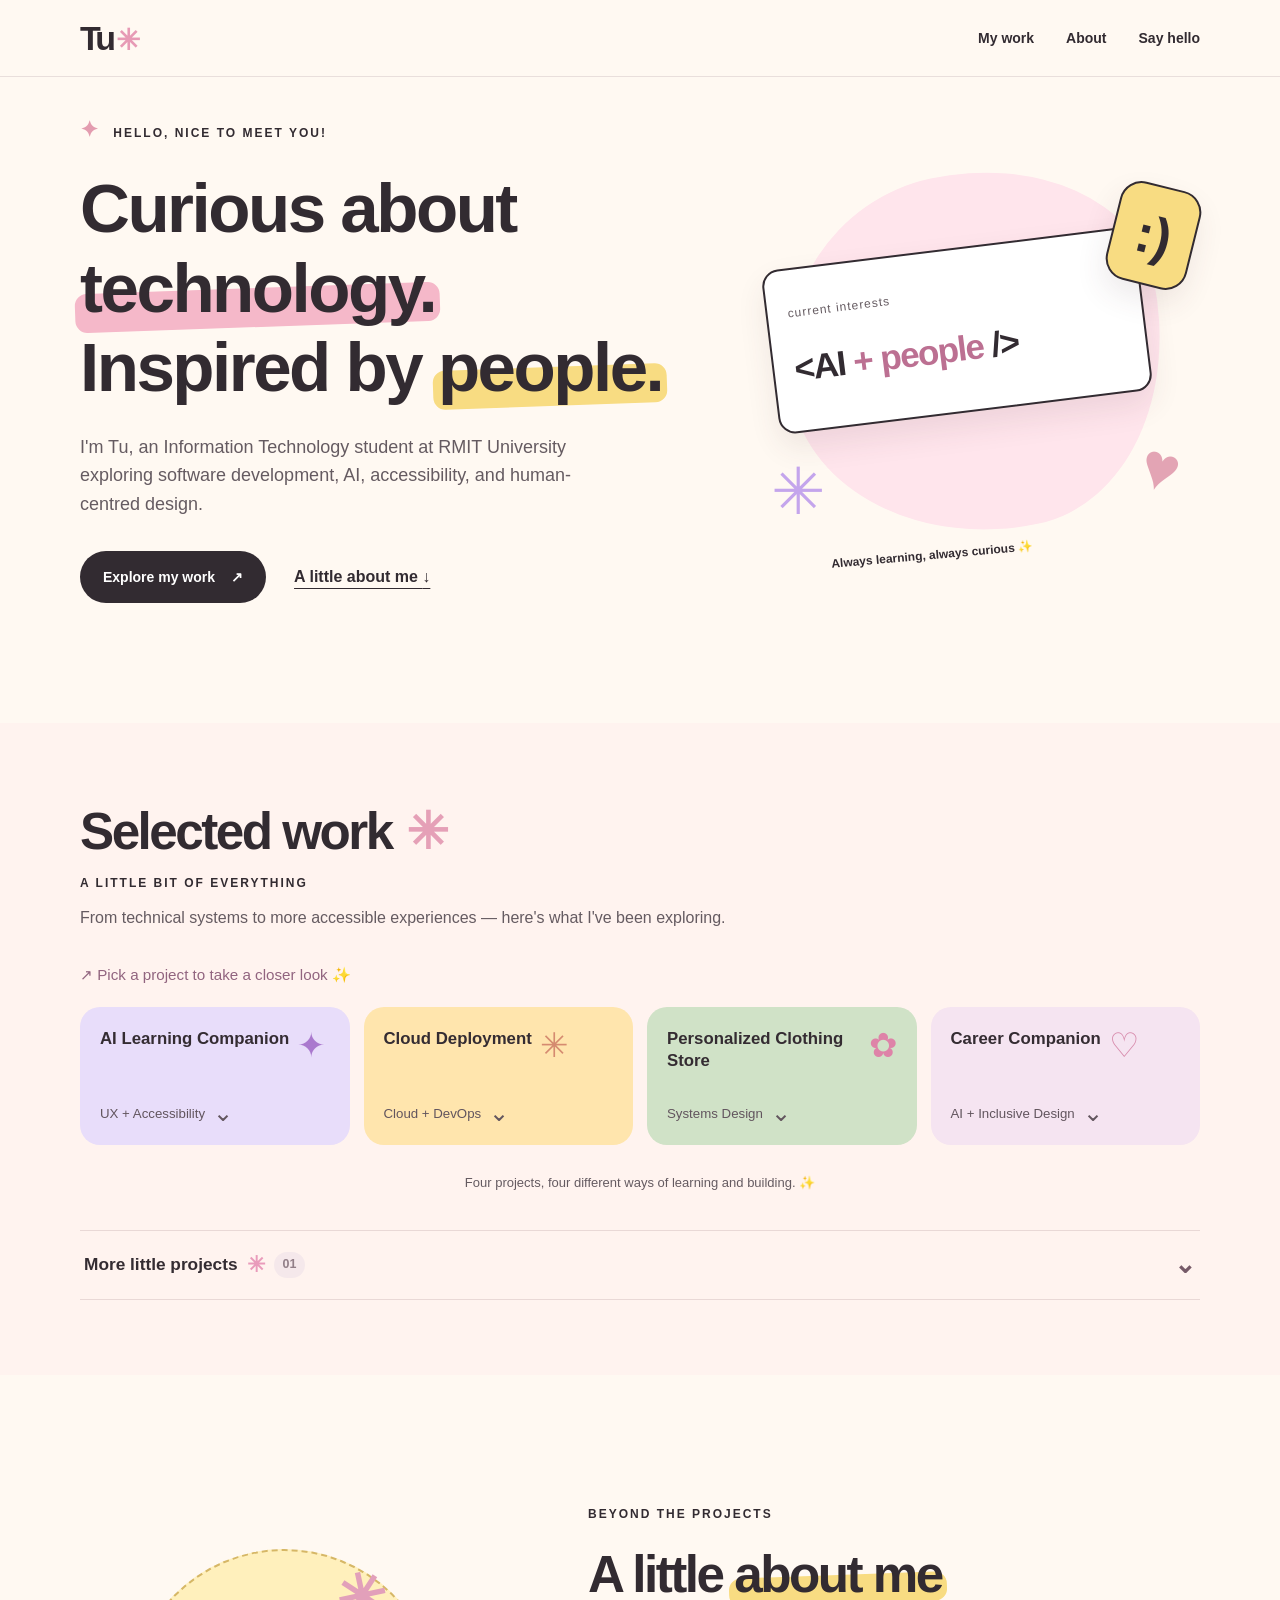
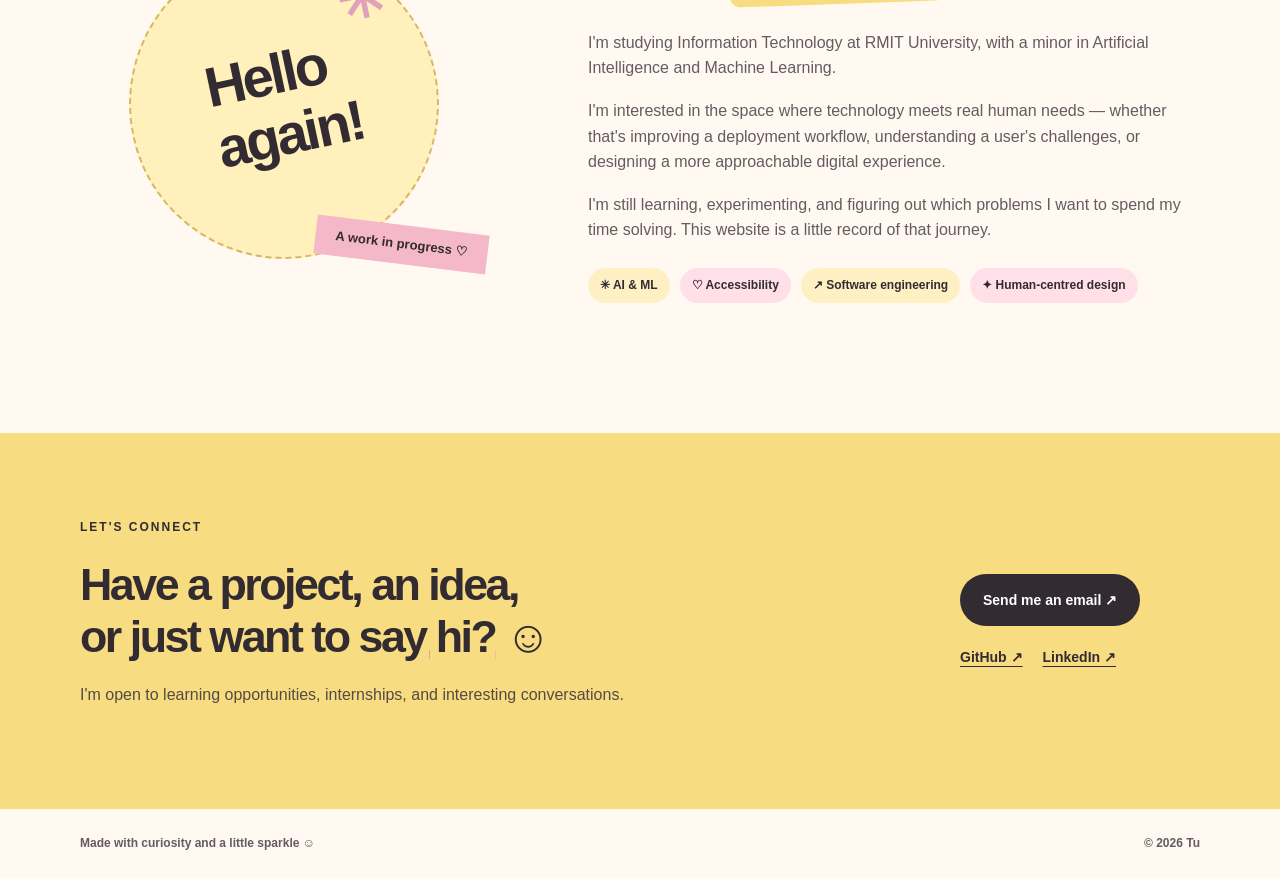
<file: index.html>
<!DOCTYPE html>
<html lang="en">

<head>
  <meta charset="UTF-8" />
  <meta name="viewport" content="width=device-width, initial-scale=1.0" />
  <meta name="description" content="Portfolio of an RMIT Information Technology student exploring software development, AI and human-centred design." />
  <meta name="theme-color" content="#fff9f2" />
  <title>Tu | IT & Human-Centred Technology</title>
  <link rel="stylesheet" href="styles/styles.css" />
  <script src="scripts/script.js" defer></script>
</head>

<body>
  <a class="skip-link" href="#main">Skip to content</a>
  <header class="site-header">
    <nav class="nav container" aria-label="Main navigation">
      <a class="logo" href="#home" aria-label="Tu, back to home">Tu<span class="logo-dot">✳</span></a>
      <button class="menu-toggle" type="button" aria-expanded="false" aria-controls="nav-links" aria-label="Open navigation menu"><span></span><span></span><span></span></button>
      <div class="nav-links" id="nav-links">
        <a href="#work">My work</a><a href="#about">About</a><a href="#contact">Say hello</a>
      </div>
    </nav>
  </header>

  <main id="main">
    <section class="hero container" id="home" aria-labelledby="hero-title">
      <div class="hero-copy">
        <p class="eyebrow"><span class="sparkle" aria-hidden="true">✦</span> HELLO, NICE TO MEET YOU!</p>
        <h1 id="hero-title">Curious about <span class="highlight highlight-pink">technology.</span><br />Inspired by <span class="highlight highlight-yellow">people.</span></h1>
        <p class="hero-description">I'm Tu, an Information Technology student at RMIT University exploring software development, AI, accessibility, and human-centred design.</p>
        <div class="hero-actions"><a class="button button-primary" href="#work">Explore my work <span aria-hidden="true">↗</span></a><a class="text-link" href="#about">A little about me <span aria-hidden="true">↓</span></a></div>
      </div>
      <div class="hero-art" aria-hidden="true">
        <div class="art-blob"></div>
        <div class="art-card card-code"><span class="mini-label">current interests</span><span class="code-line">&lt;AI <b>+ people</b> /&gt;</span></div>
        <div class="art-card card-smile">:)</div>
        <div class="art-sticker sticker-star">✳</div>
        <div class="art-sticker sticker-heart">♥</div>
        <div class="art-caption">Always learning, always curious ✨</div>
      </div>
    </section>

    <section class="work-section" id="work" aria-labelledby="work-title">
      <div class="container">
        <div class="section-heading">
          <h2 id="work-title">Selected <span class="underline-swoosh">work</span><span class="title-star" aria-hidden="true">✳</span></h2>
          <p class="eyebrow">A LITTLE BIT OF EVERYTHING</p>
          <p class="section-description">From technical systems to more accessible experiences — here's what I've been exploring.</p>
        </div>
        <p class="work-instruction">↗ Pick a project to take a closer look ✨</p>
        <div class="project-tiles" aria-label="Choose a project">
          <button type="button" class="project-tile tile-learning" aria-expanded="false" aria-controls="project-preview" data-project="0">
            <span class="tile-top"><span class="tile-name">AI Learning Companion</span><span class="tile-symbol" aria-hidden="true">✦</span></span>
            <span class="tile-bottom"><span>UX + Accessibility</span><span class="tile-chevron" aria-hidden="true">⌄</span></span>
          </button>
          <button type="button" class="project-tile tile-deploy" aria-expanded="false" aria-controls="project-preview" data-project="1">
            <span class="tile-top"><span class="tile-name">Cloud Deployment</span><span class="tile-symbol" aria-hidden="true">✳</span></span>
            <span class="tile-bottom"><span>Cloud + DevOps</span><span class="tile-chevron" aria-hidden="true">⌄</span></span>
          </button>
          <button type="button" class="project-tile tile-store" aria-expanded="false" aria-controls="project-preview" data-project="2">
            <span class="tile-top"><span class="tile-name">Personalized Clothing Store</span><span class="tile-symbol" aria-hidden="true">✿</span></span>
            <span class="tile-bottom"><span>Systems Design</span><span class="tile-chevron" aria-hidden="true">⌄</span></span>
          </button>
          <button type="button" class="project-tile tile-career" aria-expanded="false" aria-controls="project-preview" data-project="3">
            <span class="tile-top"><span class="tile-name">Career Companion</span><span class="tile-symbol" aria-hidden="true">♡</span></span>
            <span class="tile-bottom"><span>AI + Inclusive Design</span><span class="tile-chevron" aria-hidden="true">⌄</span></span>
          </button>
        </div>
        <div id="project-preview" class="project-preview" hidden>
          <div class="project-preview-item" data-preview="0" hidden>
          <a class="project-card project-card-link" href="pages/ai-learning-companion.html" aria-label="View AI Learning Companion case study">
            <div class="project-art art-learning"><span class="art-symbol" aria-hidden="true">✦</span>
              <div class="mock-window">
                <div class="mock-dots"><i></i><i></i><i></i></div>
                <div class="mock-title">Learning companion</div>
                <div class="mock-bubble">Need a hint? 💡</div>
                <div class="mock-line"></div>
                <div class="mock-line short"></div>
              </div>
            </div>
            <div class="project-body">
              <div class="tags"><span>UX research</span><span>Accessibility</span><span>Prototype</span></div>
              <h3>AI Learning Companion</h3>
              <p>Exploring contextual learning support for learners with ADHD, with explanations, hints, and understanding checks.</p>
              <p class="project-note">Interactive prototype · predefined responses</p>
              <span class="project-cta">View case study <span aria-hidden="true">↗</span></span>
            </div>
          </a>
          </div>
          <div class="project-preview-item" data-preview="1" hidden>
          <a class="project-card project-card-link" href="pages/containerised-web-app-deployment.html" aria-label="View Containerised Web App Deployment case study">
            <div class="project-art art-deploy"><span class="art-symbol" aria-hidden="true">✳</span>
              <div class="pipeline" aria-hidden="true"><span>Build</span><b>→</b><span>Deploy</span><b>→</b><span>Check</span></div>
              <div class="pipeline-caption">rollback ready ↩</div>
            </div>
            <div class="project-body">
              <div class="tags"><span>Docker</span><span>AWS</span><span>CI/CD</span></div>
              <h3>Containerised Web App Deployment</h3>
              <p>Building frontend containers, configuring Nginx routing, and testing automated rollback for deployment failures.</p>
              <p class="project-note">Team project · frontend & rollback contributions</p>
              <span class="project-cta">View case study <span aria-hidden="true">↗</span></span>
            </div>
          </a>
          </div>
          <div class="project-preview-item" data-preview="2" hidden>
          <a class="project-card project-card-link" href="pages/personalised-clothing-store.html" aria-label="View Personalised Clothing Store case study">
            <div class="project-art art-store"><span class="art-symbol" aria-hidden="true">✿</span>
              <div class="diagram" aria-hidden="true"><span>Requirements</span><b>↓</b><span>System design</span><b>↓</b><span>Test plans</span></div>
            </div>
            <div class="project-body">
              <div class="tags"><span>Team leadership</span><span>UML</span><span>System design</span></div>
              <h3>Personalised Clothing Store</h3>
              <p>Leading requirements and system design for a proposed clothing customisation platform, from UML models to documentation reviews.</p>
              <p class="project-note">Academic design project · not a deployed product</p>
              <span class="project-cta">View case study <span aria-hidden="true">↗</span></span>
            </div>
          </a>
          </div>
          <div class="project-preview-item" data-preview="3" hidden>
          <a class="project-card project-card-link" href="pages/career-companion.html" aria-label="View Career Companion case study">
            <div class="project-art art-career"><span class="art-symbol" aria-hidden="true">♡</span>
              <div class="resume-card">
                <div class="resume-avatar">✿</div>
                <div class="resume-lines"><i></i><i></i><i></i></div>
                <div class="resume-pill">CV preview ✓</div>
              </div>
            </div>
            <div class="project-body">
              <div class="tags"><span>Inclusive design</span><span>AI concept</span><span>Hackathon</span></div>
              <h3>Career Companion</h3>
              <p>A bilingual CV-building and job-discovery concept designed around more accessible recruitment experiences.</p>
              <p class="project-note">Figma Make prototype · proposed integrations</p>
              <span class="project-cta">View case study <span aria-hidden="true">↗</span></span>
            </div>
          </a>
          </div>
        </div>
        <p class="work-footnote">Four projects, four different ways of learning and building. ✨</p>
        <details class="more-projects" id="more-projects">
          <summary class="more-projects-toggle"><span class="more-projects-label">More little projects <span class="more-projects-asterisk" aria-hidden="true">✳</span> <span class="more-projects-count">01</span></span><span class="more-projects-chevron" aria-hidden="true">⌄</span></summary>
          <div class="more-projects-content">
            <a class="beaute-mini-card" href="pages/beaute-damies.html"><span class="beaute-mini-icon" aria-hidden="true">୨୧</span><span class="beaute-mini-copy"><strong>Beauté d’Amies</strong><small>Full-stack beauty e-commerce · Web Programming Studio</small><span class="beaute-mini-action">View case study ↗</span></span><span class="beaute-mini-spark" aria-hidden="true">୨୧</span></a>
          </div>
        </details>
      </div>
    </section>

    <section class="about-section container" id="about" aria-labelledby="about-title">
      <div class="about-art" aria-hidden="true">
        <div class="about-circle"><span>Hello<br />again!</span><b>✳</b></div>
        <div class="about-tape">A work in progress ♡</div>
      </div>
      <div class="about-copy">
        <p class="eyebrow">BEYOND THE PROJECTS</p>
        <h2 id="about-title">A little <span class="highlight highlight-yellow">about me</span></h2>
        <p>I'm studying Information Technology at RMIT University, with a minor in Artificial Intelligence and Machine Learning.</p>
        <p>I'm interested in the space where technology meets real human needs — whether that's improving a deployment workflow, understanding a user's challenges, or designing a more approachable digital experience.</p>
        <p>I'm still learning, experimenting, and figuring out which problems I want to spend my time solving. This website is a little record of that journey.</p>
        <div class="interest-list"><span>✳ AI & ML</span><span>♡ Accessibility</span><span>↗ Software engineering</span><span>✦ Human-centred design</span></div>
      </div>
    </section>

    <section class="contact-section" id="contact" aria-labelledby="contact-title">
      <div class="container contact-inner">
        <div>
          <p class="eyebrow">LET'S CONNECT</p>
          <h2 id="contact-title">Have a project, an idea,<br />or just want to <em>say hi?</em> <span aria-hidden="true">☺</span></h2>
          <p>I'm open to learning opportunities, internships, and interesting conversations.</p>
        </div>
        <div class="contact-actions"><a class="button button-primary" href="mailto:vongocthanhtu070201@gmail.com">Send me an email ↗</a>
          <div class="social-links"><a href="https://github.com/TuVo712" target="_blank" rel="noopener noreferrer">GitHub ↗</a><a href="https://www.linkedin.com/" target="_blank" rel="noopener noreferrer">LinkedIn ↗</a></div>
        </div>
      </div>
    </section>
  </main>
  <footer class="footer container"><span>Made with curiosity and a little sparkle <span class="footer-symbol" aria-hidden="true">☺</span></span><span>© <span id="year">2026</span> Tu</span></footer>
  <a class="home-to-top" href="#top" aria-label="Back to top" title="Back to top">↑</a>
  <script src="scripts/back-to-top.js" defer></script>
</body>

</html>
</file>
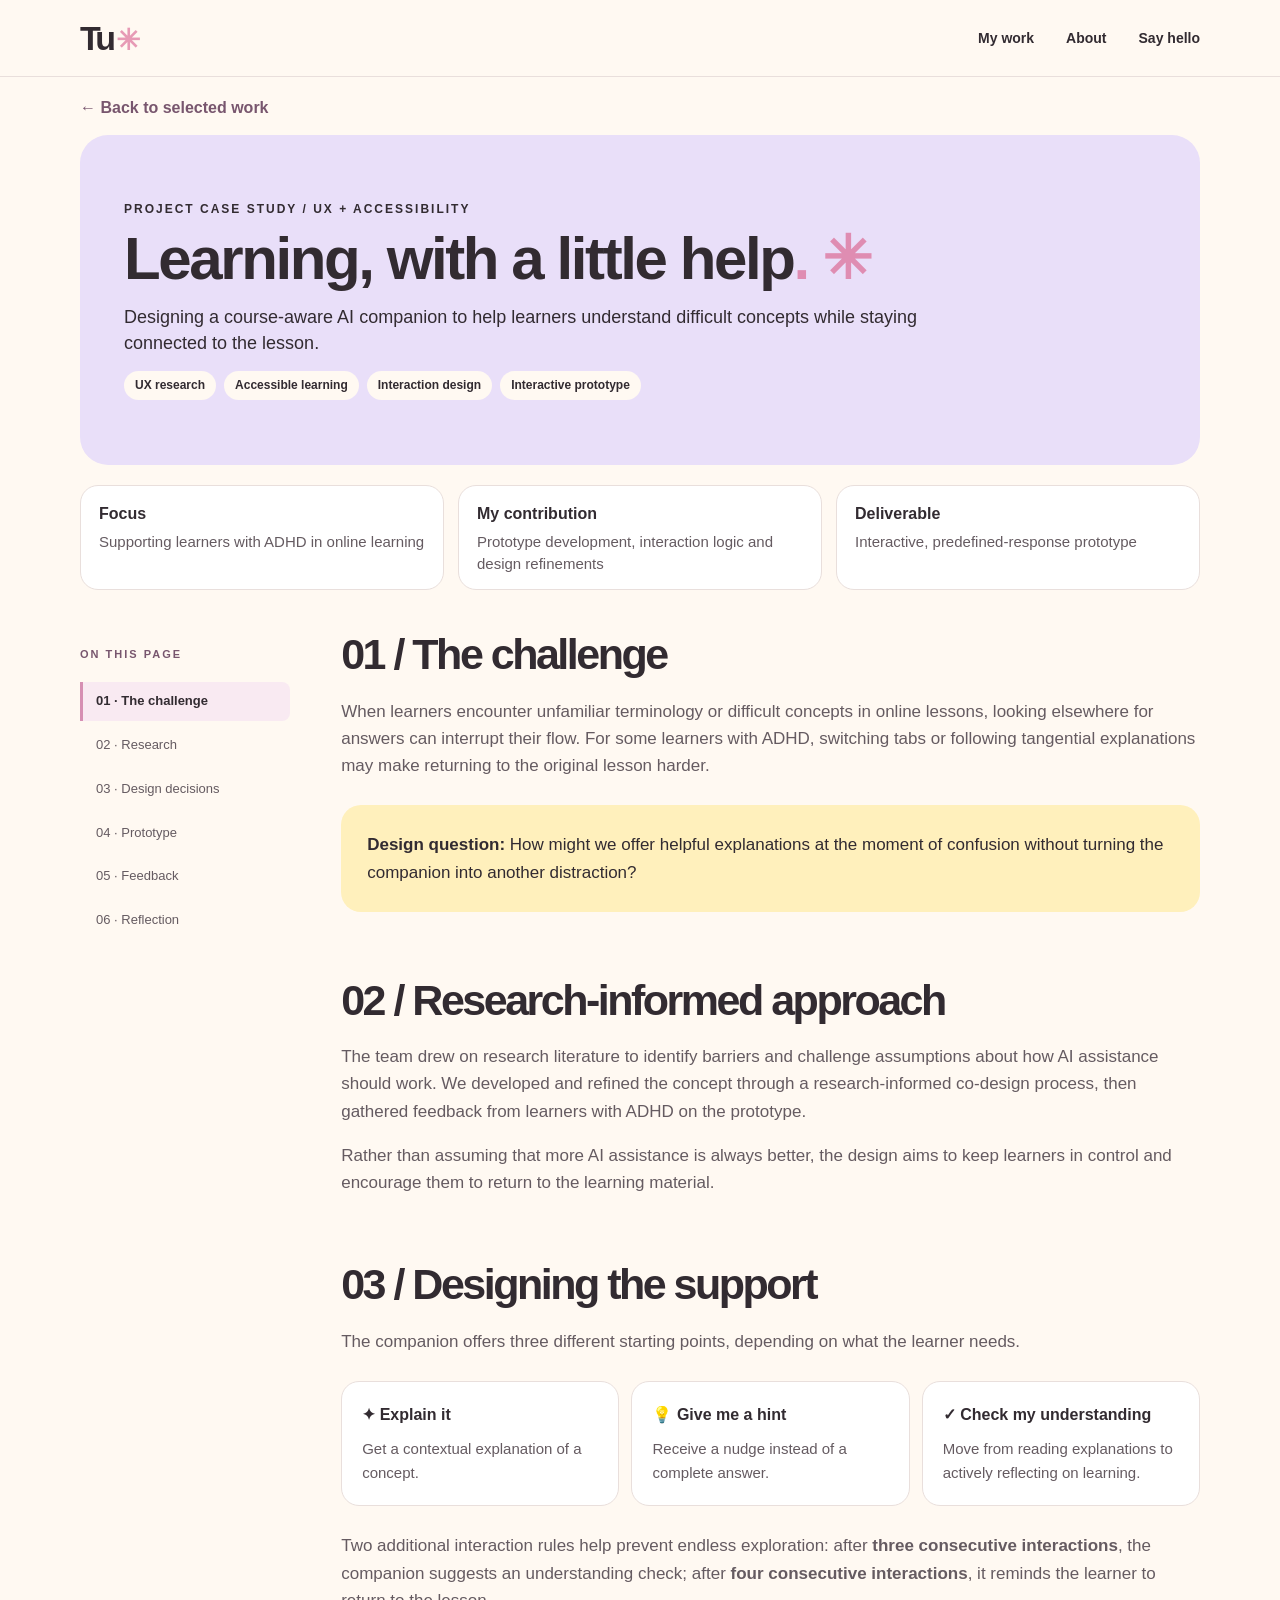
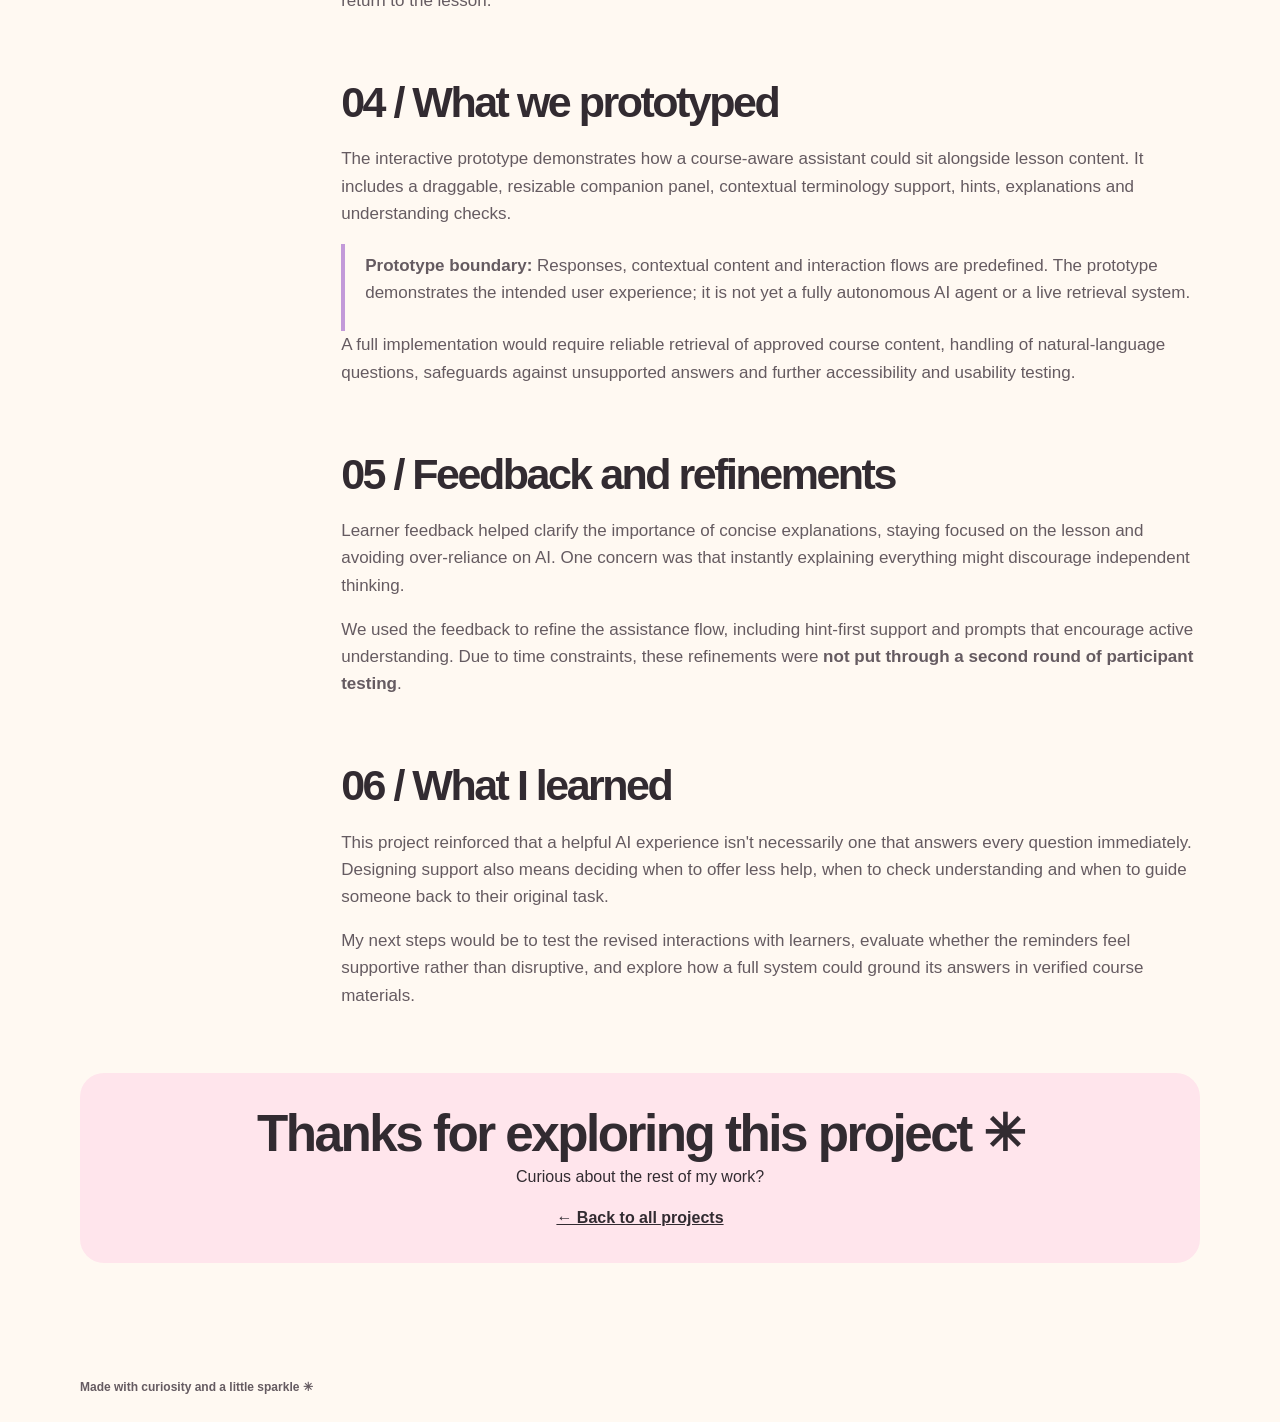
<file: ai-learning-companion.html>
<!doctype html>
<html lang="en">

<head>
  <meta charset="utf-8">
  <meta name="viewport" content="width=device-width, initial-scale=1">
  <meta name="description" content="A case study of a course-aware AI learning companion prototype, exploring accessible learning support, hints and understanding checks.">
  <title>AI Learning Companion | Tu</title>
  <link rel="stylesheet" href="styles.css">
  <link rel="stylesheet" href="case-study.css">
</head>

<body><a class="skip-link" href="#main">Skip to content</a>
  <header class="site-header">
    <nav class="nav container" aria-label="Main navigation"><a class="logo" href="index.html#home" aria-label="Tu, back to home">Tu<span class="logo-dot">✳</span></a>
      <div class="nav-links"><a href="index.html#work">My work</a><a href="index.html#about">About</a><a href="index.html#contact">Say hello</a></div>
    </nav>
  </header>
  <main id="main">
    <div class="container case-header"><a class="case-back" href="index.html#work">← Back to selected work</a>
      <div class="case-hero">
        <p class="case-kicker">PROJECT CASE STUDY / UX + ACCESSIBILITY</p>
        <h1>Learning, with a little help<span class="case-star">. ✳</span></h1>
        <p>Designing a course-aware AI companion to help learners understand difficult concepts while staying connected to the lesson.</p>
        <div class="case-tags"><span>UX research</span><span>Accessible learning</span><span>Interaction design</span><span>Interactive prototype</span></div>
      </div>
    </div>
    <div class="container case-main">
      <div class="case-facts">
        <div class="case-fact"><strong>Focus</strong>
          <p>Supporting learners with ADHD in online learning</p>
        </div>
        <div class="case-fact"><strong>My contribution</strong>
          <p>Prototype development, interaction logic and design refinements</p>
        </div>
        <div class="case-fact"><strong>Deliverable</strong>
          <p>Interactive, predefined-response prototype</p>
        </div>
      </div>
      <div class="case-reading-layout">
        <aside class="case-toc" aria-label="On this page">
          <p class="case-toc-title">ON THIS PAGE</p>
          <nav aria-label="Case study sections"><a href="#problem">01 · The challenge</a><a href="#approach">02 · Research</a><a href="#design">03 · Design decisions</a><a href="#prototype">04 · Prototype</a><a href="#feedback">05 · Feedback</a><a href="#reflection">06 · Reflection</a></nav>
        </aside>
        <div class="case-reading-content">
          <div class="case-mobile-jump"><label for="case-jump">Jump to section</label><select id="case-jump">
              <option value="">Choose a section…</option>
              <option value="problem">01 · The challenge</option>
              <option value="approach">02 · Research</option>
              <option value="design">03 · Design decisions</option>
              <option value="prototype">04 · Prototype</option>
              <option value="feedback">05 · Feedback</option>
              <option value="reflection">06 · Reflection</option>
            </select></div>
          <section class="case-section" aria-labelledby="problem">
            <h2 id="problem">01 / The challenge</h2>
            <p>When learners encounter unfamiliar terminology or difficult concepts in online lessons, looking elsewhere for answers can interrupt their flow. For some learners with ADHD, switching tabs or following tangential explanations may make returning to the original lesson harder.</p>
            <div class="case-callout">
              <p><strong>Design question:</strong> How might we offer helpful explanations at the moment of confusion without turning the companion into another distraction?</p>
            </div>
          </section>
          <section class="case-section" aria-labelledby="approach">
            <h2 id="approach">02 / Research-informed approach</h2>
            <p>The team drew on research literature to identify barriers and challenge assumptions about how AI assistance should work. We developed and refined the concept through a research-informed co-design process, then gathered feedback from learners with ADHD on the prototype.</p>
            <p>Rather than assuming that more AI assistance is always better, the design aims to keep learners in control and encourage them to return to the learning material.</p>
          </section>
          <section class="case-section" aria-labelledby="design">
            <h2 id="design">03 / Designing the support</h2>
            <p>The companion offers three different starting points, depending on what the learner needs.</p>
            <div class="case-steps">
              <div class="case-step"><b>✦ Explain it</b>
                <p>Get a contextual explanation of a concept.</p>
              </div>
              <div class="case-step"><b>💡 Give me a hint</b>
                <p>Receive a nudge instead of a complete answer.</p>
              </div>
              <div class="case-step"><b>✓ Check my understanding</b>
                <p>Move from reading explanations to actively reflecting on learning.</p>
              </div>
            </div>
            <p>Two additional interaction rules help prevent endless exploration: after <strong>three consecutive interactions</strong>, the companion suggests an understanding check; after <strong>four consecutive interactions</strong>, it reminds the learner to return to the lesson.</p>
          </section>
          <section class="case-section" aria-labelledby="prototype">
            <h2 id="prototype">04 / What we prototyped</h2>
            <p>The interactive prototype demonstrates how a course-aware assistant could sit alongside lesson content. It includes a draggable, resizable companion panel, contextual terminology support, hints, explanations and understanding checks.</p>
            <div class="case-notice">
              <p><strong>Prototype boundary:</strong> Responses, contextual content and interaction flows are predefined. The prototype demonstrates the intended user experience; it is not yet a fully autonomous AI agent or a live retrieval system.</p>
            </div>
            <p>A full implementation would require reliable retrieval of approved course content, handling of natural-language questions, safeguards against unsupported answers and further accessibility and usability testing.</p>
          </section>
          <section class="case-section" aria-labelledby="feedback">
            <h2 id="feedback">05 / Feedback and refinements</h2>
            <p>Learner feedback helped clarify the importance of concise explanations, staying focused on the lesson and avoiding over-reliance on AI. One concern was that instantly explaining everything might discourage independent thinking.</p>
            <p>We used the feedback to refine the assistance flow, including hint-first support and prompts that encourage active understanding. Due to time constraints, these refinements were <strong>not put through a second round of participant testing</strong>.</p>
          </section>
          <section class="case-section" aria-labelledby="reflection">
            <h2 id="reflection">06 / What I learned</h2>
            <p>This project reinforced that a helpful AI experience isn't necessarily one that answers every question immediately. Designing support also means deciding when to offer less help, when to check understanding and when to guide someone back to their original task.</p>
            <p>My next steps would be to test the revised interactions with learners, evaluate whether the reminders feel supportive rather than disruptive, and explore how a full system could ground its answers in verified course materials.</p>
          </section>
        </div>
      </div>
      <div class="case-next">
        <h2>Thanks for exploring this project ✳</h2>
        <p>Curious about the rest of my work?</p><a href="index.html#work">← Back to all projects</a>
      </div>
    </div>
  </main>
  <footer class="footer container"><span>Made with curiosity and a little sparkle ✳</span>
  <script src="case-navigation.js" defer></script>
</body>

</html>
</file>
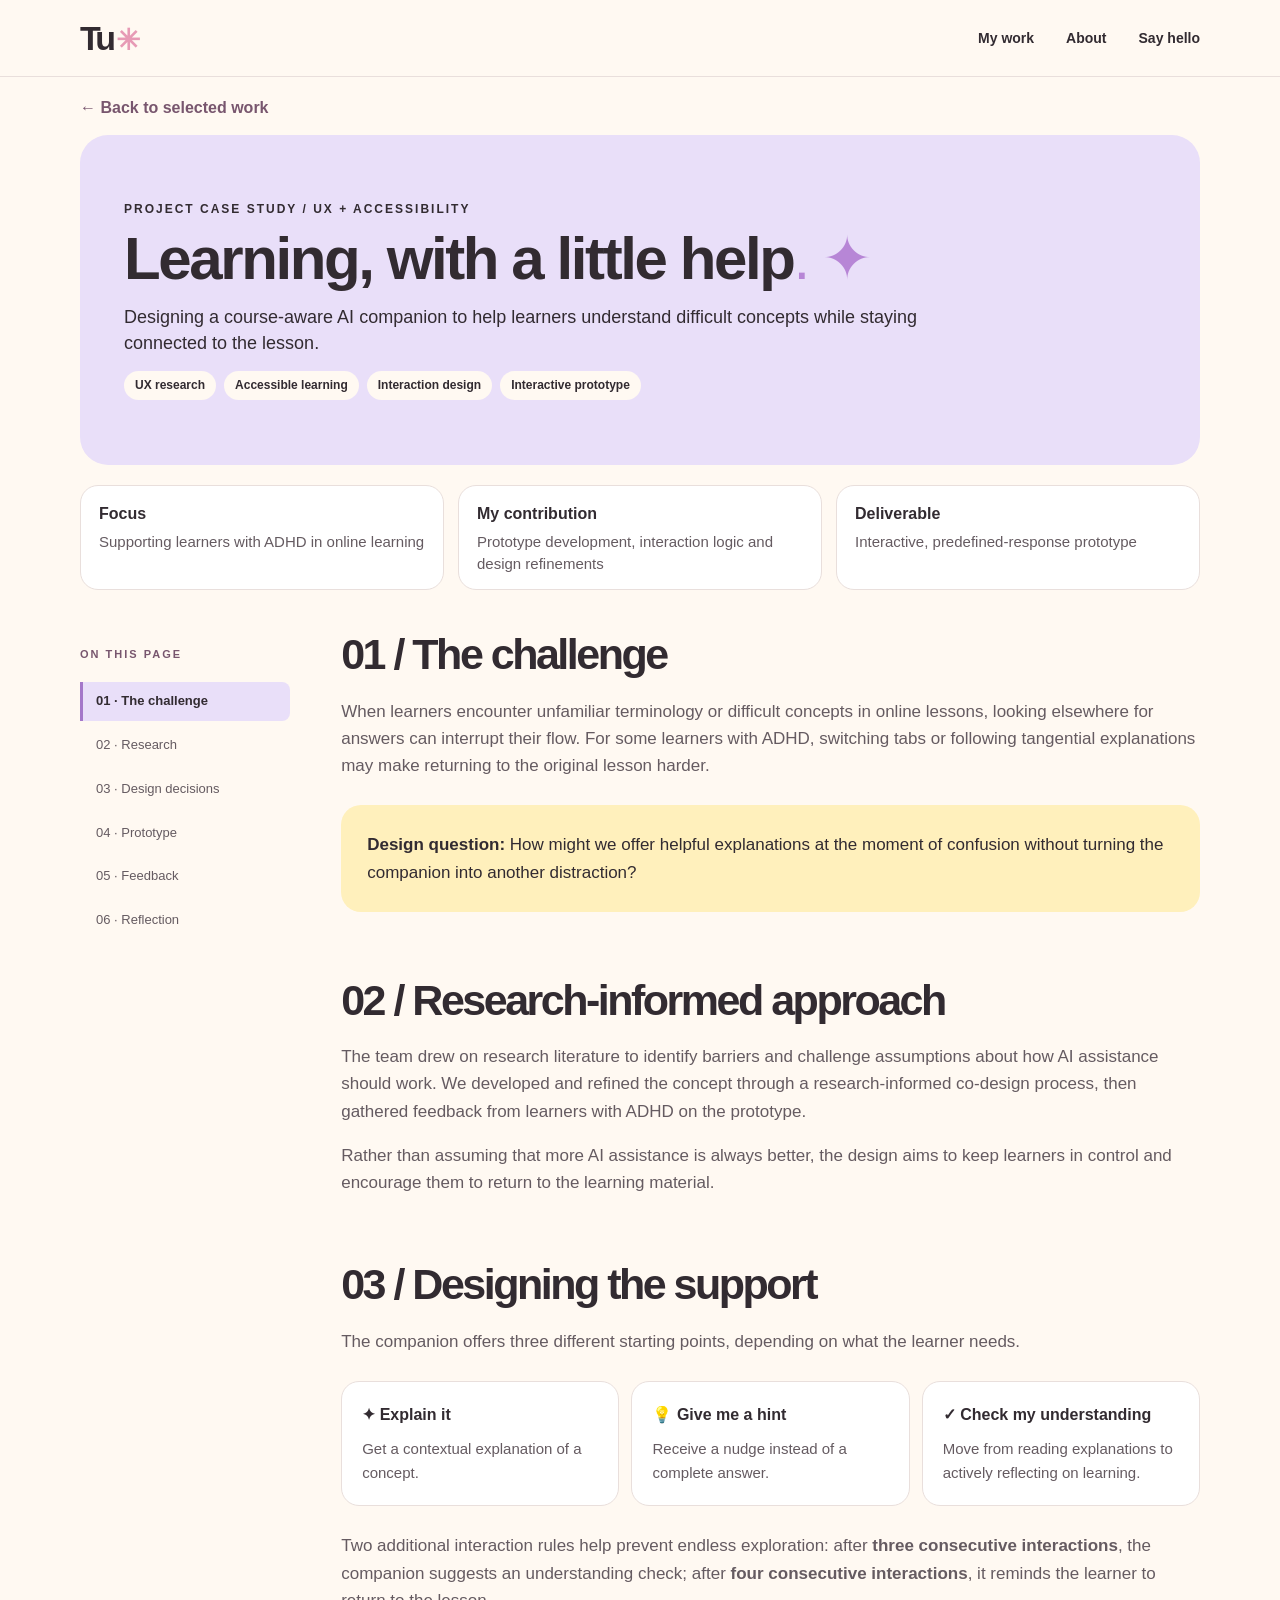
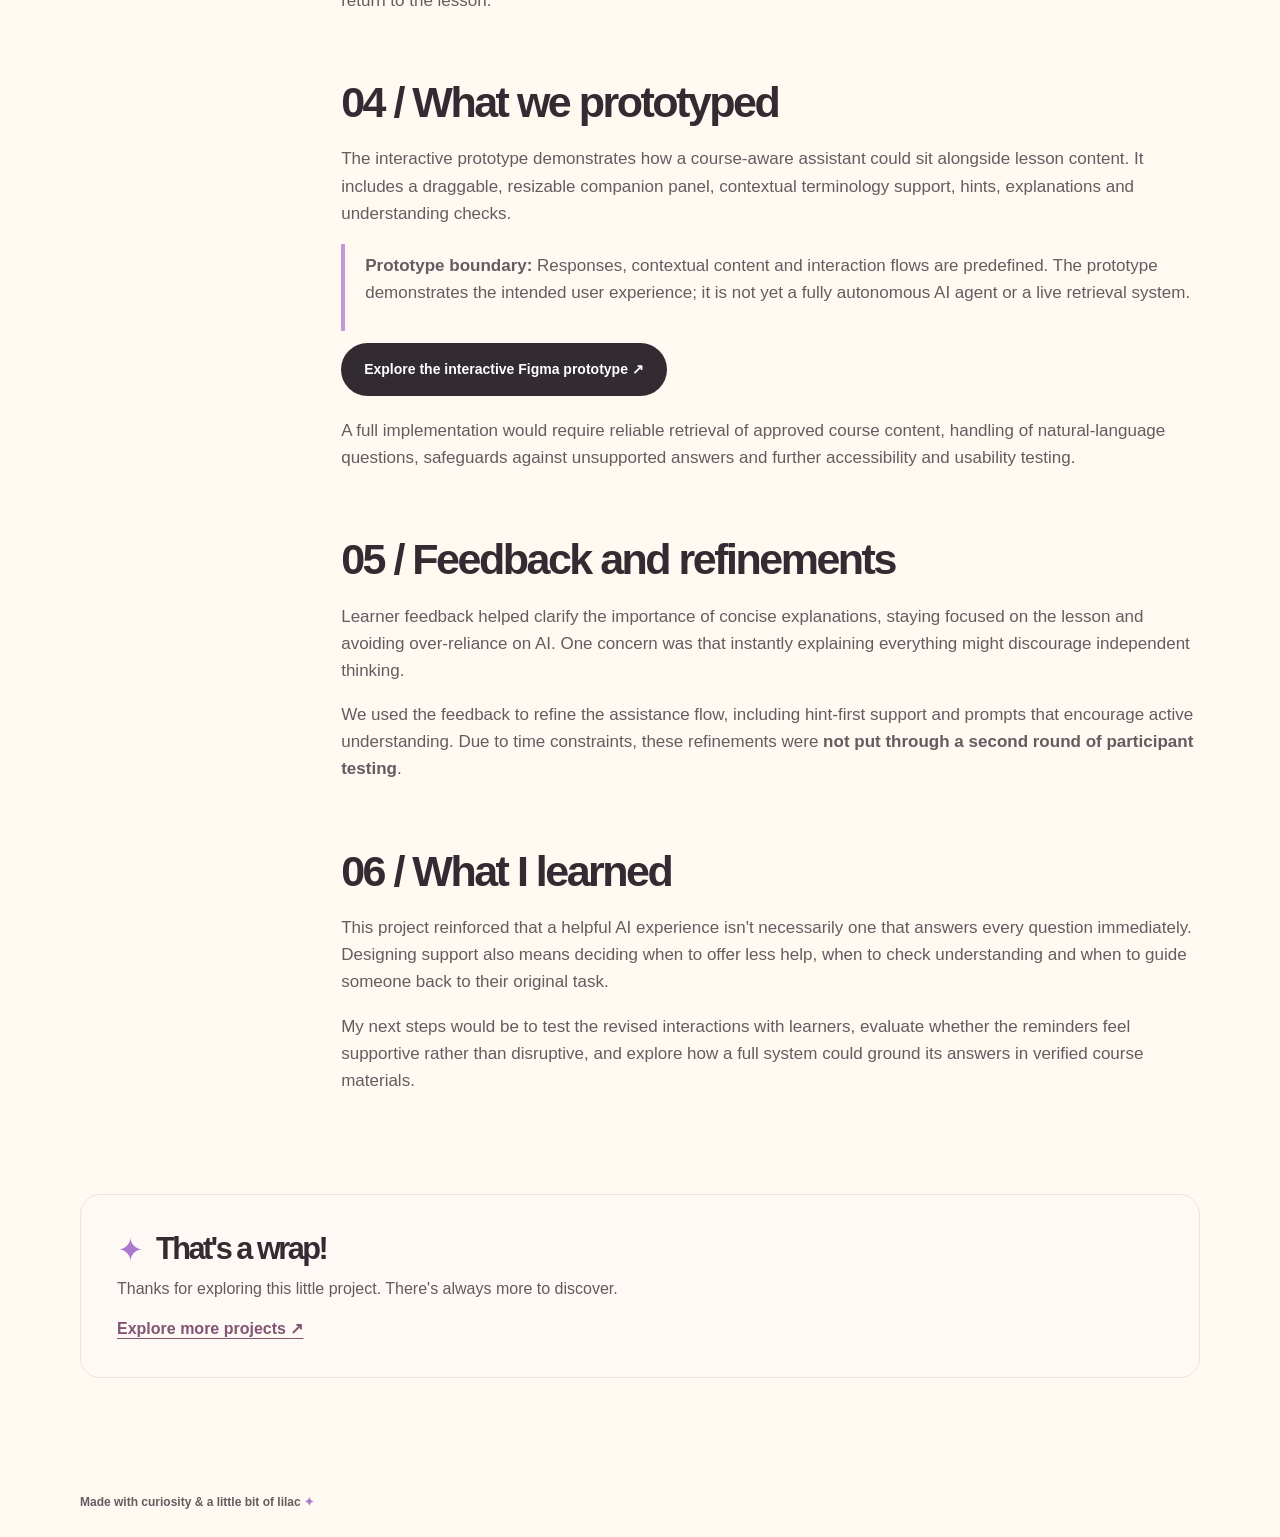
<file: pages/ai-learning-companion.html>
<!doctype html>
<html lang="en">

<head>
  <meta charset="utf-8">
  <meta name="viewport" content="width=device-width, initial-scale=1">
  <meta name="description" content="A case study of a course-aware AI learning companion prototype, exploring accessible learning support, hints and understanding checks.">
  <title>AI Learning Companion | Tu</title>
  <link rel="stylesheet" href="../styles/styles.css">
  <link rel="stylesheet" href="../styles/case-study.css">
  <link rel="stylesheet" href="../styles/project-navigation-accents.css">
</head>

<body class="project-ai"><a class="skip-link" href="#main">Skip to content</a>
  <header class="site-header">
    <nav class="nav container" aria-label="Main navigation"><a class="logo" href="../index.html#home" aria-label="Tu, back to home">Tu<span class="logo-dot">✳</span></a>
      <div class="nav-links"><a href="../index.html#work">My work</a><a href="../index.html#about">About</a><a href="../index.html#contact">Say hello</a></div>
    </nav>
  </header>
  <main id="main">
    <div class="container case-header"><a class="case-back" href="../index.html#work">← Back to selected work</a>
      <div class="case-hero">
        <p class="case-kicker">PROJECT CASE STUDY / UX + ACCESSIBILITY</p>
        <h1>Learning, with a little help<span class="hero-symbol">. ✦</span></h1>
        <p>Designing a course-aware AI companion to help learners understand difficult concepts while staying connected to the lesson.</p>
        <div class="case-tags"><span>UX research</span><span>Accessible learning</span><span>Interaction design</span><span>Interactive prototype</span></div>
      </div>
    </div>
    <div class="container case-main">
      <div class="case-facts">
        <div class="case-fact"><strong>Focus</strong>
          <p>Supporting learners with ADHD in online learning</p>
        </div>
        <div class="case-fact"><strong>My contribution</strong>
          <p>Prototype development, interaction logic and design refinements</p>
        </div>
        <div class="case-fact"><strong>Deliverable</strong>
          <p>Interactive, predefined-response prototype</p>
        </div>
      </div>
      <div class="case-reading-layout">
        <aside class="case-toc" aria-label="On this page">
          <p class="case-toc-title">ON THIS PAGE</p>
          <nav aria-label="Case study sections"><a href="#problem">01 · The challenge</a><a href="#approach">02 · Research</a><a href="#design">03 · Design decisions</a><a href="#prototype">04 · Prototype</a><a href="#feedback">05 · Feedback</a><a href="#reflection">06 · Reflection</a></nav>
        </aside>
        <div class="case-reading-content">
          <div class="case-mobile-jump"><label for="case-jump">Jump to section</label><select id="case-jump">
              <option value="">Choose a section…</option>
              <option value="problem">01 · The challenge</option>
              <option value="approach">02 · Research</option>
              <option value="design">03 · Design decisions</option>
              <option value="prototype">04 · Prototype</option>
              <option value="feedback">05 · Feedback</option>
              <option value="reflection">06 · Reflection</option>
            </select></div>
          <section class="case-section" aria-labelledby="problem">
            <h2 id="problem">01 / The challenge</h2>
            <p>When learners encounter unfamiliar terminology or difficult concepts in online lessons, looking elsewhere for answers can interrupt their flow. For some learners with ADHD, switching tabs or following tangential explanations may make returning to the original lesson harder.</p>
            <div class="case-callout">
              <p><strong>Design question:</strong> How might we offer helpful explanations at the moment of confusion without turning the companion into another distraction?</p>
            </div>
          </section>
          <section class="case-section" aria-labelledby="approach">
            <h2 id="approach">02 / Research-informed approach</h2>
            <p>The team drew on research literature to identify barriers and challenge assumptions about how AI assistance should work. We developed and refined the concept through a research-informed co-design process, then gathered feedback from learners with ADHD on the prototype.</p>
            <p>Rather than assuming that more AI assistance is always better, the design aims to keep learners in control and encourage them to return to the learning material.</p>
          </section>
          <section class="case-section" aria-labelledby="design">
            <h2 id="design">03 / Designing the support</h2>
            <p>The companion offers three different starting points, depending on what the learner needs.</p>
            <div class="case-steps">
              <div class="case-step"><b>✦ Explain it</b>
                <p>Get a contextual explanation of a concept.</p>
              </div>
              <div class="case-step"><b>💡 Give me a hint</b>
                <p>Receive a nudge instead of a complete answer.</p>
              </div>
              <div class="case-step"><b>✓ Check my understanding</b>
                <p>Move from reading explanations to actively reflecting on learning.</p>
              </div>
            </div>
            <p>Two additional interaction rules help prevent endless exploration: after <strong>three consecutive interactions</strong>, the companion suggests an understanding check; after <strong>four consecutive interactions</strong>, it reminds the learner to return to the lesson.</p>
          </section>
          <section class="case-section" aria-labelledby="prototype">
            <h2 id="prototype">04 / What we prototyped</h2>
            <p>The interactive prototype demonstrates how a course-aware assistant could sit alongside lesson content. It includes a draggable, resizable companion panel, contextual terminology support, hints, explanations and understanding checks.</p>
            <div class="case-notice">
              <p><strong>Prototype boundary:</strong> Responses, contextual content and interaction flows are predefined. The prototype demonstrates the intended user experience; it is not yet a fully autonomous AI agent or a live retrieval system.</p>
            </div>
            <p><a class="button case-prototype-link" href="https://www.figma.com/make/29sKaYu6h9y0hVLR2LFkEo/Copilot-AI-Learning-Companion?t=cBYknE8eJm7CanKX-1" target="_blank" rel="noopener noreferrer">Explore the interactive Figma prototype ↗</a></p>
            <p>A full implementation would require reliable retrieval of approved course content, handling of natural-language questions, safeguards against unsupported answers and further accessibility and usability testing.</p>
          </section>
          <section class="case-section" aria-labelledby="feedback">
            <h2 id="feedback">05 / Feedback and refinements</h2>
            <p>Learner feedback helped clarify the importance of concise explanations, staying focused on the lesson and avoiding over-reliance on AI. One concern was that instantly explaining everything might discourage independent thinking.</p>
            <p>We used the feedback to refine the assistance flow, including hint-first support and prompts that encourage active understanding. Due to time constraints, these refinements were <strong>not put through a second round of participant testing</strong>.</p>
          </section>
          <section class="case-section" aria-labelledby="reflection">
            <h2 id="reflection">06 / What I learned</h2>
            <p>This project reinforced that a helpful AI experience isn't necessarily one that answers every question immediately. Designing support also means deciding when to offer less help, when to check understanding and when to guide someone back to their original task.</p>
            <p>My next steps would be to test the revised interactions with learners, evaluate whether the reminders feel supportive rather than disruptive, and explore how a full system could ground its answers in verified course materials.</p>
          </section>
        </div>
      </div>
      <div class="case-next" style="--closing-accent: #aa79ce">
        <div class="case-next-heading"><span class="case-next-symbol" aria-hidden="true">✦</span><h2>That's a wrap!</h2></div>
        <p>Thanks for exploring this little project. There's always more to discover.</p>
        <a href="../index.html#work">Explore more projects <span aria-hidden="true">↗</span></a>
      </div>
    </div>
  </main>
  <footer class="footer container"><span>Made with curiosity &amp; a little bit of lilac <span class="footer-symbol" style="color: #aa79ce" aria-hidden="true">✦</span></span><a class="case-to-top" href="#main" aria-label="Back to top" title="Back to top">↑</a>
  <script src="../scripts/case-navigation.js" defer></script>
</body>

</html>
</file>
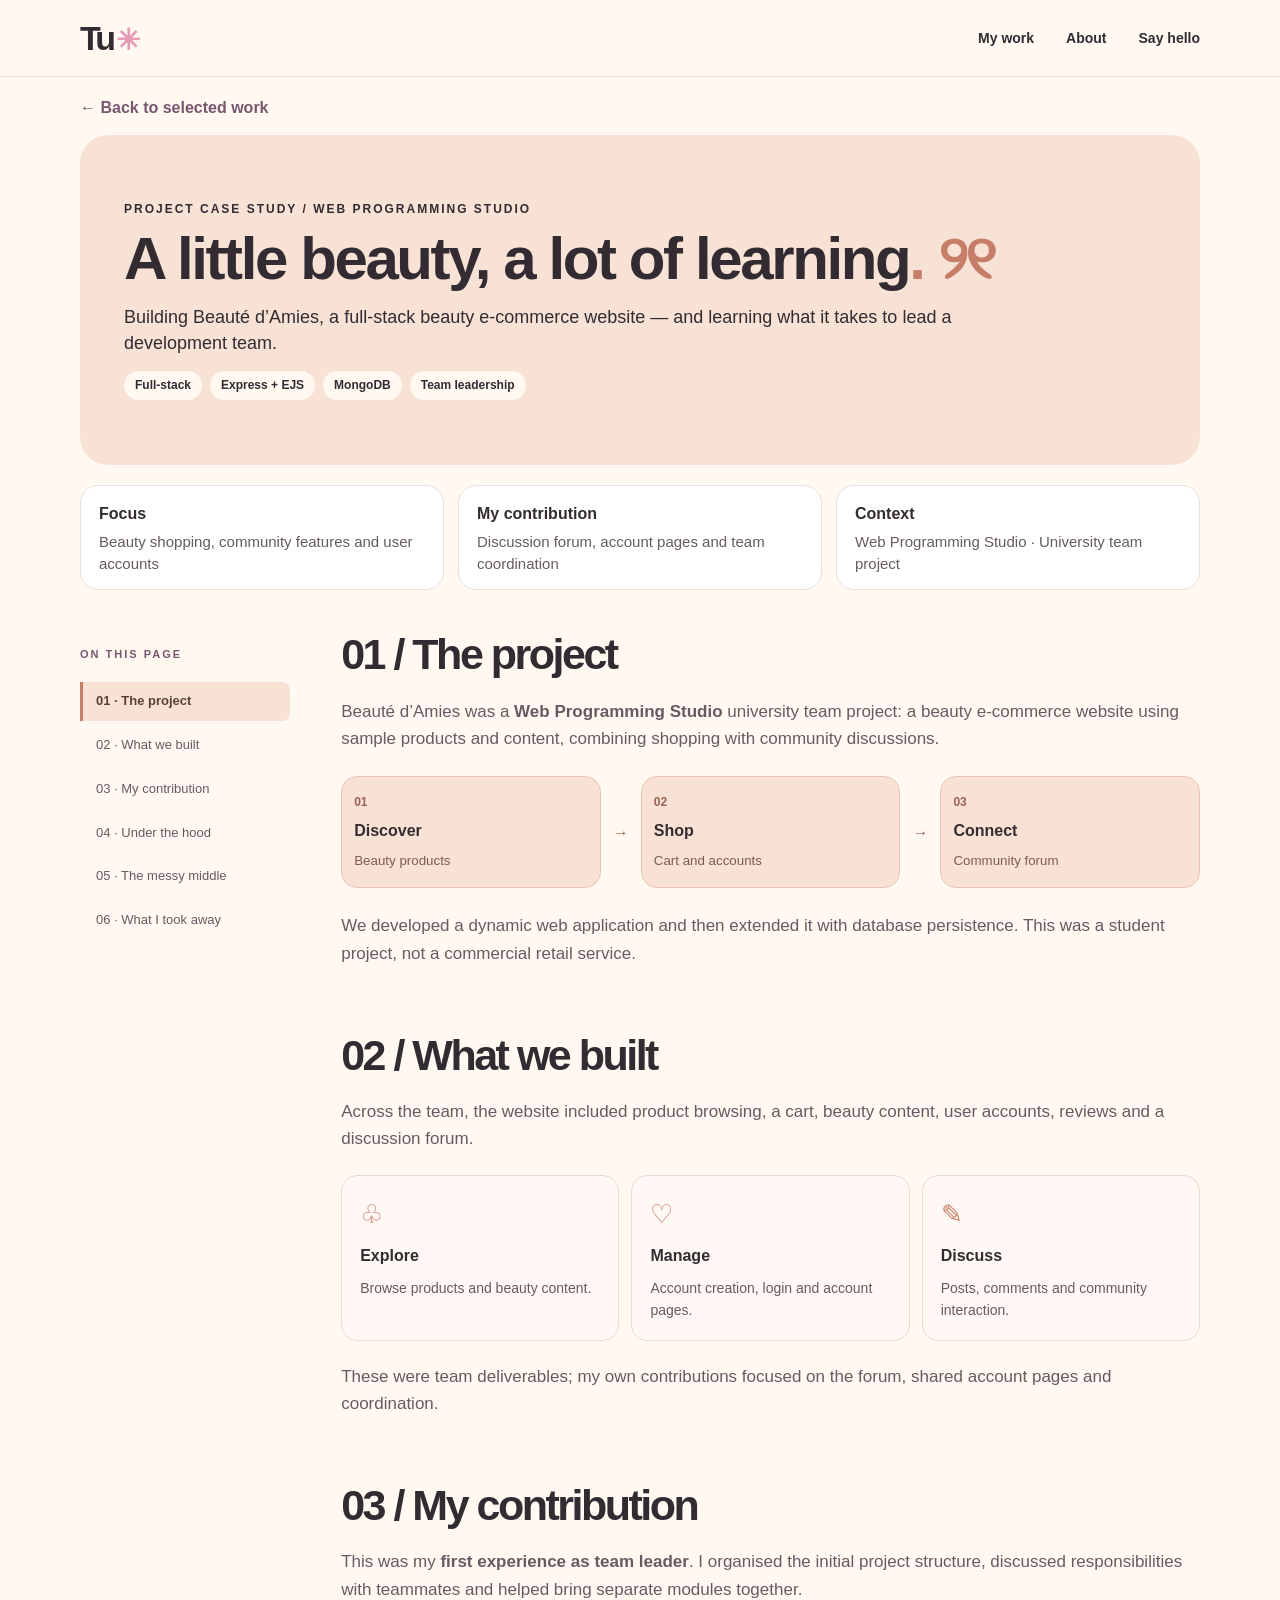
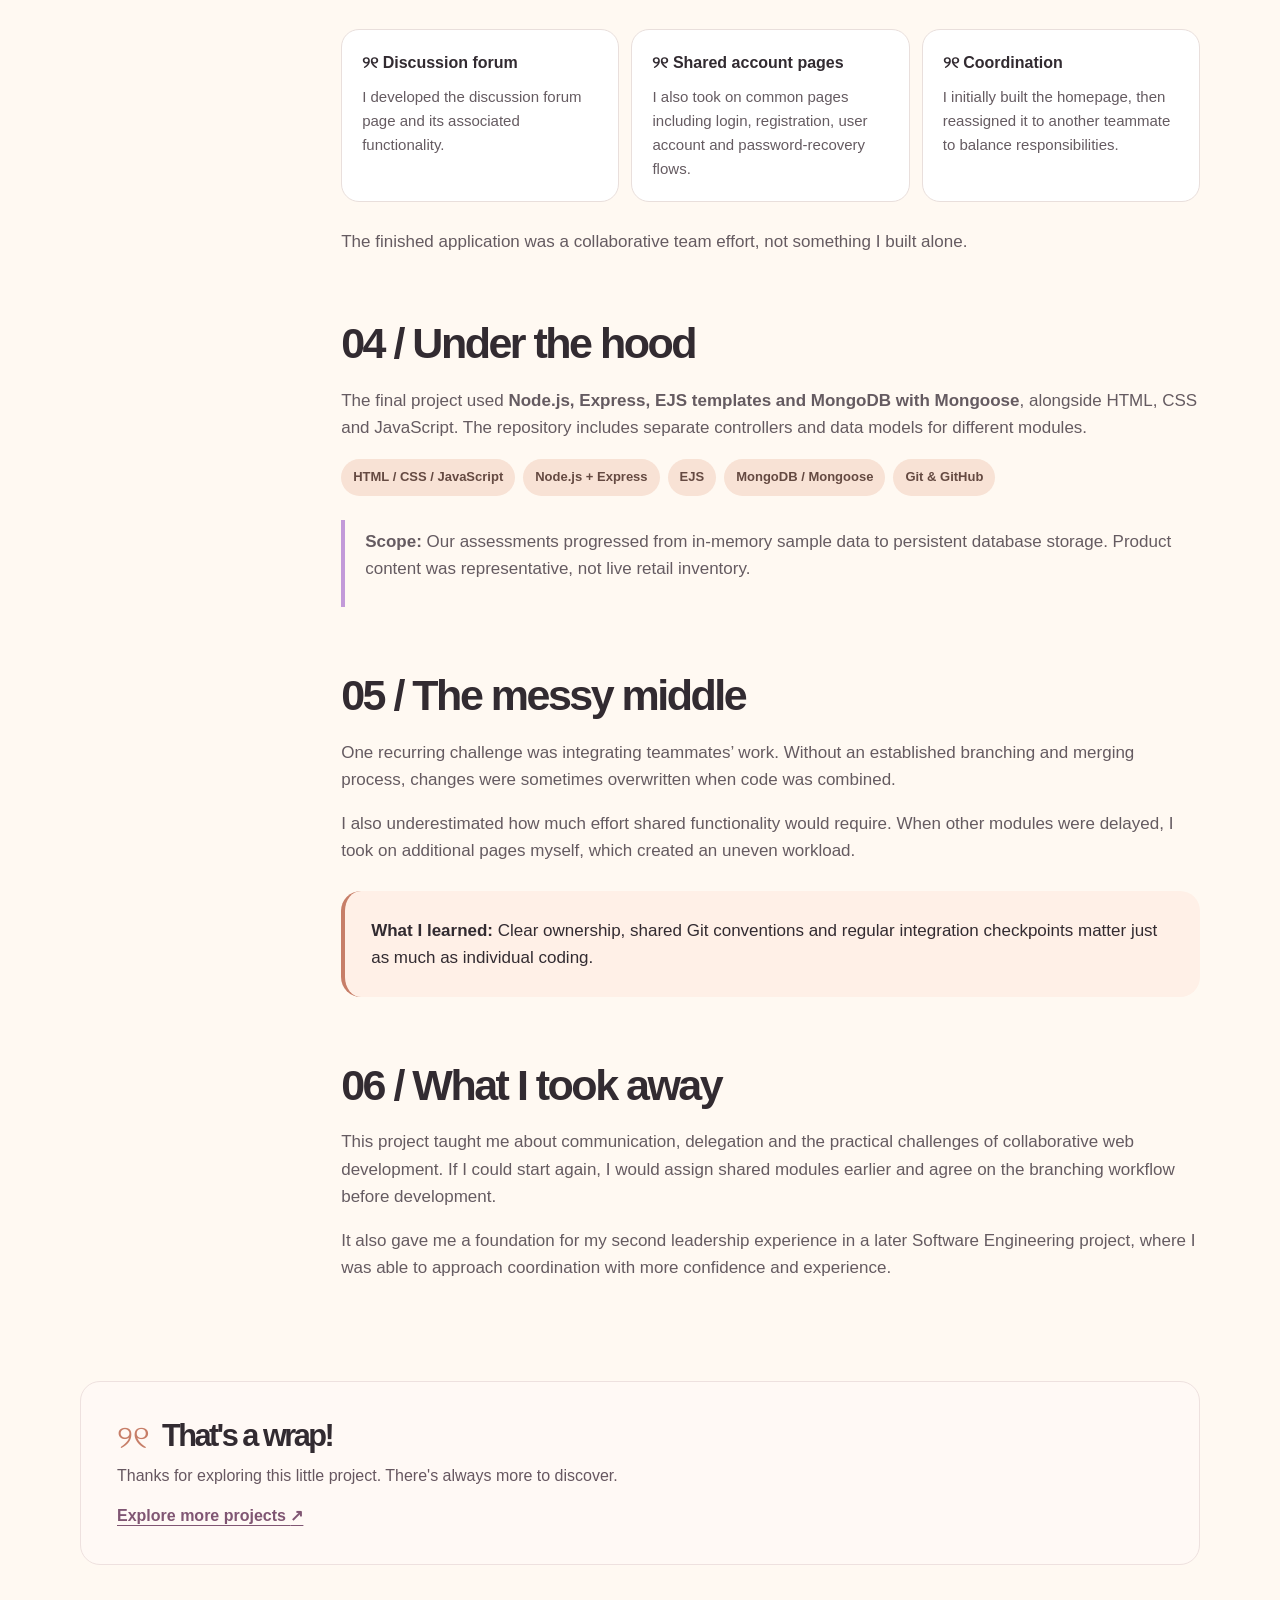
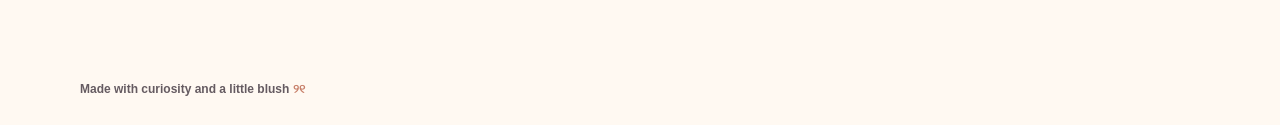
<file: pages/beaute-damies.html>
<!doctype html>
<html lang="en">

<head>
  <meta charset="utf-8">
  <meta name="viewport" content="width=device-width, initial-scale=1">
  <meta name="description" content="Beauté d’Amies: full-stack beauty e-commerce and my first team leadership experience.">
  <title>Beauté d’Amies | Tu</title>
  <link rel="stylesheet" href="../styles/styles.css">
  <link rel="stylesheet" href="../styles/case-study.css">
  <link rel="stylesheet" href="../styles/beaute-case.css">
</head>

<body>
  <a class="skip-link" href="#main">Skip to content</a>
  <header class="site-header">
    <nav class="nav container" aria-label="Main navigation">
      <a class="logo" href="../index.html#home" aria-label="Tu, back to home">Tu<span class="logo-dot">✳</span></a>
      <div class="nav-links"><a href="../index.html#work">My work</a><a href="../index.html#about">About</a><a href="../index.html#contact">Say hello</a></div>
    </nav>
  </header>
  <main id="main">
    <div class="container case-header"><a class="case-back" href="../index.html#work">← Back to selected work</a>
      <div class="case-hero beaute-hero">
        <p class="case-kicker">PROJECT CASE STUDY / WEB PROGRAMMING STUDIO</p>
        <h1>A little beauty, a lot of learning<span class="case-star">. ୨୧</span></h1>
        <p>Building Beauté d’Amies, a full-stack beauty e-commerce website — and learning what it takes to lead a development team.</p>
        <div class="case-tags"><span>Full-stack</span><span>Express + EJS</span><span>MongoDB</span><span>Team leadership</span></div>
      </div>
    </div>
    <div class="container case-main">
      <div class="case-facts">
        <div class="case-fact"><strong>Focus</strong>
          <p>Beauty shopping, community features and user accounts</p>
        </div>
        <div class="case-fact"><strong>My contribution</strong>
          <p>Discussion forum, account pages and team coordination</p>
        </div>
        <div class="case-fact"><strong>Context</strong>
          <p>Web Programming Studio · University team project</p>
        </div>
      </div>
      <div class="case-reading-layout">
        <aside class="case-toc" aria-label="On this page">
          <p class="case-toc-title">ON THIS PAGE</p>
          <nav aria-label="Case study sections"><a href="#overview">01 · The project</a><a href="#features">02 · What we built</a><a href="#role">03 · My contribution</a><a href="#technical">04 · Under the hood</a><a href="#challenges">05 · The messy middle</a><a href="#reflection">06 · What I took away</a></nav>
        </aside>
        <div class="case-reading-content">
          <div class="case-mobile-jump"><label for="case-jump">Jump to section</label><select id="case-jump">
              <option value="">Choose a section…</option>
              <option value="overview">01 · The project</option>
              <option value="features">02 · What we built</option>
              <option value="role">03 · My contribution</option>
              <option value="technical">04 · Under the hood</option>
              <option value="challenges">05 · The messy middle</option>
              <option value="reflection">06 · What I took away</option>
            </select></div>
          <section class="case-section" aria-labelledby="overview">
            <h2 id="overview">01 / The project</h2>
            <p>Beauté d’Amies was a <strong>Web Programming Studio</strong> university team project: a beauty e-commerce website using sample products and content, combining shopping with community discussions.</p>
            <div class="beaute-flow">
              <div><span>01</span><strong>Discover</strong><small>Beauty products</small></div><b>→</b>
              <div><span>02</span><strong>Shop</strong><small>Cart and accounts</small></div><b>→</b>
              <div><span>03</span><strong>Connect</strong><small>Community forum</small></div>
            </div>
            <p>We developed a dynamic web application and then extended it with database persistence. This was a student project, not a commercial retail service.</p>
          </section>
          <section class="case-section" aria-labelledby="features">
            <h2 id="features">02 / What we built</h2>
            <p>Across the team, the website included product browsing, a cart, beauty content, user accounts, reviews and a discussion forum.</p>
            <div class="beaute-feature-grid">
              <div><span>♧</span><strong>Explore</strong>
                <p>Browse products and beauty content.</p>
              </div>
              <div><span>♡</span><strong>Manage</strong>
                <p>Account creation, login and account pages.</p>
              </div>
              <div><span>✎</span><strong>Discuss</strong>
                <p>Posts, comments and community interaction.</p>
              </div>
            </div>
            <p>These were team deliverables; my own contributions focused on the forum, shared account pages and coordination.</p>
          </section>
          <section class="case-section" aria-labelledby="role">
            <h2 id="role">03 / My contribution</h2>
            <p>This was my <strong>first experience as team leader</strong>. I organised the initial project structure, discussed responsibilities with teammates and helped bring separate modules together.</p>
            <div class="case-steps">
              <div class="case-step"><b>୨୧ Discussion forum</b>
                <p>I developed the discussion forum page and its associated functionality.</p>
              </div>
              <div class="case-step"><b>୨୧ Shared account pages</b>
                <p>I also took on common pages including login, registration, user account and password-recovery flows.</p>
              </div>
              <div class="case-step"><b>୨୧ Coordination</b>
                <p>I initially built the homepage, then reassigned it to another teammate to balance responsibilities.</p>
              </div>
            </div>
            <p>The finished application was a collaborative team effort, not something I built alone.</p>
          </section>
          <section class="case-section" aria-labelledby="technical">
            <h2 id="technical">04 / Under the hood</h2>
            <p>The final project used <strong>Node.js, Express, EJS templates and MongoDB with Mongoose</strong>, alongside HTML, CSS and JavaScript. The repository includes separate controllers and data models for different modules.</p>
            <div class="beaute-stack"><span>HTML / CSS / JavaScript</span><span>Node.js + Express</span><span>EJS</span><span>MongoDB / Mongoose</span><span>Git &amp; GitHub</span></div>
            <div class="case-notice">
              <p><strong>Scope:</strong> Our assessments progressed from in-memory sample data to persistent database storage. Product content was representative, not live retail inventory.</p>
            </div>
          </section>
          <section class="case-section" aria-labelledby="challenges">
            <h2 id="challenges">05 / The messy middle</h2>
            <p>One recurring challenge was integrating teammates’ work. Without an established branching and merging process, changes were sometimes overwritten when code was combined.</p>
            <p>I also underestimated how much effort shared functionality would require. When other modules were delayed, I took on additional pages myself, which created an uneven workload.</p>
            <div class="case-callout beaute-callout">
              <p><strong>What I learned:</strong> Clear ownership, shared Git conventions and regular integration checkpoints matter just as much as individual coding.</p>
            </div>
          </section>
          <section class="case-section" aria-labelledby="reflection">
            <h2 id="reflection">06 / What I took away</h2>
            <p>This project taught me about communication, delegation and the practical challenges of collaborative web development. If I could start again, I would assign shared modules earlier and agree on the branching workflow before development.</p>
            <p>It also gave me a foundation for my second leadership experience in a later Software Engineering project, where I was able to approach coordination with more confidence and experience.</p>
          </section>
        </div>
      </div>
      <div class="case-next" style="--closing-accent:#c77e68">
        <div class="case-next-heading"><span class="case-next-symbol" aria-hidden="true">୨୧</span>
          <h2>That's a wrap!</h2>
        </div>
        <p>Thanks for exploring this little project. There's always more to discover.</p><a href="../index.html#work">Explore more projects <span aria-hidden="true">↗</span></a>
      </div>
    </div>
  </main>
  <footer class="footer container"><span>Made with curiosity and a little blush <span class="footer-symbol" style="color:#c77e68" aria-hidden="true">୨୧</span></span></footer><a class="case-to-top" href="#main" aria-label="Back to top" title="Back to top">↑</a>
  <script src="../scripts/case-navigation.js" defer></script>
</body>

</html>
</file>
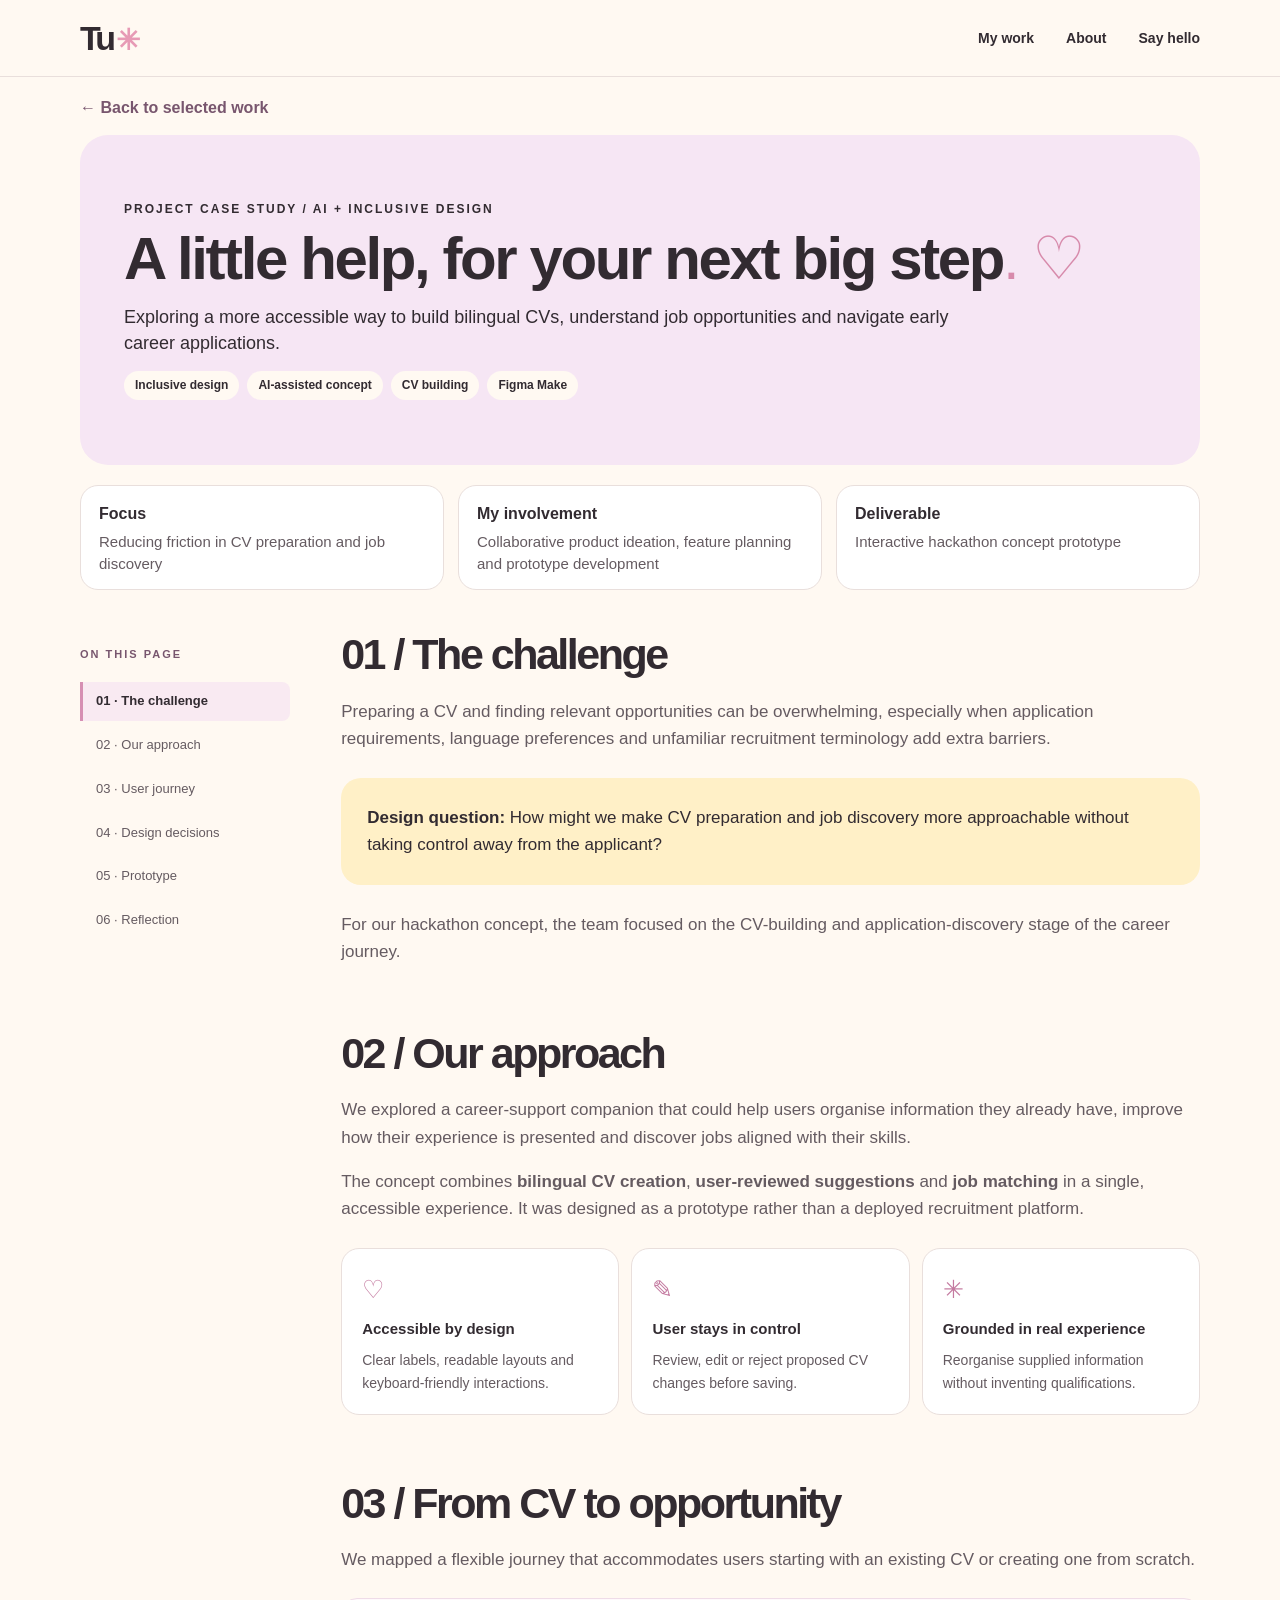
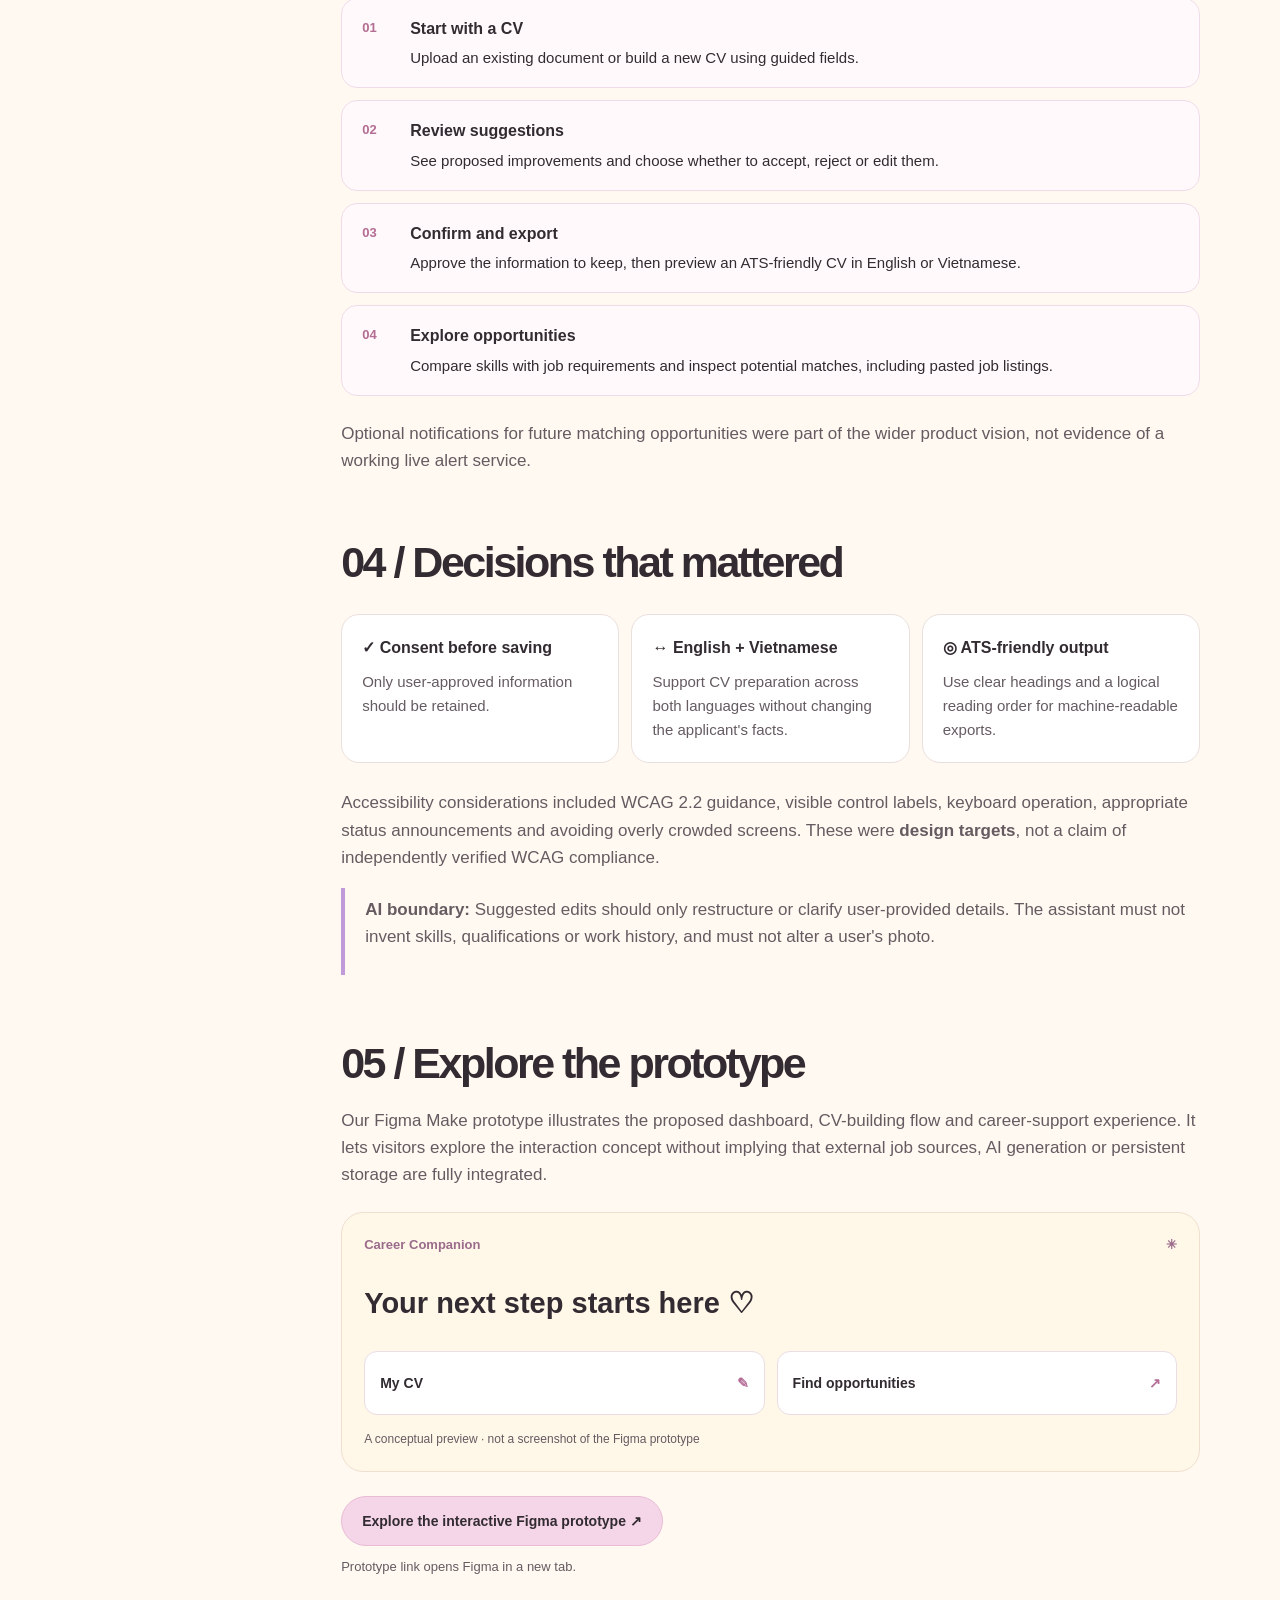
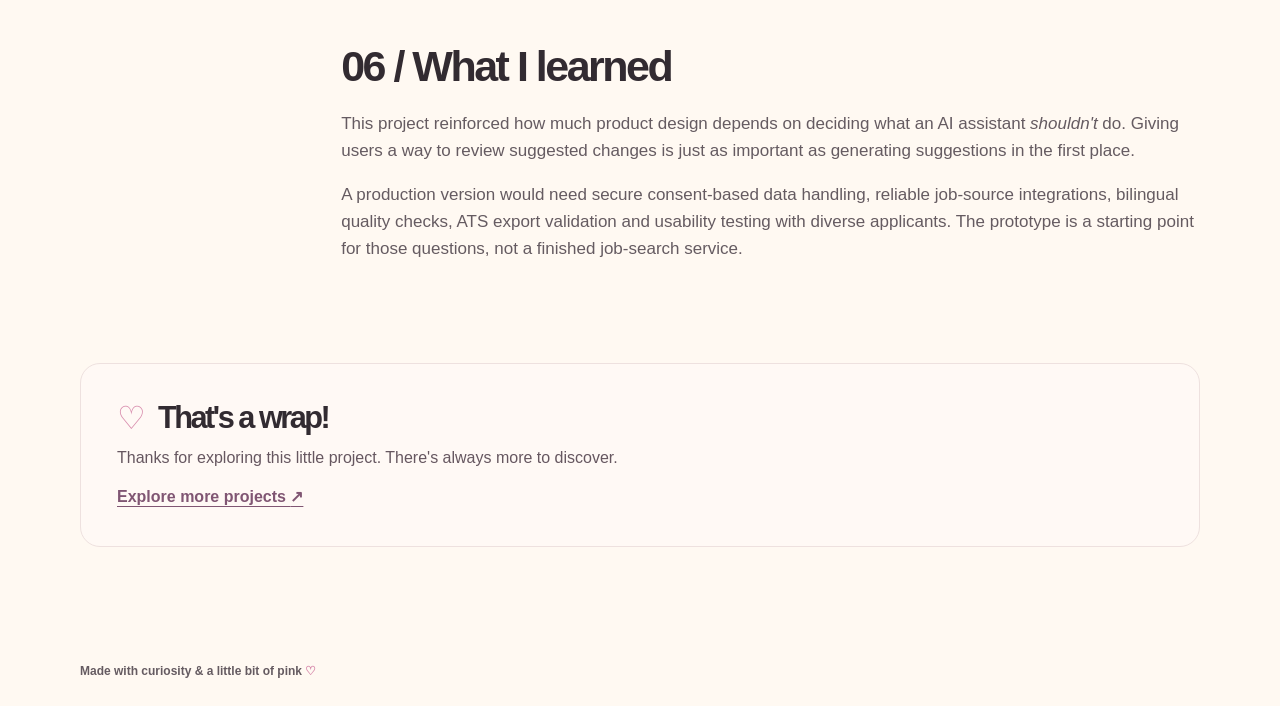
<file: pages/career-companion.html>
<!doctype html>
<html lang="en">
<head>
  <meta charset="utf-8">
  <meta name="viewport" content="width=device-width, initial-scale=1">
  <meta name="description" content="Career Companion: an inclusive, bilingual CV-building and job-matching concept developed for a university hackathon.">
  <title>Career Companion | Tu</title>
  <link rel="stylesheet" href="../styles/styles.css">
  <link rel="stylesheet" href="../styles/case-study.css">
  <link rel="stylesheet" href="../styles/career-case.css">
</head>
<body>
<a class="skip-link" href="#main">Skip to content</a>
<header class="site-header">
  <nav class="nav container" aria-label="Main navigation">
    <a class="logo" href="../index.html#home" aria-label="Tu, back to home">Tu<span class="logo-dot">✳</span></a>
    <div class="nav-links"><a href="../index.html#work">My work</a><a href="../index.html#about">About</a><a href="../index.html#contact">Say hello</a></div>
  </nav>
</header>
<main id="main">
  <div class="container case-header">
    <a class="case-back" href="../index.html#work">← Back to selected work</a>
    <div class="case-hero career-hero">
      <p class="case-kicker">PROJECT CASE STUDY / AI + INCLUSIVE DESIGN</p>
      <h1>A little help, for your next big step<span class="hero-symbol">. ♡</span></h1>
      <p>Exploring a more accessible way to build bilingual CVs, understand job opportunities and navigate early career applications.</p>
      <div class="case-tags"><span>Inclusive design</span><span>AI-assisted concept</span><span>CV building</span><span>Figma Make</span></div>
    </div>
  </div>
  <div class="container case-main">
    <div class="case-facts">
      <div class="case-fact"><strong>Focus</strong><p>Reducing friction in CV preparation and job discovery</p></div>
      <div class="case-fact"><strong>My involvement</strong><p>Collaborative product ideation, feature planning and prototype development</p></div>
      <div class="case-fact"><strong>Deliverable</strong><p>Interactive hackathon concept prototype</p></div>
    </div>
    <div class="case-reading-layout">
      <aside class="case-toc" aria-label="On this page">
        <p class="case-toc-title">ON THIS PAGE</p>
        <nav aria-label="Case study sections">
          <a href="#challenge">01 · The challenge</a>
          <a href="#approach">02 · Our approach</a>
          <a href="#journey">03 · User journey</a>
          <a href="#design">04 · Design decisions</a>
          <a href="#prototype">05 · Prototype</a>
          <a href="#reflection">06 · Reflection</a>
        </nav>
      </aside>
      <div class="case-reading-content">
        <div class="case-mobile-jump">
          <label for="case-jump">Jump to section</label>
          <select id="case-jump">
            <option value="">Choose a section…</option>
            <option value="challenge">01 · The challenge</option>
            <option value="approach">02 · Our approach</option>
            <option value="journey">03 · User journey</option>
            <option value="design">04 · Design decisions</option>
            <option value="prototype">05 · Prototype</option>
            <option value="reflection">06 · Reflection</option>
          </select>
        </div>
        <section class="case-section" aria-labelledby="challenge">
          <h2 id="challenge">01 / The challenge</h2>
          <p>Preparing a CV and finding relevant opportunities can be overwhelming, especially when application requirements, language preferences and unfamiliar recruitment terminology add extra barriers.</p>
          <div class="case-callout career-callout"><p><strong>Design question:</strong> How might we make CV preparation and job discovery more approachable without taking control away from the applicant?</p></div>
          <p>For our hackathon concept, the team focused on the CV-building and application-discovery stage of the career journey.</p>
        </section>
        <section class="case-section" aria-labelledby="approach">
          <h2 id="approach">02 / Our approach</h2>
          <p>We explored a career-support companion that could help users organise information they already have, improve how their experience is presented and discover jobs aligned with their skills.</p>
          <p>The concept combines <strong>bilingual CV creation</strong>, <strong>user-reviewed suggestions</strong> and <strong>job matching</strong> in a single, accessible experience. It was designed as a prototype rather than a deployed recruitment platform.</p>
          <div class="career-principles" aria-label="Design priorities">
            <div><span aria-hidden="true">♡</span><strong>Accessible by design</strong><p>Clear labels, readable layouts and keyboard-friendly interactions.</p></div>
            <div><span aria-hidden="true">✎</span><strong>User stays in control</strong><p>Review, edit or reject proposed CV changes before saving.</p></div>
            <div><span aria-hidden="true">✳</span><strong>Grounded in real experience</strong><p>Reorganise supplied information without inventing qualifications.</p></div>
          </div>
        </section>
        <section class="case-section" aria-labelledby="journey">
          <h2 id="journey">03 / From CV to opportunity</h2>
          <p>We mapped a flexible journey that accommodates users starting with an existing CV or creating one from scratch.</p>
          <ol class="career-journey">
            <li><strong>Start with a CV</strong><span>Upload an existing document or build a new CV using guided fields.</span></li>
            <li><strong>Review suggestions</strong><span>See proposed improvements and choose whether to accept, reject or edit them.</span></li>
            <li><strong>Confirm and export</strong><span>Approve the information to keep, then preview an ATS-friendly CV in English or Vietnamese.</span></li>
            <li><strong>Explore opportunities</strong><span>Compare skills with job requirements and inspect potential matches, including pasted job listings.</span></li>
          </ol>
          <p>Optional notifications for future matching opportunities were part of the wider product vision, not evidence of a working live alert service.</p>
        </section>
        <section class="case-section" aria-labelledby="design">
          <h2 id="design">04 / Decisions that mattered</h2>
          <div class="case-steps">
            <div class="case-step"><b>✓ Consent before saving</b><p>Only user-approved information should be retained.</p></div>
            <div class="case-step"><b>↔ English + Vietnamese</b><p>Support CV preparation across both languages without changing the applicant's facts.</p></div>
            <div class="case-step"><b>◎ ATS-friendly output</b><p>Use clear headings and a logical reading order for machine-readable exports.</p></div>
          </div>
          <p>Accessibility considerations included WCAG 2.2 guidance, visible control labels, keyboard operation, appropriate status announcements and avoiding overly crowded screens. These were <strong>design targets</strong>, not a claim of independently verified WCAG compliance.</p>
          <div class="case-notice"><p><strong>AI boundary:</strong> Suggested edits should only restructure or clarify user-provided details. The assistant must not invent skills, qualifications or work history, and must not alter a user's photo.</p></div>
        </section>
        <section class="case-section" aria-labelledby="prototype">
          <h2 id="prototype">05 / Explore the prototype</h2>
          <p>Our Figma Make prototype illustrates the proposed dashboard, CV-building flow and career-support experience. It lets visitors explore the interaction concept without implying that external job sources, AI generation or persistent storage are fully integrated.</p>
          <div class="career-preview" aria-hidden="true">
            <div class="career-preview-top"><span>Career Companion</span><span>✳</span></div>
            <div class="career-preview-title">Your next step starts here ♡</div>
            <div class="career-preview-grid"><span>My CV <b>✎</b></span><span>Find opportunities <b>↗</b></span></div>
            <div class="career-preview-note">A conceptual preview · not a screenshot of the Figma prototype</div>
          </div>
          <p><a class="button career-prototype-link" href="https://www.figma.com/make/T7M7C6ULiC2VUa6PnEZmaS/Career-Companion?t=e6ZJqPmOm0dkctVk-1" target="_blank" rel="noopener noreferrer">Explore the interactive Figma prototype ↗</a></p>
          <p class="career-small-note">Prototype link opens Figma in a new tab.</p>
        </section>
        <section class="case-section" aria-labelledby="reflection">
          <h2 id="reflection">06 / What I learned</h2>
          <p>This project reinforced how much product design depends on deciding what an AI assistant <em>shouldn't</em> do. Giving users a way to review suggested changes is just as important as generating suggestions in the first place.</p>
          <p>A production version would need secure consent-based data handling, reliable job-source integrations, bilingual quality checks, ATS export validation and usability testing with diverse applicants. The prototype is a starting point for those questions, not a finished job-search service.</p>
        </section>
      </div>
    </div>
    <div class="case-next" style="--closing-accent: #d78aab">
        <div class="case-next-heading"><span class="case-next-symbol" aria-hidden="true">♡</span><h2>That's a wrap!</h2></div>
        <p>Thanks for exploring this little project. There's always more to discover.</p>
        <a href="../index.html#work">Explore more projects <span aria-hidden="true">↗</span></a>
      </div>
  </div>
</main>
<footer class="footer container"><span>Made with curiosity &amp; a little bit of pink <span class="footer-symbol" style="color: #d78aab" aria-hidden="true">♡</span></span></footer>
<a class="case-to-top" href="#main" aria-label="Back to top" title="Back to top">↑</a>
<script src="../scripts/case-navigation.js" defer></script>
</body>
</html>
</file>
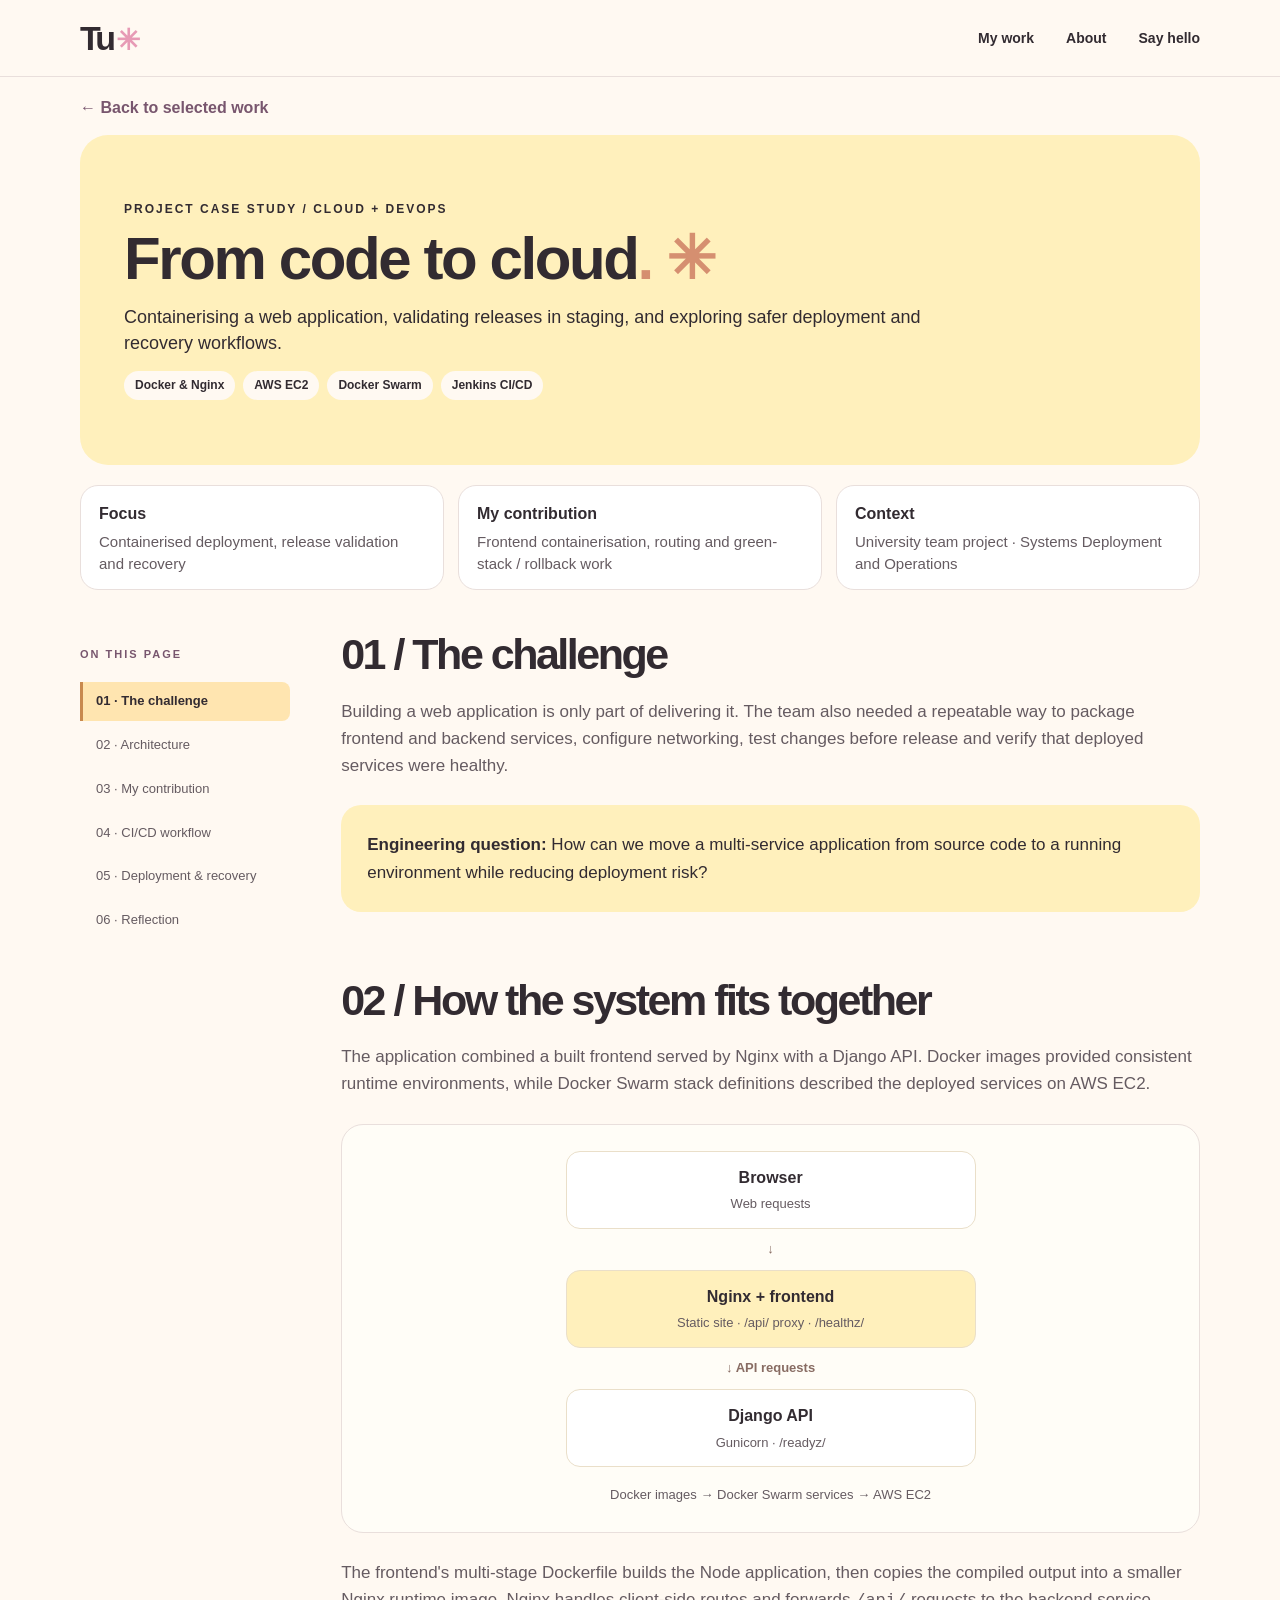
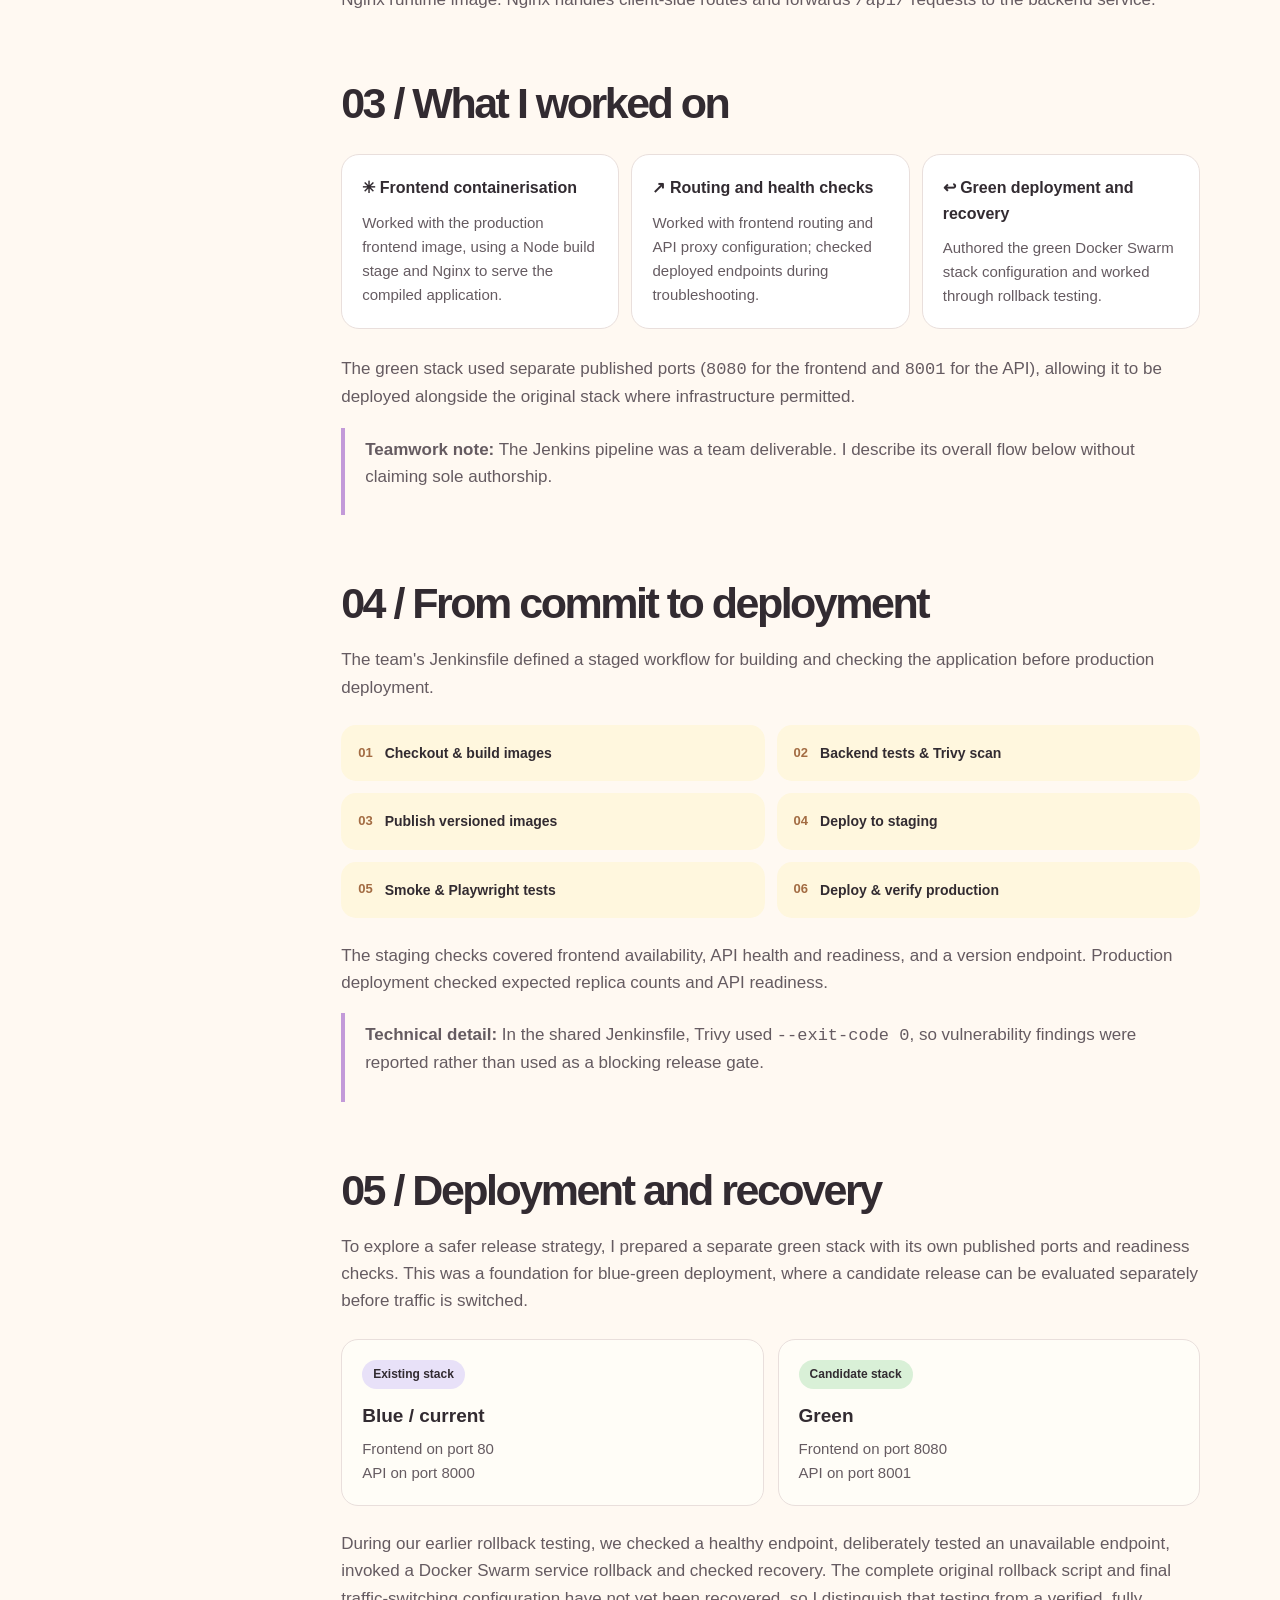
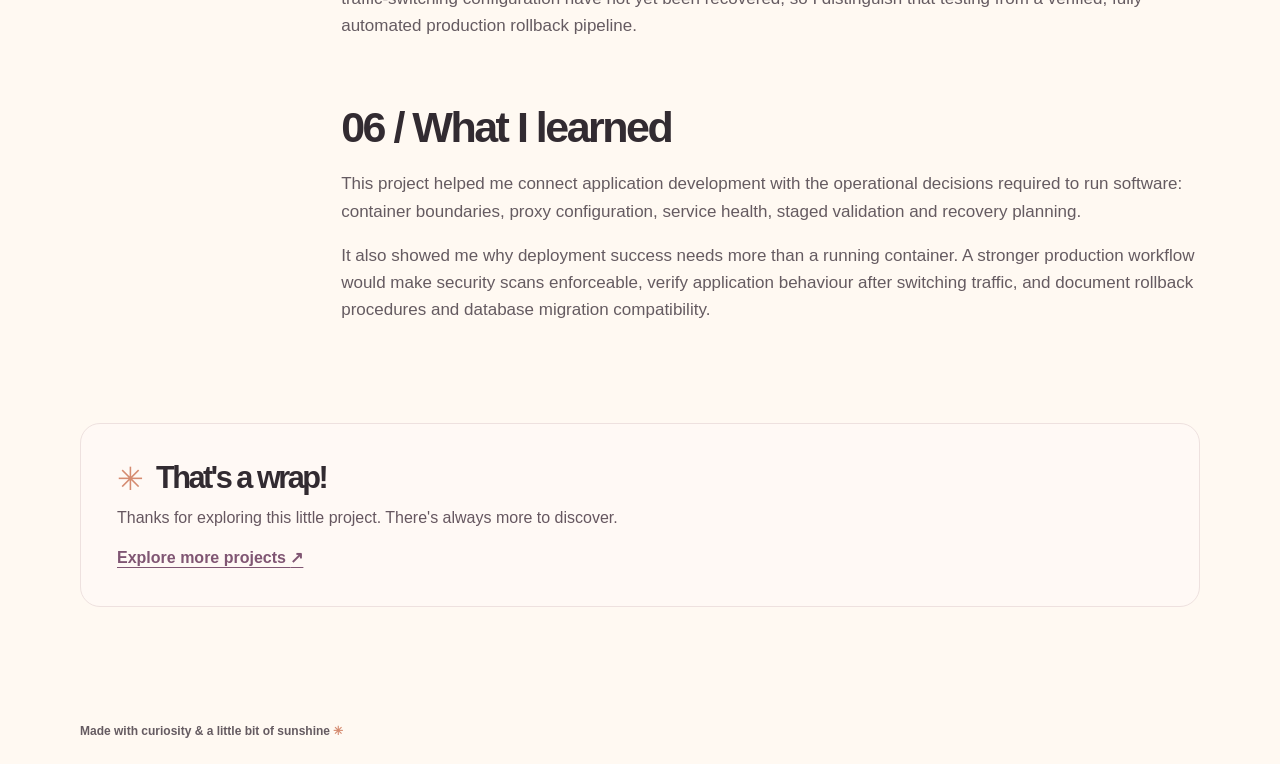
<file: pages/containerised-web-app-deployment.html>
<!doctype html>
<html lang="en">

<head>
  <meta charset="utf-8">
  <meta name="viewport" content="width=device-width, initial-scale=1">
  <meta name="description" content="A case study of containerising and deploying a web application with Docker, Nginx, Docker Swarm, AWS and CI/CD.">
  <title>Containerised Web App Deployment | Tu</title>
  <link rel="stylesheet" href="../styles/styles.css">
  <link rel="stylesheet" href="../styles/case-study.css">
  <link rel="stylesheet" href="../styles/devops-case.css">
  <link rel="stylesheet" href="../styles/project-navigation-accents.css">
</head>

<body class="project-devops"><a class="skip-link" href="#main">Skip to content</a>
  <header class="site-header">
    <nav class="nav container" aria-label="Main navigation"><a class="logo" href="../index.html#home" aria-label="Tu, back to home">Tu<span class="logo-dot">✳</span></a>
      <div class="nav-links"><a href="../index.html#work">My work</a><a href="../index.html#about">About</a><a href="../index.html#contact">Say hello</a></div>
    </nav>
  </header>
  <main id="main">
    <div class="container case-header"><a class="case-back" href="../index.html#work">← Back to selected work</a>
      <div class="case-hero devops-hero">
        <p class="case-kicker">PROJECT CASE STUDY / CLOUD + DEVOPS</p>
        <h1>From code to cloud<span class="case-star">. ✳</span></h1>
        <p>Containerising a web application, validating releases in staging, and exploring safer deployment and recovery workflows.</p>
        <div class="case-tags"><span>Docker &amp; Nginx</span><span>AWS EC2</span><span>Docker Swarm</span><span>Jenkins CI/CD</span></div>
      </div>
    </div>
    <div class="container case-main">
      <div class="case-facts">
        <div class="case-fact"><strong>Focus</strong>
          <p>Containerised deployment, release validation and recovery</p>
        </div>
        <div class="case-fact"><strong>My contribution</strong>
          <p>Frontend containerisation, routing and green-stack / rollback work</p>
        </div>
        <div class="case-fact"><strong>Context</strong>
          <p>University team project · Systems Deployment and Operations</p>
        </div>
      </div>
      <div class="case-reading-layout">
        <aside class="case-toc" aria-label="On this page">
          <p class="case-toc-title">ON THIS PAGE</p>
          <nav aria-label="Case study sections"><a href="#problem">01 · The challenge</a><a href="#architecture">02 · Architecture</a><a href="#contribution">03 · My contribution</a><a href="#pipeline">04 · CI/CD workflow</a><a href="#recovery">05 · Deployment &amp; recovery</a><a href="#reflection">06 · Reflection</a></nav>
        </aside>
        <div class="case-reading-content">
          <div class="case-mobile-jump"><label for="case-jump">Jump to section</label><select id="case-jump">
              <option value="">Choose a section…</option>
              <option value="problem">01 · The challenge</option>
              <option value="architecture">02 · Architecture</option>
              <option value="contribution">03 · My contribution</option>
              <option value="pipeline">04 · CI/CD workflow</option>
              <option value="recovery">05 · Deployment &amp; recovery</option>
              <option value="reflection">06 · Reflection</option>
            </select></div>
          <section class="case-section" aria-labelledby="problem">
            <h2 id="problem">01 / The challenge</h2>
            <p>Building a web application is only part of delivering it. The team also needed a repeatable way to package frontend and backend services, configure networking, test changes before release and verify that deployed services were healthy.</p>
            <div class="case-callout">
              <p><strong>Engineering question:</strong> How can we move a multi-service application from source code to a running environment while reducing deployment risk?</p>
            </div>
          </section>
          <section class="case-section" aria-labelledby="architecture">
            <h2 id="architecture">02 / How the system fits together</h2>
            <p>The application combined a built frontend served by Nginx with a Django API. Docker images provided consistent runtime environments, while Docker Swarm stack definitions described the deployed services on AWS EC2.</p>
            <div class="devops-diagram" role="img" aria-label="Architecture diagram: browser requests reach Nginx serving the frontend; Nginx proxies API requests to a Django API service. Docker images are deployed as Docker Swarm services on AWS EC2.">
              <div class="devops-node">Browser <span>Web requests</span></div>
              <div class="devops-arrow">↓</div>
              <div class="devops-node highlight">Nginx + frontend <span>Static site · /api/ proxy · /healthz/</span></div>
              <div class="devops-arrow">↓ API requests</div>
              <div class="devops-node">Django API <span>Gunicorn · /readyz/</span></div>
              <div class="devops-caption">Docker images → Docker Swarm services → AWS EC2</div>
            </div>
            <p>The frontend's multi-stage Dockerfile builds the Node application, then copies the compiled output into a smaller Nginx runtime image. Nginx handles client-side routes and forwards <code>/api/</code> requests to the backend service.</p>
          </section>
          <section class="case-section" aria-labelledby="contribution">
            <h2 id="contribution">03 / What I worked on</h2>
            <div class="case-steps">
              <div class="case-step"><b>✳ Frontend containerisation</b>
                <p>Worked with the production frontend image, using a Node build stage and Nginx to serve the compiled application.</p>
              </div>
              <div class="case-step"><b>↗ Routing and health checks</b>
                <p>Worked with frontend routing and API proxy configuration; checked deployed endpoints during troubleshooting.</p>
              </div>
              <div class="case-step"><b>↩ Green deployment and recovery</b>
                <p>Authored the green Docker Swarm stack configuration and worked through rollback testing.</p>
              </div>
            </div>
            <p>The green stack used separate published ports (<code>8080</code> for the frontend and <code>8001</code> for the API), allowing it to be deployed alongside the original stack where infrastructure permitted.</p>
            <div class="case-notice">
              <p><strong>Teamwork note:</strong> The Jenkins pipeline was a team deliverable. I describe its overall flow below without claiming sole authorship.</p>
            </div>
          </section>
          <section class="case-section" aria-labelledby="pipeline">
            <h2 id="pipeline">04 / From commit to deployment</h2>
            <p>The team's Jenkinsfile defined a staged workflow for building and checking the application before production deployment.</p>
            <div class="devops-flow">
              <div><b>01</b><span>Checkout &amp; build images</span></div>
              <div><b>02</b><span>Backend tests &amp; Trivy scan</span></div>
              <div><b>03</b><span>Publish versioned images</span></div>
              <div><b>04</b><span>Deploy to staging</span></div>
              <div><b>05</b><span>Smoke &amp; Playwright tests</span></div>
              <div><b>06</b><span>Deploy &amp; verify production</span></div>
            </div>
            <p>The staging checks covered frontend availability, API health and readiness, and a version endpoint. Production deployment checked expected replica counts and API readiness.</p>
            <div class="case-notice">
              <p><strong>Technical detail:</strong> In the shared Jenkinsfile, Trivy used <code>--exit-code 0</code>, so vulnerability findings were reported rather than used as a blocking release gate.</p>
            </div>
          </section>
          <section class="case-section" aria-labelledby="recovery">
            <h2 id="recovery">05 / Deployment and recovery</h2>
            <p>To explore a safer release strategy, I prepared a separate green stack with its own published ports and readiness checks. This was a foundation for blue-green deployment, where a candidate release can be evaluated separately before traffic is switched.</p>
            <div class="devops-compare">
              <div><span class="devops-pill">Existing stack</span><strong>Blue / current</strong>
                <p>Frontend on port 80<br>API on port 8000</p>
              </div>
              <div><span class="devops-pill green">Candidate stack</span><strong>Green</strong>
                <p>Frontend on port 8080<br>API on port 8001</p>
              </div>
            </div>
            <p>During our earlier rollback testing, we checked a healthy endpoint, deliberately tested an unavailable endpoint, invoked a Docker Swarm service rollback and checked recovery. The complete original rollback script and final traffic-switching configuration have not yet been recovered, so I distinguish that testing from a verified, fully automated production rollback pipeline.</p>
          </section>
          <section class="case-section" aria-labelledby="reflection">
            <h2 id="reflection">06 / What I learned</h2>
            <p>This project helped me connect application development with the operational decisions required to run software: container boundaries, proxy configuration, service health, staged validation and recovery planning.</p>
            <p>It also showed me why deployment success needs more than a running container. A stronger production workflow would make security scans enforceable, verify application behaviour after switching traffic, and document rollback procedures and database migration compatibility.</p>
          </section>
        </div>
      </div>
      <div class="case-next" style="--closing-accent: #d58b70">
        <div class="case-next-heading"><span class="case-next-symbol" aria-hidden="true">✳</span>
          <h2>That's a wrap!</h2>
        </div>
        <p>Thanks for exploring this little project. There's always more to discover.</p>
        <a href="../index.html#work">Explore more projects <span aria-hidden="true">↗</span></a>
      </div>
    </div>
  </main>
  <footer class="footer container"><span>Made with curiosity &amp; a little bit of sunshine <span class="footer-symbol" style="color: #d58b70" aria-hidden="true">✳</span></span><a class="case-to-top" href="#main" aria-label="Back to top" title="Back to top">↑</a>
    <script src="../scripts/case-navigation.js" defer></script>
</body>

</html>
</file>
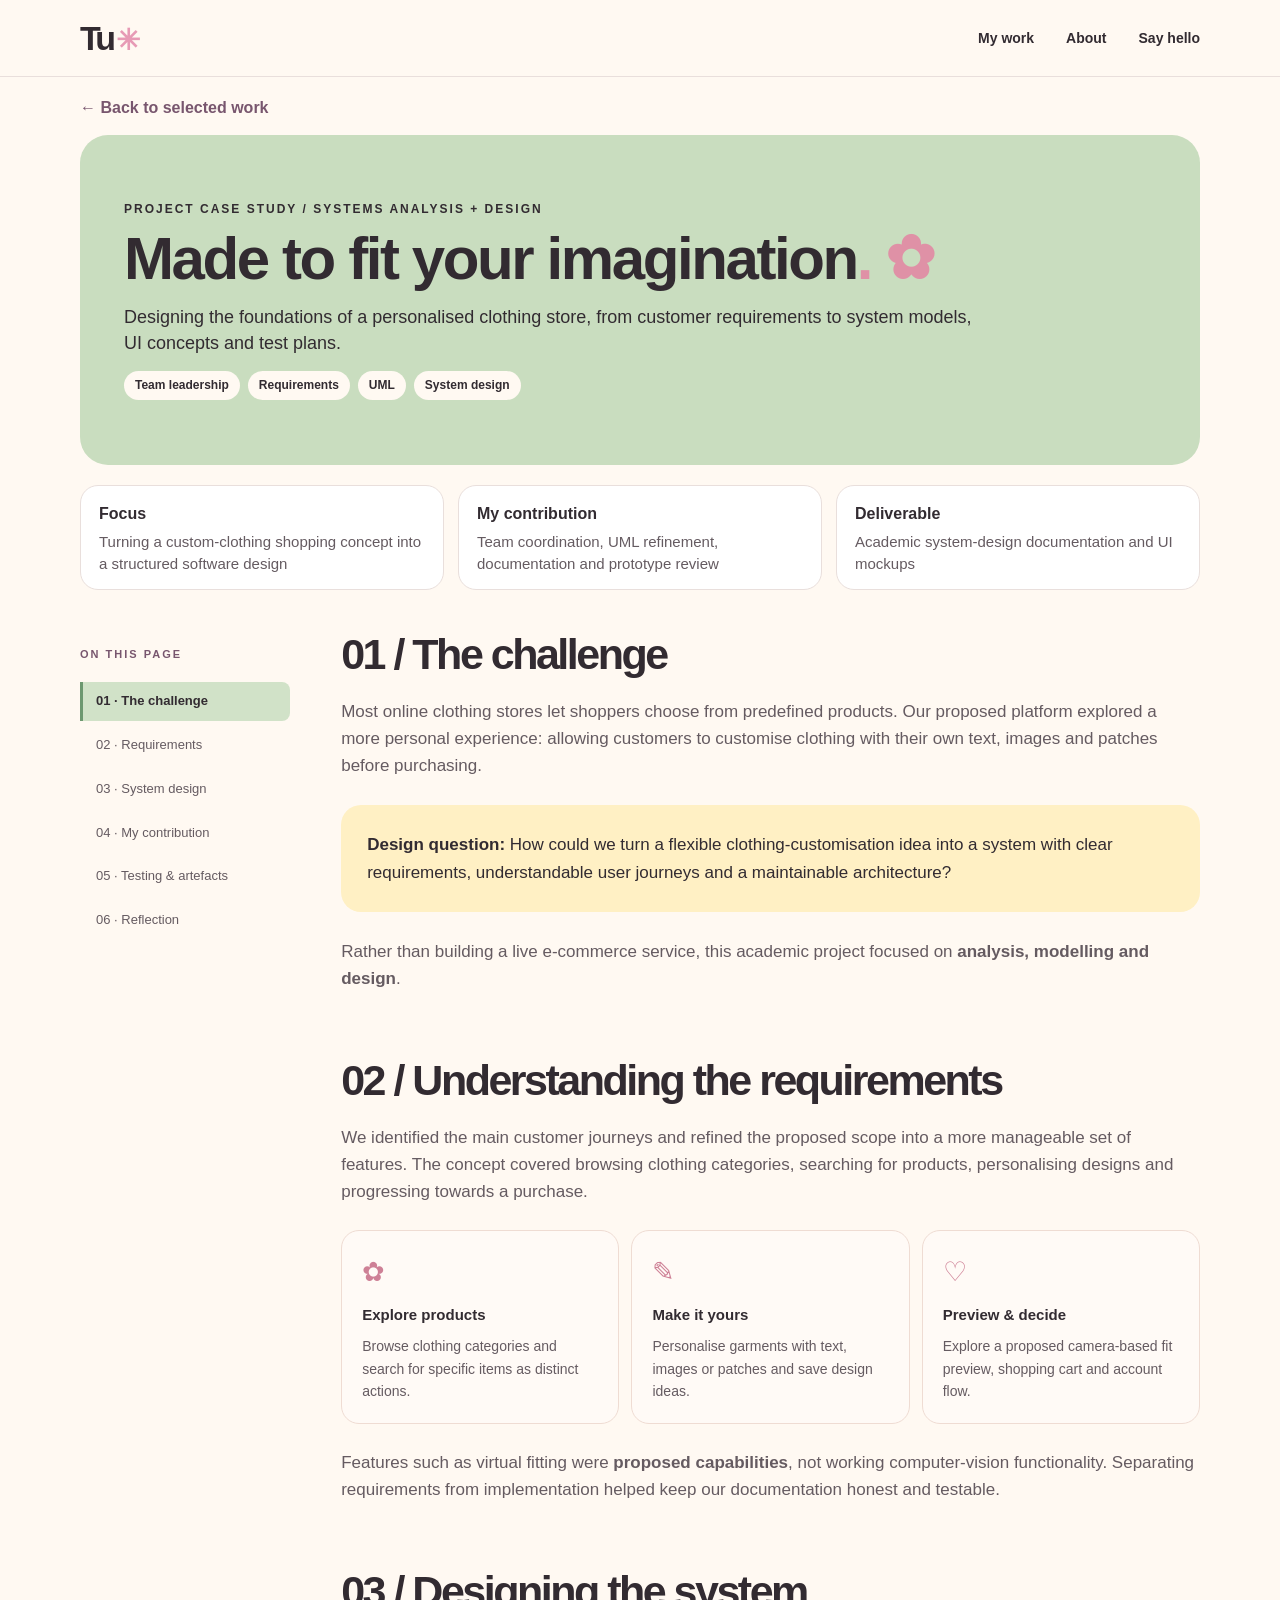
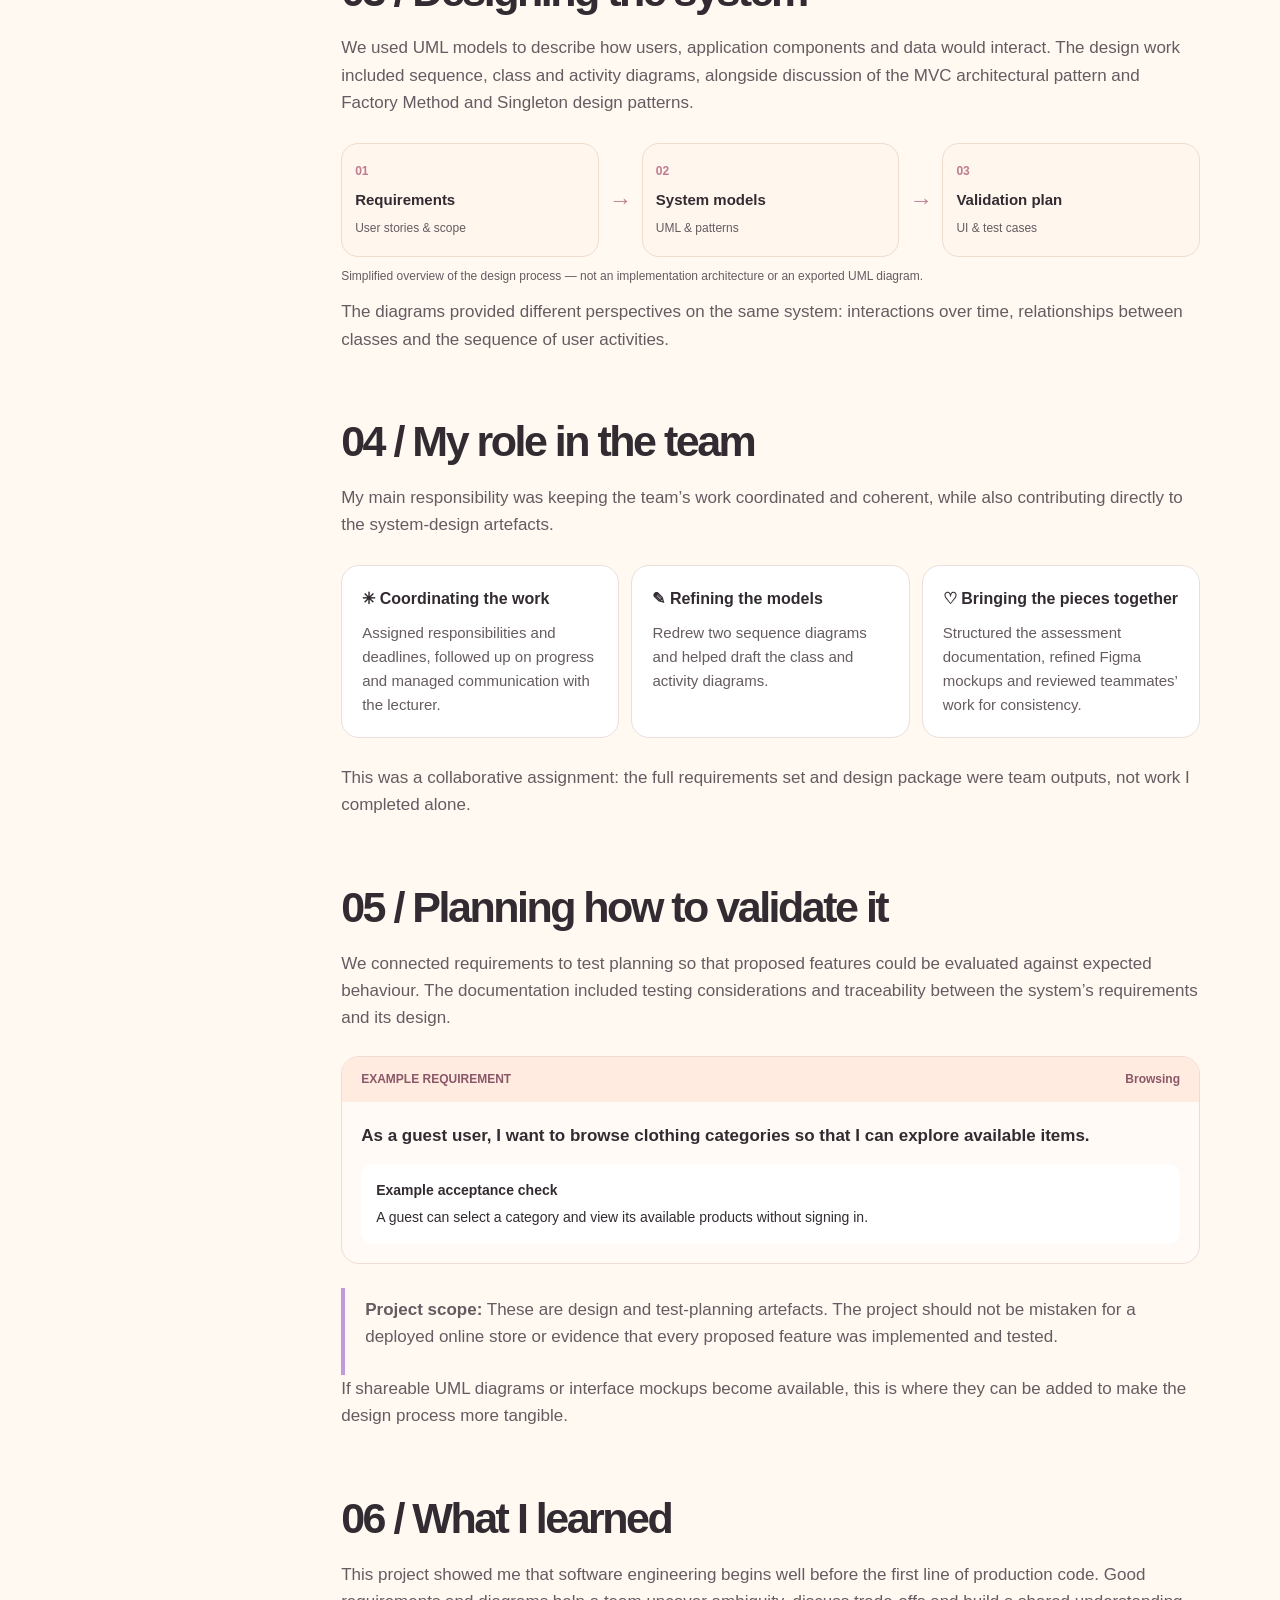
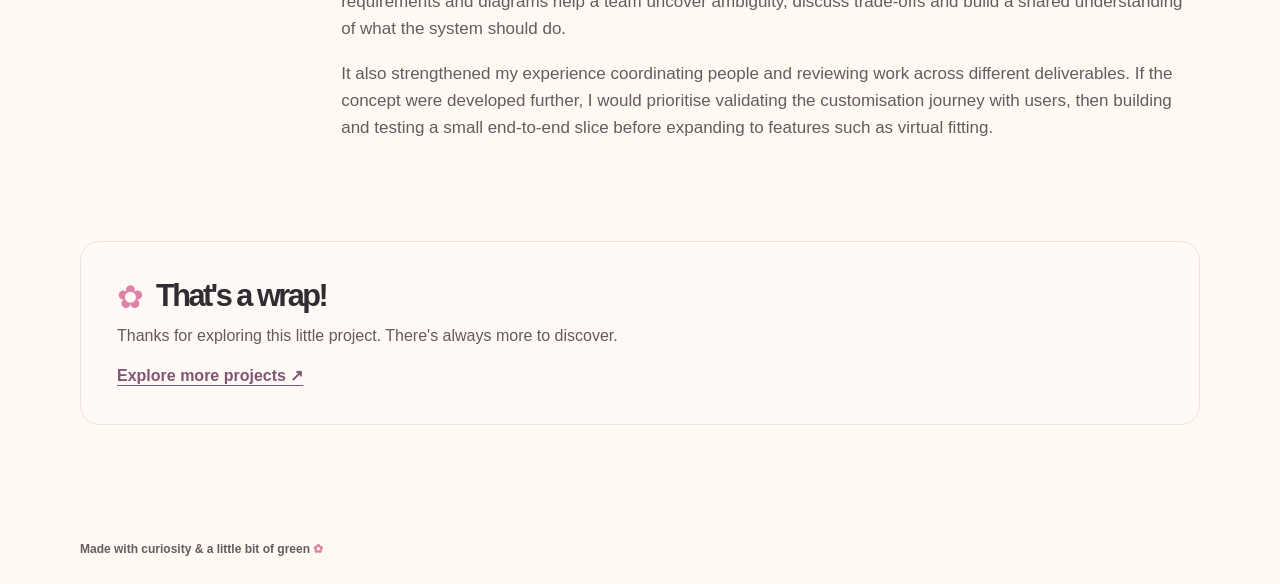
<file: pages/personalised-clothing-store.html>
<!doctype html>
<html lang="en">
<head>
  <meta charset="utf-8">
  <meta name="viewport" content="width=device-width, initial-scale=1">
  <meta name="description" content="Personalised Clothing Store: a university team project exploring requirements, UML, architecture and testing for a clothing-customisation platform.">
  <title>Personalised Clothing Store | Tu</title>
  <link rel="stylesheet" href="../styles/styles.css">
  <link rel="stylesheet" href="../styles/case-study.css">
  <link rel="stylesheet" href="../styles/clothing-case.css">
  <link rel="stylesheet" href="../styles/project-navigation-accents.css">
</head>
<body class="project-clothing">
<a class="skip-link" href="#main">Skip to content</a>
<header class="site-header">
  <nav class="nav container" aria-label="Main navigation">
    <a class="logo" href="../index.html#home" aria-label="Tu, back to home">Tu<span class="logo-dot">✳</span></a>
    <div class="nav-links"><a href="../index.html#work">My work</a><a href="../index.html#about">About</a><a href="../index.html#contact">Say hello</a></div>
  </nav>
</header>
<main id="main">
  <div class="container case-header">
    <a class="case-back" href="../index.html#work">← Back to selected work</a>
    <div class="case-hero clothing-hero">
      <p class="case-kicker">PROJECT CASE STUDY / SYSTEMS ANALYSIS + DESIGN</p>
      <h1>Made to fit your imagination<span class="case-star">. ✿</span></h1>
      <p>Designing the foundations of a personalised clothing store, from customer requirements to system models, UI concepts and test plans.</p>
      <div class="case-tags"><span>Team leadership</span><span>Requirements</span><span>UML</span><span>System design</span></div>
    </div>
  </div>
  <div class="container case-main">
    <div class="case-facts">
      <div class="case-fact"><strong>Focus</strong><p>Turning a custom-clothing shopping concept into a structured software design</p></div>
      <div class="case-fact"><strong>My contribution</strong><p>Team coordination, UML refinement, documentation and prototype review</p></div>
      <div class="case-fact"><strong>Deliverable</strong><p>Academic system-design documentation and UI mockups</p></div>
    </div>
    <div class="case-reading-layout">
      <aside class="case-toc" aria-label="On this page">
        <p class="case-toc-title">ON THIS PAGE</p>
        <nav aria-label="Case study sections">
          <a href="#challenge">01 · The challenge</a>
          <a href="#requirements">02 · Requirements</a>
          <a href="#architecture">03 · System design</a>
          <a href="#contribution">04 · My contribution</a>
          <a href="#validation">05 · Testing &amp; artefacts</a>
          <a href="#reflection">06 · Reflection</a>
        </nav>
      </aside>
      <div class="case-reading-content">
        <div class="case-mobile-jump">
          <label for="case-jump">Jump to section</label>
          <select id="case-jump">
            <option value="">Choose a section…</option>
            <option value="challenge">01 · The challenge</option>
            <option value="requirements">02 · Requirements</option>
            <option value="architecture">03 · System design</option>
            <option value="contribution">04 · My contribution</option>
            <option value="validation">05 · Testing &amp; artefacts</option>
            <option value="reflection">06 · Reflection</option>
          </select>
        </div>
        <section class="case-section" aria-labelledby="challenge">
          <h2 id="challenge">01 / The challenge</h2>
          <p>Most online clothing stores let shoppers choose from predefined products. Our proposed platform explored a more personal experience: allowing customers to customise clothing with their own text, images and patches before purchasing.</p>
          <div class="case-callout clothing-callout"><p><strong>Design question:</strong> How could we turn a flexible clothing-customisation idea into a system with clear requirements, understandable user journeys and a maintainable architecture?</p></div>
          <p>Rather than building a live e-commerce service, this academic project focused on <strong>analysis, modelling and design</strong>.</p>
        </section>
        <section class="case-section" aria-labelledby="requirements">
          <h2 id="requirements">02 / Understanding the requirements</h2>
          <p>We identified the main customer journeys and refined the proposed scope into a more manageable set of features. The concept covered browsing clothing categories, searching for products, personalising designs and progressing towards a purchase.</p>
          <div class="clothing-feature-grid">
            <div><span aria-hidden="true">✿</span><strong>Explore products</strong><p>Browse clothing categories and search for specific items as distinct actions.</p></div>
            <div><span aria-hidden="true">✎</span><strong>Make it yours</strong><p>Personalise garments with text, images or patches and save design ideas.</p></div>
            <div><span aria-hidden="true">♡</span><strong>Preview &amp; decide</strong><p>Explore a proposed camera-based fit preview, shopping cart and account flow.</p></div>
          </div>
          <p>Features such as virtual fitting were <strong>proposed capabilities</strong>, not working computer-vision functionality. Separating requirements from implementation helped keep our documentation honest and testable.</p>
        </section>
        <section class="case-section" aria-labelledby="architecture">
          <h2 id="architecture">03 / Designing the system</h2>
          <p>We used UML models to describe how users, application components and data would interact. The design work included sequence, class and activity diagrams, alongside discussion of the MVC architectural pattern and Factory Method and Singleton design patterns.</p>
          <div class="clothing-model" role="img" aria-label="Conceptual design flow: requirements inform UML models, which guide interface mockups and test planning">
            <div><span>01</span><strong>Requirements</strong><small>User stories &amp; scope</small></div><b aria-hidden="true">→</b>
            <div><span>02</span><strong>System models</strong><small>UML &amp; patterns</small></div><b aria-hidden="true">→</b>
            <div><span>03</span><strong>Validation plan</strong><small>UI &amp; test cases</small></div>
          </div>
          <p class="clothing-caption">Simplified overview of the design process — not an implementation architecture or an exported UML diagram.</p>
          <p>The diagrams provided different perspectives on the same system: interactions over time, relationships between classes and the sequence of user activities.</p>
        </section>
        <section class="case-section" aria-labelledby="contribution">
          <h2 id="contribution">04 / My role in the team</h2>
          <p>My main responsibility was keeping the team’s work coordinated and coherent, while also contributing directly to the system-design artefacts.</p>
          <div class="case-steps">
            <div class="case-step"><b>✳ Coordinating the work</b><p>Assigned responsibilities and deadlines, followed up on progress and managed communication with the lecturer.</p></div>
            <div class="case-step"><b>✎ Refining the models</b><p>Redrew two sequence diagrams and helped draft the class and activity diagrams.</p></div>
            <div class="case-step"><b>♡ Bringing the pieces together</b><p>Structured the assessment documentation, refined Figma mockups and reviewed teammates’ work for consistency.</p></div>
          </div>
          <p>This was a collaborative assignment: the full requirements set and design package were team outputs, not work I completed alone.</p>
        </section>
        <section class="case-section" aria-labelledby="validation">
          <h2 id="validation">05 / Planning how to validate it</h2>
          <p>We connected requirements to test planning so that proposed features could be evaluated against expected behaviour. The documentation included testing considerations and traceability between the system’s requirements and its design.</p>
          <div class="clothing-example"><div class="clothing-example-head"><span>EXAMPLE REQUIREMENT</span><span>Browsing</span></div><p>As a guest user, I want to browse clothing categories so that I can explore available items.</p><div class="clothing-example-rule"><strong>Example acceptance check</strong><span>A guest can select a category and view its available products without signing in.</span></div></div>
          <div class="case-notice"><p><strong>Project scope:</strong> These are design and test-planning artefacts. The project should not be mistaken for a deployed online store or evidence that every proposed feature was implemented and tested.</p></div>
          <p>If shareable UML diagrams or interface mockups become available, this is where they can be added to make the design process more tangible.</p>
        </section>
        <section class="case-section" aria-labelledby="reflection">
          <h2 id="reflection">06 / What I learned</h2>
          <p>This project showed me that software engineering begins well before the first line of production code. Good requirements and diagrams help a team uncover ambiguity, discuss trade-offs and build a shared understanding of what the system should do.</p>
          <p>It also strengthened my experience coordinating people and reviewing work across different deliverables. If the concept were developed further, I would prioritise validating the customisation journey with users, then building and testing a small end-to-end slice before expanding to features such as virtual fitting.</p>
        </section>
      </div>
    </div>
    <div class="case-next" style="--closing-accent: #de83a8">
        <div class="case-next-heading"><span class="case-next-symbol" aria-hidden="true">✿</span><h2>That's a wrap!</h2></div>
        <p>Thanks for exploring this little project. There's always more to discover.</p>
        <a href="../index.html#work">Explore more projects <span aria-hidden="true">↗</span></a>
      </div>
  </div>
</main>
<footer class="footer container"><span>Made with curiosity &amp; a little bit of green <span class="footer-symbol" style="color: #de83a8" aria-hidden="true">✿</span></span></footer>
<a class="case-to-top" href="#main" aria-label="Back to top" title="Back to top">↑</a>
<script src="../scripts/case-navigation.js" defer></script>
</body>
</html>
</file>
<file: styles/styles.css>
:root {
    --ink: #322b31;
    --muted: #655b61;
    --cream: #fff9f2;
    --pink: #f5b8c9;
    --pink-light: #ffe5ec;
    --yellow: #f8dc82;
    --yellow-light: #fff0bc;
    --purple: #dcd2f5;
    --line: #e9dfdc;
    --shadow: 0 12px 28px rgba(66, 42, 50, .07);
    font-family: 'Trebuchet MS', Arial, sans-serif;
    color: var(--ink);
    background: var(--cream);
    scroll-behavior: smooth
}

* {
    box-sizing: border-box
}

body {
    margin: 0;
    line-height: 1.6
}

a {
    color: inherit
}

button {
    font: inherit
}

.container {
    width: min(1120px, calc(100% - 48px));
    margin-inline: auto
}

.skip-link {
    position: absolute;
    left: 12px;
    top: -60px;
    background: var(--ink);
    color: white;
    padding: 10px;
    z-index: 100
}

.skip-link:focus {
    top: 12px
}

:focus-visible {
    outline: 3px solid #7d58ba;
    outline-offset: 4px
}

.site-header {
    background: rgba(255, 249, 242, .96);
    border-bottom: 1px solid var(--line);
    position: sticky;
    top: 0;
    z-index: 20;
    backdrop-filter: blur(12px)
}

.nav {
    min-height: 76px;
    display: flex;
    align-items: center;
    justify-content: space-between
}

.logo {
    font-size: 34px;
    font-weight: 900;
    letter-spacing: -3px;
    text-decoration: none;
    line-height: 1
}

.logo-dot {
    color: #e79ab5;
    font-size: 29px;
    margin-left: 3px
}

.nav-links {
    display: flex;
    gap: 32px;
    align-items: center
}

.nav-links a {
    text-decoration: none;
    font-weight: 700;
    font-size: 14px
}

.nav-links a:hover,
.text-link:hover,
.social-links a:hover {
    color: #ae4c75
}

.menu-toggle {
    display: none;
    border: 0;
    background: transparent;
    padding: 10px;
    cursor: pointer
}

.menu-toggle span {
    display: block;
    width: 24px;
    height: 2px;
    background: var(--ink);
    margin: 5px
}

.hero {
    display: grid;
    grid-template-columns: 1.15fr .85fr;
    gap: 40px;
    align-items: center;
    padding-top: 35px;
    padding-bottom: 120px
}

.eyebrow {
    font-size: 12px;
    letter-spacing: 2px;
    font-weight: 900;
    margin: 0 0 22px
}

.sparkle {
    font-size: 22px;
    color: #e39caf;
    margin-right: 8px
}

h1,
h2,
h3,
p {
    margin-top: 0
}

h1,
h2 {
    line-height: 1.15;
    letter-spacing: -2.5px
}

h1 {
    font-size: clamp(43px, 5.4vw, 76px);
    margin-bottom: 25px
}

h2 {
    font-size: clamp(35px, 4vw, 55px);
    margin-bottom: 0
}

.highlight {
    position: relative;
    z-index: 0;
    white-space: nowrap
}

.highlight:before {
    content: '';
    position: absolute;
    inset: 50% -5px 0;
    z-index: -1;
    border-radius: 12px;
    transform: rotate(-2deg)
}

.highlight-pink:before {
    background: var(--pink)
}

.highlight-yellow:before {
    background: var(--yellow)
}

.hero-description {
    max-width: 540px;
    color: var(--muted);
    font-size: 18px;
    margin-bottom: 32px
}

.hero-actions {
    display: flex;
    align-items: center;
    gap: 28px;
    flex-wrap: wrap
}

.button {
    display: inline-flex;
    align-items: center;
    justify-content: center;
    gap: 16px;
    padding: 15px 23px;
    text-decoration: none;
    border-radius: 100px;
    font-weight: 900;
    font-size: 14px;
    transition: transform .2s, box-shadow .2s
}

.button:hover {
    transform: translateY(-3px);
    box-shadow: var(--shadow)
}

.button-primary {
    background: var(--ink);
    color: white
}

.text-link {
    font-weight: 800;
    text-underline-offset: 6px
}

.hero-art {
    height: 420px;
    position: relative;
    isolation: isolate
}

.art-blob {
    position: absolute;
    inset: 25px 35px 35px 45px;
    background: var(--pink-light);
    border-radius: 48% 52% 43% 57% / 52% 40% 60% 48%;
    transform: rotate(-12deg)
}

.art-card {
    position: absolute;
    box-shadow: 0 14px 30px #50313a19
}

.card-code {
    background: white;
    border: 2px solid var(--ink);
    border-radius: 17px;
    top: 100px;
    left: 6%;
    padding: 25px 20px;
    transform: rotate(-7deg);
    width: 82%;
    min-height: 165px;
    display: flex;
    flex-direction: column;
    justify-content: center;
    gap: 18px
}

.mini-label {
    font-size: 12px;
    color: var(--muted);
    letter-spacing: 1px
}

.code-line {
    font-size: clamp(23px, 3vw, 35px);
    font-weight: 900;
    letter-spacing: -1.5px
}

.code-line b {
    color: #bc7092
}

.card-smile {
    background: var(--yellow);
    border: 2px solid var(--ink);
    font-size: 53px;
    font-weight: 900;
    line-height: 1;
    right: 1%;
    top: 37px;
    transform: rotate(14deg);
    padding: 22px;
    border-radius: 22px
}

.art-sticker {
    position: absolute;
    font-size: 65px
}

.sticker-star {
    color: #c4a5ec;
    bottom: 24px;
    left: 30px
}

.sticker-heart {
    color: #e3a4b4;
    right: 20px;
    bottom: 48px;
    transform: rotate(17deg)
}

.art-caption {
    position: absolute;
    bottom: 3px;
    left: 90px;
    font-size: 12px;
    font-weight: 800;
    transform: rotate(-5deg)
}

.work-section {
    background: #fff3ef;
    padding: 80px 0 75px
}

.section-heading {
    display: flex;
    flex-direction: column;
    align-items: flex-start;
    gap: 12px;
    margin-bottom: 32px;
}

.section-heading .eyebrow {
    margin: 0;
}

.section-heading .section-description {
    max-width: 650px;
    color: var(--muted);
    margin: 0;
    line-height: 1.6;
}

.underline-swoosh {
    text-decoration: underline;
    text-decoration-color: var(--yellow);
    text-decoration-thickness: 12px;
    text-underline-offset: -5px
}

.title-star {
    color: #e5a0b7;
    margin-left: 14px
}

.project-grid {
    display: grid;
    grid-template-columns: repeat(2, minmax(0, 1fr));
    gap: 24px
}

.project-card {
    background: white;
    border: 1px solid #f0e1df;
    border-radius: 24px;
    overflow: hidden;
    box-shadow: var(--shadow);
    transition: transform .2s
}

.project-card:hover {
    transform: translateY(-5px)
}

.project-art {
    height: 185px;
    position: relative;
    display: grid;
    place-items: center;
    overflow: hidden
}

.art-learning {
    background: #e8ddfa
}

.art-deploy {
    background: #ffe5ad
}

.art-career {
    background: #ffdbe6
}

.art-store {
    background: #dfead7
}

.art-symbol {
    position: absolute;
    right: 25px;
    top: 3px;
    font-size: 70px;
    opacity: .65
}

.mock-window {
    background: #fff;
    border: 2px solid var(--ink);
    border-radius: 15px;
    width: 66%;
    height: 145px;
    transform: rotate(-5deg);
    padding: 13px;
    box-shadow: 9px 10px 0 #aa93d1
}

.mock-dots {
    display: flex;
    gap: 5px;
    margin-bottom: 12px
}

.mock-dots i {
    width: 7px;
    height: 7px;
    background: #eab7c6;
    border-radius: 50%
}

.mock-title {
    font-weight: 900;
    font-size: 14px;
    margin-bottom: 12px
}

.mock-bubble {
    background: #f9e3aa;
    border-radius: 10px;
    padding: 9px;
    font-size: 12px;
    font-weight: 700;
    margin-bottom: 10px
}

.mock-line {
    height: 7px;
    width: 90%;
    background: #e8e3e8;
    border-radius: 10px;
    margin-bottom: 6px
}

.mock-line.short {
    width: 65%
}

.pipeline {
    display: flex;
    align-items: center;
    gap: 8px;
    transform: rotate(-5deg)
}

.pipeline span {
    background: white;
    border: 2px solid var(--ink);
    border-radius: 13px;
    padding: 17px 13px;
    font-size: 15px;
    font-weight: 900;
    box-shadow: 5px 6px 0 #e5b968
}

.pipeline b {
    font-size: 24px
}

.pipeline-caption {
    position: absolute;
    bottom: 17px;
    font-size: 15px;
    font-weight: 800;
    transform: rotate(-4deg)
}

.resume-card {
    width: 195px;
    height: 170px;
    background: white;
    border: 2px solid var(--ink);
    border-radius: 13px;
    transform: rotate(7deg);
    box-shadow: -10px 10px 0 #efa5bb;
    padding: 20px
}

.resume-avatar {
    background: #e7d9f7;
    width: 40px;
    height: 40px;
    border-radius: 50%;
    text-align: center;
    font-size: 26px
}

.resume-lines {
    margin-top: 12px
}

.resume-lines i {
    display: block;
    background: #e7e0e5;
    height: 7px;
    border-radius: 4px;
    margin: 7px 0
}

.resume-lines i:nth-child(2) {
    width: 80%
}

.resume-lines i:nth-child(3) {
    width: 55%
}

.resume-pill {
    position: absolute;
    right: -35px;
    bottom: 17px;
    background: #fff1a9;
    padding: 6px 11px;
    border-radius: 20px;
    border: 1px solid var(--ink);
    font-size: 11px;
    font-weight: 800
}

.diagram {
    display: flex;
    flex-direction: column;
    align-items: center;
    gap: 0;
    transform: rotate(-5deg)
}

.diagram span {
    background: white;
    border: 2px solid #5c725b;
    border-radius: 8px;
    padding: 5px 26px;
    font-size: 13px;
    font-weight: 900
}

.diagram b {
    line-height: 1.3
}

.project-body {
    padding: 20px 22px 22px
}

.tags {
    display: flex;
    gap: 7px;
    flex-wrap: wrap;
    margin-bottom: 11px
}

.tags span {
    font-size: 11px;
    background: #fff0c4;
    border-radius: 20px;
    padding: 4px 9px;
    font-weight: 800
}

.project-body h3 {
    font-size: 22px;
    line-height: 1.3;
    margin-bottom: 10px;
    letter-spacing: -.6px
}

.project-body>p {
    color: var(--muted);
    font-size: 14px;
    margin-bottom: 12px
}

.project-body .project-note {
    font-size: 11px;
    color: #846d7a;
    margin-bottom: 0;
    font-weight: 800
}

.work-footnote {
    text-align: center;
    font-size: 13px;
    color: var(--muted);
    margin: 28px 0 0
}

.about-section {
    display: grid;
    grid-template-columns: .8fr 1.2fr;
    gap: 100px;
    align-items: center;
    padding-top: 130px;
    padding-bottom: 130px
}

.about-art {
    min-height: 350px;
    display: grid;
    place-items: center;
    position: relative
}

.about-circle {
    height: 310px;
    width: 310px;
    border-radius: 50%;
    background: var(--yellow-light);
    border: 2px dashed #d6b766;
    display: flex;
    align-items: center;
    justify-content: center;
    transform: rotate(-12deg);
    position: relative
}

.about-circle>span {
    font-size: 56px;
    font-weight: 900;
    line-height: 1.1;
    letter-spacing: -3px
}

.about-circle>b {
    position: absolute;
    right: 30px;
    top: 18px;
    font-size: 60px;
    color: #e2a0ba
}

.about-tape {
    position: absolute;
    bottom: 15px;
    right: 0;
    background: var(--pink);
    padding: 9px 20px;
    transform: rotate(7deg);
    font-weight: 800;
    font-size: 13px
}

.about-copy h2 {
    margin-bottom: 25px
}

.about-copy>p:not(.eyebrow) {
    color: var(--muted);
    font-size: 16px;
    margin-bottom: 17px
}

.interest-list {
    display: flex;
    gap: 10px;
    flex-wrap: wrap;
    margin-top: 25px
}

.interest-list span {
    padding: 8px 12px;
    background: #fff0c4;
    border-radius: 20px;
    font-weight: 800;
    font-size: 12px
}

.interest-list span:nth-child(even) {
    background: #ffe0e9
}

.contact-section {
    background: var(--yellow);
    padding: 85px 0
}

.contact-inner {
    display: flex;
    justify-content: space-between;
    align-items: center;
    gap: 40px
}

.contact-inner h2 {
    font-size: clamp(31px, 3.5vw, 48px);
    margin-bottom: 20px
}

.contact-inner h2 em {
    font-style: normal;
    text-decoration: underline;
    text-decoration-color: #e79bb3;
    text-decoration-thickness: 9px;
    text-underline-offset: -2px
}

.contact-inner p:not(.eyebrow) {
    color: #534b42
}

.contact-actions {
    min-width: 240px
}

.social-links {
    display: flex;
    gap: 20px;
    margin-top: 20px
}

.social-links a {
    font-weight: 900;
    font-size: 14px;
    text-underline-offset: 4px
}

.placeholder-warning {
    max-width: 260px;
    font-size: 11px;
    margin-top: 15px
}

.footer {
    display: flex;
    justify-content: space-between;
    gap: 20px;
    padding-top: 25px;
    padding-bottom: 25px;
    font-size: 12px;
    font-weight: 800;
    color: var(--muted)
}

@media(max-width:850px) {
    .hero {
        grid-template-columns: 1fr;
        padding-top: 70px;
        padding-bottom: 75px
    }

    .hero-art {
        height: 320px;
        max-width: 440px;
        width: 100%;
        margin: auto
    }

    .card-code {
        top: 70px
    }

    .section-heading {
        align-items: start;
        flex-direction: column;
        gap: 12px
    }

    .about-section {
        gap: 35px
    }

    .about-circle {
        height: 240px;
        width: 240px
    }

    .about-circle>span {
        font-size: 44px
    }

    .about-art {
        min-height: 280px
    }
}

@media(max-width:620px) {
    .container {
        width: min(100% - 32px, 1120px)
    }

    .nav {
        min-height: 65px
    }

    .menu-toggle {
        display: block
    }

    .nav-links {
        display: none;
        position: absolute;
        top: 65px;
        left: 0;
        right: 0;
        background: var(--cream);
        border-bottom: 1px solid var(--line);
        padding: 18px 24px;
        flex-direction: column;
        align-items: stretch;
        gap: 18px
    }

    .nav-links.open {
        display: flex
    }

    .hero {
        gap: 0;
        padding-top: 60px
    }

    .hero-description {
        font-size: 16px
    }

    .hero-art {
        height: 290px
    }

    .card-code {
        left: 7%;
        top: 65px;
        min-height: 130px;
        padding: 16px
    }

    .card-smile {
        font-size: 36px;
        right: 5%;
        top: 28px
    }

    .art-sticker {
        font-size: 45px
    }

    .work-section {
        padding: 70px 0
    }

    .project-grid {
        grid-template-columns: 1fr
    }

    .project-art {
        height: 185px
    }

    .about-section {
        grid-template-columns: 1fr;
        padding-top: 70px;
        padding-bottom: 80px
    }

    .about-art {
        min-height: 255px;
        order: 2
    }

    .about-copy {
        order: 1
    }

    .contact-section {
        padding: 65px 0
    }

    .contact-inner {
        flex-direction: column;
        align-items: start
    }

    .footer {
        flex-direction: column;
        gap: 4px
    }

    h1 {
        letter-spacing: -2px
    }

    h2 {
        letter-spacing: -1.5px
    }
}

@media(prefers-reduced-motion:reduce) {

    *,
    *:before,
    *:after {
        scroll-behavior: auto !important;
        transition: none !important;
        animation: none !important
    }
}


/* Clickable project card: the whole card is one accessible link. */
.project-card-link {
    display: block;
    color: inherit;
    text-decoration: none;
    cursor: pointer;
}

.project-card-link:hover {
    color: inherit;
}

.project-card-link:focus-visible {
    outline: 3px solid #7d58ba;
    outline-offset: 5px;
    transform: translateY(-5px);
}

/* Homepage back-to-top control */
.home-to-top {
    position: fixed;
    right: 26px;
    bottom: 26px;
    z-index: 30;
    width: 46px;
    height: 46px;
    display: grid;
    place-items: center;
    border-radius: 50%;
    background: #f5d5e4;
    color: var(--ink);
    border: 1px solid #e9b7cd;
    box-shadow: 0 8px 22px #322b3122;
    font-size: 25px;
    font-weight: 800;
    text-decoration: none;
    opacity: 0;
    visibility: hidden;
    transform: translateY(10px);
    transition: opacity .2s, transform .2s, visibility .2s;
}

.home-to-top.visible {
    opacity: 1;
    visibility: visible;
    transform: translateY(0);
}

.home-to-top:hover {
    background: #eec2d7;
}

.home-to-top:focus-visible {
    outline: 3px solid #875a96;
    outline-offset: 3px;
}

@media (max-width: 850px) {
    .home-to-top {
        right: 16px;
        bottom: 18px;
    }
}

@media (prefers-reduced-motion: reduce) {
    .home-to-top {
        transition: none;
    }
}

/* Collapsible project gallery: all projects visible on arrival. */
.work-instruction {
    margin: 0 0 20px;
    color: #91647f;
    font-size: .95rem;
}

.project-tiles {
    display: grid;
    grid-template-columns: repeat(4, minmax(0, 1fr));
    gap: 14px;
}

.project-tile {
    font: inherit;
    color: #342c32;
    text-align: left;
    border: 2px solid transparent;
    border-radius: 20px;
    padding: 19px 18px;
    min-height: 138px;
    display: flex;
    flex-direction: column;
    justify-content: space-between;
    gap: 20px;
    cursor: pointer;
    transition: transform .2s ease, box-shadow .2s ease, border-color .2s ease;
}

.project-tile:hover {
    transform: translateY(-5px);
    box-shadow: 0 12px 25px rgba(56, 35, 50, .13);
}

.project-tile:focus-visible {
    outline: 3px solid #7554aa;
    outline-offset: 3px;
}

.project-tile[aria-expanded="true"] {
    border-color: var(--tile-accent);
    box-shadow: 0 6px 20px rgba(56, 35, 50, .09);
}

.tile-top,
.tile-bottom {
    display: flex;
    align-items: center;
    justify-content: space-between;
    gap: 8px;
}

.tile-top {
    align-items: flex-start;
}

.tile-name {
    font-size: 1.05rem;
    font-weight: 750;
    line-height: 1.3;
}

.tile-symbol {
    color: var(--tile-accent);
    font-size: 2.15rem;
    line-height: 1;
    flex-shrink: 0;
}

.tile-bottom {
    color: #62555e;
    font-size: .83rem;
}

.tile-chevron {
    font-size: 1.5rem;
    line-height: .7;
    transition: transform .2s ease;
}

.project-tile[aria-expanded="true"] .tile-chevron {
    transform: rotate(180deg);
}

.tile-learning {
    background: #e8ddfa;
    --tile-accent: #aa79ce;
}

.tile-deploy {
    background: #ffe5ad;
    --tile-accent: #d58b70;
}

.tile-store {
    background: #d0e2c7;
    --tile-accent: #de83a8;
}

.tile-career {
    background: #f5e4f1;
    --tile-accent: #d78aab;
}

.project-preview {
    margin-top: 22px;
}

.project-preview-item .project-card {
    width: 100%;
}

.project-preview-item .project-art {
    height: 245px;
}

.project-preview-item .project-card:hover {
    transform: none;
}

.project-preview-item .project-body {
    padding: 26px;
}

.project-preview-item[hidden],
.project-preview[hidden] {
    display: none !important;
}

/* Match the original coral asterisk on the Cloud case-study hero. */
.art-deploy .art-symbol {
    color: #d58b70;
    opacity: 1;
}

.art-learning .art-symbol {
    color: #aa79ce;
    opacity: 1;
}

.art-store .art-symbol {
    color: #de83a8;
    opacity: 1;
}

.art-career .art-symbol {
    color: #d78aab;
    opacity: 1;
}

@media (max-width: 850px) {
    .project-tiles {
        grid-template-columns: repeat(2, minmax(0, 1fr));
    }
}

@media (max-width: 480px) {
    .project-tile {
        padding: 14px;
        min-height: 125px;
    }

    .tile-name {
        font-size: .94rem;
    }

    .tile-symbol {
        font-size: 1.8rem;
    }

    .tile-bottom {
        font-size: .75rem;
    }

    .project-preview-item .project-art {
        height: 185px;
    }
}

@media (prefers-reduced-motion: reduce) {

    .project-tile,
    .tile-chevron {
        transition: none;
    }
}

/* Compact gallery previews: preserve the original illustrations. */
.project-preview-item .project-art {
    height: 165px;
}

.project-preview-item .project-body {
    padding: 18px 24px 20px;
}

.project-preview-item .project-body h3 {
    margin-bottom: 5px;
    font-size: 21px;
}

.project-preview-item .project-body>p {
    margin-bottom: 6px;
}

.project-preview-item .project-body .project-note {
    margin-bottom: 12px;
}

.project-preview-item .project-card {
    display: block;
}

.project-cta {
    display: inline-flex;
    align-items: center;
    gap: 12px;
    padding: 9px 15px;
    border-radius: 999px;
    background: #342c32;
    color: white;
    font-size: 13px;
    font-weight: 800;
    transition: background .2s ease;
}

.project-card-link:hover .project-cta,
.project-card-link:focus-visible .project-cta {
    background: #805673;
}

.project-card-link:focus-visible {
    outline: 3px solid #805673;
    outline-offset: 4px;
}

@media (max-width: 480px) {
    .project-preview-item .project-art {
        height: 150px;
    }

    .project-preview-item .project-body {
        padding: 16px;
    }
}

/* More little projects — Beauté d’Amies */
.more-projects {
    margin-top: 48px
}

.more-projects-heading {
    margin-bottom: 16px
}

.more-projects-heading h3 {
    font-size: clamp(23px, 3vw, 30px);
    margin: 0 0 6px
}

.more-projects-heading h3 span {
    color: #c77e68
}

.more-projects-heading p {
    margin: 0;
    color: var(--muted)
}

.beaute-mini-card {
    display: flex;
    align-items: center;
    gap: 20px;
    background: #f8e2d5;
    border: 1px solid #ebc5b2;
    border-radius: 22px;
    padding: 22px 26px;
    color: #352c30;
    text-decoration: none;
    transition: transform .2s ease, box-shadow .2s ease
}

.beaute-mini-card:hover {
    transform: translateY(-3px);
    box-shadow: 0 14px 30px #9a625322
}

.beaute-mini-card:focus-visible {
    outline: 3px solid #c77e68;
    outline-offset: 4px
}

.beaute-mini-icon {
    background: #fff9f5;
    border-radius: 16px;
    display: grid;
    place-items: center;
    width: 76px;
    height: 76px;
    flex-shrink: 0;
    color: #c77e68;
    font-size: 36px
}

.beaute-mini-copy {
    display: flex;
    flex-direction: column;
    gap: 6px;
    flex: 1
}

.beaute-mini-copy strong {
    font-size: 22px
}

.beaute-mini-copy small {
    font-size: 14px;
    color: #805a50
}

.beaute-mini-action {
    color: #885346;
    font-size: 14px;
    font-weight: 800;
    text-decoration: underline;
    text-underline-offset: 3px
}

.beaute-mini-spark {
    font-size: 34px;
    color: #c77e68
}

@media(max-width:600px) {
    .beaute-mini-card {
        padding: 18px;
        gap: 12px
    }

    .beaute-mini-icon {
        width: 56px;
        height: 56px;
        font-size: 27px
    }

    .beaute-mini-copy strong {
        font-size: 18px
    }

    .beaute-mini-spark {
        display: none
    }
}

@media(prefers-reduced-motion:reduce) {
    .beaute-mini-card {
        transition: none
    }
}

/* More little projects: a quiet, native, keyboard-accessible disclosure row. */
.more-projects {
    margin-top: 36px;
    border-top: 1px solid #e9d8d6;
    border-bottom: 1px solid #e9d8d6;
}

.more-projects-toggle {
    list-style: none;
    cursor: pointer;
    display: flex;
    justify-content: space-between;
    align-items: center;
    gap: 12px;
    padding: 20px 4px;
    color: #342c32;
    font-size: 1.08rem;
    font-weight: 750;
}

.more-projects-toggle::-webkit-details-marker {
    display: none;
}

.more-projects-toggle::marker {
    content: '';
}

.more-projects-toggle:hover .more-projects-label {
    color: #875a78;
}

.more-projects-toggle:focus-visible {
    outline: 3px solid #a56a8a;
    outline-offset: 3px;
    border-radius: 8px;
}

.more-projects-label {
    display: inline-flex;
    align-items: center;
    flex-wrap: wrap;
    gap: 9px;
}

.more-projects-asterisk {
    color: #e99bbb;
    font-size: 1.4rem;
    line-height: 1;
}

.more-projects-count {
    color: #927f88;
    font-size: .78rem;
    font-weight: 650;
    background: #f5e8eb;
    border-radius: 999px;
    padding: 3px 9px;
}

.more-projects-chevron {
    font-size: 1.6rem;
    color: #765a68;
    transition: transform .2s ease;
    line-height: 1;
}

.more-projects[open] .more-projects-chevron {
    transform: rotate(180deg);
}

.more-projects-content {
    padding: 0 0 22px;
}

.more-projects .beaute-mini-card {
    max-width: 760px;
    padding: 16px 20px;
    border-radius: 17px;
}

.more-projects .beaute-mini-icon {
    width: 56px;
    height: 56px;
    font-size: 28px;
}

.more-projects .beaute-mini-copy strong {
    font-size: 18px;
}

.more-projects .beaute-mini-spark {
    font-size: 26px;
}


/* Subtle back-to-top button — homepage */

.home-to-top {
    width: 44px;
    height: 44px;
    background: #FFF9F5;
    color: #B47A98;
    border: 1px solid #EAD5DF;
    box-shadow: 0 3px 12px rgba(90, 60, 75, 0.06);
}

.home-to-top:hover {
    background: #F9EAF1;
    color: #98617F;
    border-color: #DDAAC4;
}


@media (prefers-reduced-motion: reduce) {
    .more-projects-chevron {
        transition: none;
    }
}
</file>
<file: styles.css>
:root {
    --ink: #322b31;
    --muted: #655b61;
    --cream: #fff9f2;
    --pink: #f5b8c9;
    --pink-light: #ffe5ec;
    --yellow: #f8dc82;
    --yellow-light: #fff0bc;
    --purple: #dcd2f5;
    --line: #e9dfdc;
    --shadow: 0 12px 28px rgba(66, 42, 50, .07);
    font-family: 'Trebuchet MS', Arial, sans-serif;
    color: var(--ink);
    background: var(--cream);
    scroll-behavior: smooth
}

* {
    box-sizing: border-box
}

body {
    margin: 0;
    line-height: 1.6
}

a {
    color: inherit
}

button {
    font: inherit
}

.container {
    width: min(1120px, calc(100% - 48px));
    margin-inline: auto
}

.skip-link {
    position: absolute;
    left: 12px;
    top: -60px;
    background: var(--ink);
    color: white;
    padding: 10px;
    z-index: 100
}

.skip-link:focus {
    top: 12px
}

:focus-visible {
    outline: 3px solid #7d58ba;
    outline-offset: 4px
}

.site-header {
    background: rgba(255, 249, 242, .96);
    border-bottom: 1px solid var(--line);
    position: sticky;
    top: 0;
    z-index: 20;
    backdrop-filter: blur(12px)
}

.nav {
    min-height: 76px;
    display: flex;
    align-items: center;
    justify-content: space-between
}

.logo {
    font-size: 34px;
    font-weight: 900;
    letter-spacing: -3px;
    text-decoration: none;
    line-height: 1
}

.logo-dot {
    color: #e79ab5;
    font-size: 29px;
    margin-left: 3px
}

.nav-links {
    display: flex;
    gap: 32px;
    align-items: center
}

.nav-links a {
    text-decoration: none;
    font-weight: 700;
    font-size: 14px
}

.nav-links a:hover,
.text-link:hover,
.social-links a:hover {
    color: #ae4c75
}

.menu-toggle {
    display: none;
    border: 0;
    background: transparent;
    padding: 10px;
    cursor: pointer
}

.menu-toggle span {
    display: block;
    width: 24px;
    height: 2px;
    background: var(--ink);
    margin: 5px
}

.hero {
    display: grid;
    grid-template-columns: 1.15fr .85fr;
    gap: 40px;
    align-items: center;
    padding-top: 35px;
    padding-bottom: 120px
}

.eyebrow {
    font-size: 12px;
    letter-spacing: 2px;
    font-weight: 900;
    margin: 0 0 22px
}

.sparkle {
    font-size: 22px;
    color: #e39caf;
    margin-right: 8px
}

h1,
h2,
h3,
p {
    margin-top: 0
}

h1,
h2 {
    line-height: 1.15;
    letter-spacing: -2.5px
}

h1 {
    font-size: clamp(43px, 5.4vw, 76px);
    margin-bottom: 25px
}

h2 {
    font-size: clamp(35px, 4vw, 55px);
    margin-bottom: 0
}

.highlight {
    position: relative;
    z-index: 0;
    white-space: nowrap
}

.highlight:before {
    content: '';
    position: absolute;
    inset: 50% -5px 0;
    z-index: -1;
    border-radius: 12px;
    transform: rotate(-2deg)
}

.highlight-pink:before {
    background: var(--pink)
}

.highlight-yellow:before {
    background: var(--yellow)
}

.hero-description {
    max-width: 540px;
    color: var(--muted);
    font-size: 18px;
    margin-bottom: 32px
}

.hero-actions {
    display: flex;
    align-items: center;
    gap: 28px;
    flex-wrap: wrap
}

.button {
    display: inline-flex;
    align-items: center;
    justify-content: center;
    gap: 16px;
    padding: 15px 23px;
    text-decoration: none;
    border-radius: 100px;
    font-weight: 900;
    font-size: 14px;
    transition: transform .2s, box-shadow .2s
}

.button:hover {
    transform: translateY(-3px);
    box-shadow: var(--shadow)
}

.button-primary {
    background: var(--ink);
    color: white
}

.text-link {
    font-weight: 800;
    text-underline-offset: 6px
}

.hero-art {
    height: 420px;
    position: relative;
    isolation: isolate
}

.art-blob {
    position: absolute;
    inset: 25px 35px 35px 45px;
    background: var(--pink-light);
    border-radius: 48% 52% 43% 57% / 52% 40% 60% 48%;
    transform: rotate(-12deg)
}

.art-card {
    position: absolute;
    box-shadow: 0 14px 30px #50313a19
}

.card-code {
    background: white;
    border: 2px solid var(--ink);
    border-radius: 17px;
    top: 100px;
    left: 6%;
    padding: 25px 20px;
    transform: rotate(-7deg);
    width: 82%;
    min-height: 165px;
    display: flex;
    flex-direction: column;
    justify-content: center;
    gap: 18px
}

.mini-label {
    font-size: 12px;
    color: var(--muted);
    letter-spacing: 1px
}

.code-line {
    font-size: clamp(23px, 3vw, 35px);
    font-weight: 900;
    letter-spacing: -1.5px
}

.code-line b {
    color: #bc7092
}

.card-smile {
    background: var(--yellow);
    border: 2px solid var(--ink);
    font-size: 53px;
    font-weight: 900;
    line-height: 1;
    right: 1%;
    top: 37px;
    transform: rotate(14deg);
    padding: 22px;
    border-radius: 22px
}

.art-sticker {
    position: absolute;
    font-size: 65px
}

.sticker-star {
    color: #c4a5ec;
    bottom: 24px;
    left: 30px
}

.sticker-heart {
    color: #e3a4b4;
    right: 20px;
    bottom: 48px;
    transform: rotate(17deg)
}

.art-caption {
    position: absolute;
    bottom: 3px;
    left: 90px;
    font-size: 12px;
    font-weight: 800;
    transform: rotate(-5deg)
}

.work-section {
    background: #fff3ef;
    padding: 80px 0 75px
}

.section-heading {
    display: flex;
    flex-direction: column;
    align-items: flex-start;
    gap: 12px;
    margin-bottom: 32px;
}

.section-heading .eyebrow {
    margin: 0;
}

.section-heading .section-description {
    max-width: 650px;
    color: var(--muted);
    margin: 0;
    line-height: 1.6;
}

.underline-swoosh {
    text-decoration: underline;
    text-decoration-color: var(--yellow);
    text-decoration-thickness: 12px;
    text-underline-offset: -5px
}

.title-star {
    color: #e5a0b7;
    margin-left: 14px
}

.project-grid {
    display: grid;
    grid-template-columns: repeat(2, minmax(0, 1fr));
    gap: 24px
}

.project-card {
    background: white;
    border: 1px solid #f0e1df;
    border-radius: 24px;
    overflow: hidden;
    box-shadow: var(--shadow);
    transition: transform .2s
}

.project-card:hover {
    transform: translateY(-5px)
}

.project-art {
    height: 185px;
    position: relative;
    display: grid;
    place-items: center;
    overflow: hidden
}

.art-learning {
    background: #e8ddfa
}

.art-deploy {
    background: #ffe5ad
}

.art-career {
    background: #ffdbe6
}

.art-store {
    background: #dfead7
}

.art-symbol {
    position: absolute;
    right: 25px;
    top: 3px;
    font-size: 70px;
    opacity: .65
}

.mock-window {
    background: #fff;
    border: 2px solid var(--ink);
    border-radius: 15px;
    width: 66%;
    height: 145px;
    transform: rotate(-5deg);
    padding: 13px;
    box-shadow: 9px 10px 0 #aa93d1
}

.mock-dots {
    display: flex;
    gap: 5px;
    margin-bottom: 12px
}

.mock-dots i {
    width: 7px;
    height: 7px;
    background: #eab7c6;
    border-radius: 50%
}

.mock-title {
    font-weight: 900;
    font-size: 14px;
    margin-bottom: 12px
}

.mock-bubble {
    background: #f9e3aa;
    border-radius: 10px;
    padding: 9px;
    font-size: 12px;
    font-weight: 700;
    margin-bottom: 10px
}

.mock-line {
    height: 7px;
    width: 90%;
    background: #e8e3e8;
    border-radius: 10px;
    margin-bottom: 6px
}

.mock-line.short {
    width: 65%
}

.pipeline {
    display: flex;
    align-items: center;
    gap: 8px;
    transform: rotate(-5deg)
}

.pipeline span {
    background: white;
    border: 2px solid var(--ink);
    border-radius: 13px;
    padding: 17px 13px;
    font-size: 15px;
    font-weight: 900;
    box-shadow: 5px 6px 0 #e5b968
}

.pipeline b {
    font-size: 24px
}

.pipeline-caption {
    position: absolute;
    bottom: 17px;
    font-size: 15px;
    font-weight: 800;
    transform: rotate(-4deg)
}

.resume-card {
    width: 195px;
    height: 170px;
    background: white;
    border: 2px solid var(--ink);
    border-radius: 13px;
    transform: rotate(7deg);
    box-shadow: -10px 10px 0 #efa5bb;
    padding: 20px
}

.resume-avatar {
    background: #e7d9f7;
    width: 40px;
    height: 40px;
    border-radius: 50%;
    text-align: center;
    font-size: 26px
}

.resume-lines {
    margin-top: 12px
}

.resume-lines i {
    display: block;
    background: #e7e0e5;
    height: 7px;
    border-radius: 4px;
    margin: 7px 0
}

.resume-lines i:nth-child(2) {
    width: 80%
}

.resume-lines i:nth-child(3) {
    width: 55%
}

.resume-pill {
    position: absolute;
    right: -35px;
    bottom: 17px;
    background: #fff1a9;
    padding: 6px 11px;
    border-radius: 20px;
    border: 1px solid var(--ink);
    font-size: 11px;
    font-weight: 800
}

.diagram {
    display: flex;
    flex-direction: column;
    align-items: center;
    gap: 0;
    transform: rotate(-5deg)
}

.diagram span {
    background: white;
    border: 2px solid #5c725b;
    border-radius: 8px;
    padding: 5px 26px;
    font-size: 13px;
    font-weight: 900
}

.diagram b {
    line-height: 1.3
}

.project-body {
    padding: 20px 22px 22px
}

.tags {
    display: flex;
    gap: 7px;
    flex-wrap: wrap;
    margin-bottom: 11px
}

.tags span {
    font-size: 11px;
    background: #fff0c4;
    border-radius: 20px;
    padding: 4px 9px;
    font-weight: 800
}

.project-body h3 {
    font-size: 22px;
    line-height: 1.3;
    margin-bottom: 10px;
    letter-spacing: -.6px
}

.project-body>p {
    color: var(--muted);
    font-size: 14px;
    margin-bottom: 12px
}

.project-body .project-note {
    font-size: 11px;
    color: #846d7a;
    margin-bottom: 0;
    font-weight: 800
}

.work-footnote {
    text-align: center;
    font-size: 13px;
    color: var(--muted);
    margin: 28px 0 0
}

.about-section {
    display: grid;
    grid-template-columns: .8fr 1.2fr;
    gap: 100px;
    align-items: center;
    padding-top: 130px;
    padding-bottom: 130px
}

.about-art {
    min-height: 350px;
    display: grid;
    place-items: center;
    position: relative
}

.about-circle {
    height: 310px;
    width: 310px;
    border-radius: 50%;
    background: var(--yellow-light);
    border: 2px dashed #d6b766;
    display: flex;
    align-items: center;
    justify-content: center;
    transform: rotate(-12deg);
    position: relative
}

.about-circle>span {
    font-size: 56px;
    font-weight: 900;
    line-height: 1.1;
    letter-spacing: -3px
}

.about-circle>b {
    position: absolute;
    right: 30px;
    top: 18px;
    font-size: 60px;
    color: #e2a0ba
}

.about-tape {
    position: absolute;
    bottom: 15px;
    right: 0;
    background: var(--pink);
    padding: 9px 20px;
    transform: rotate(7deg);
    font-weight: 800;
    font-size: 13px
}

.about-copy h2 {
    margin-bottom: 25px
}

.about-copy>p:not(.eyebrow) {
    color: var(--muted);
    font-size: 16px;
    margin-bottom: 17px
}

.interest-list {
    display: flex;
    gap: 10px;
    flex-wrap: wrap;
    margin-top: 25px
}

.interest-list span {
    padding: 8px 12px;
    background: #fff0c4;
    border-radius: 20px;
    font-weight: 800;
    font-size: 12px
}

.interest-list span:nth-child(even) {
    background: #ffe0e9
}

.contact-section {
    background: var(--yellow);
    padding: 85px 0
}

.contact-inner {
    display: flex;
    justify-content: space-between;
    align-items: center;
    gap: 40px
}

.contact-inner h2 {
    font-size: clamp(31px, 3.5vw, 48px);
    margin-bottom: 20px
}

.contact-inner h2 em {
    font-style: normal;
    text-decoration: underline;
    text-decoration-color: #e79bb3;
    text-decoration-thickness: 9px;
    text-underline-offset: -2px
}

.contact-inner p:not(.eyebrow) {
    color: #534b42
}

.contact-actions {
    min-width: 240px
}

.social-links {
    display: flex;
    gap: 20px;
    margin-top: 20px
}

.social-links a {
    font-weight: 900;
    font-size: 14px;
    text-underline-offset: 4px
}

.placeholder-warning {
    max-width: 260px;
    font-size: 11px;
    margin-top: 15px
}

.footer {
    display: flex;
    justify-content: space-between;
    gap: 20px;
    padding-top: 25px;
    padding-bottom: 25px;
    font-size: 12px;
    font-weight: 800;
    color: var(--muted)
}

@media(max-width:850px) {
    .hero {
        grid-template-columns: 1fr;
        padding-top: 70px;
        padding-bottom: 75px
    }

    .hero-art {
        height: 320px;
        max-width: 440px;
        width: 100%;
        margin: auto
    }

    .card-code {
        top: 70px
    }

    .section-heading {
        align-items: start;
        flex-direction: column;
        gap: 12px
    }

    .about-section {
        gap: 35px
    }

    .about-circle {
        height: 240px;
        width: 240px
    }

    .about-circle>span {
        font-size: 44px
    }

    .about-art {
        min-height: 280px
    }
}

@media(max-width:620px) {
    .container {
        width: min(100% - 32px, 1120px)
    }

    .nav {
        min-height: 65px
    }

    .menu-toggle {
        display: block
    }

    .nav-links {
        display: none;
        position: absolute;
        top: 65px;
        left: 0;
        right: 0;
        background: var(--cream);
        border-bottom: 1px solid var(--line);
        padding: 18px 24px;
        flex-direction: column;
        align-items: stretch;
        gap: 18px
    }

    .nav-links.open {
        display: flex
    }

    .hero {
        gap: 0;
        padding-top: 60px
    }

    .hero-description {
        font-size: 16px
    }

    .hero-art {
        height: 290px
    }

    .card-code {
        left: 7%;
        top: 65px;
        min-height: 130px;
        padding: 16px
    }

    .card-smile {
        font-size: 36px;
        right: 5%;
        top: 28px
    }

    .art-sticker {
        font-size: 45px
    }

    .work-section {
        padding: 70px 0
    }

    .project-grid {
        grid-template-columns: 1fr
    }

    .project-art {
        height: 185px
    }

    .about-section {
        grid-template-columns: 1fr;
        padding-top: 70px;
        padding-bottom: 80px
    }

    .about-art {
        min-height: 255px;
        order: 2
    }

    .about-copy {
        order: 1
    }

    .contact-section {
        padding: 65px 0
    }

    .contact-inner {
        flex-direction: column;
        align-items: start
    }

    .footer {
        flex-direction: column;
        gap: 4px
    }

    h1 {
        letter-spacing: -2px
    }

    h2 {
        letter-spacing: -1.5px
    }
}

@media(prefers-reduced-motion:reduce) {

    *,
    *:before,
    *:after {
        scroll-behavior: auto !important;
        transition: none !important;
        animation: none !important
    }
}


/* Clickable project card: the whole card is one accessible link. */
.project-card-link {
    display: block;
    color: inherit;
    text-decoration: none;
    cursor: pointer;
}
.project-card-link:hover {
    color: inherit;
}
.project-card-link:focus-visible {
    outline: 3px solid #7d58ba;
    outline-offset: 5px;
    transform: translateY(-5px);
}
</file>
<file: case-study.css>
/* Shared case-study styles: used by all project detail pages. */
.case-header {
    padding: 32px 0 0;
}

.case-back {
    display: inline-block;
    color: #78566e;
    font-weight: 800;
    text-decoration: none;
    margin-bottom: 26px;
}

.case-back:hover {
    text-decoration: underline;
}

.case-hero {
    background: #e9dff9;
    border-radius: 28px;
    padding: clamp(28px, 5vw, 66px);
    position: relative;
    overflow: hidden;
}

.case-hero h1 {
    max-width: 780px;
    font-size: clamp(40px, 6vw, 76px);
    line-height: 1.07;
    letter-spacing: -3px;
    margin: 14px 0 20px;
}

.case-hero p {
    max-width: 690px;
    font-size: clamp(16px, 2vw, 21px);
}

.case-kicker {
    font-size: 12px !important;
    font-weight: 900;
    letter-spacing: 2px;
}

.case-star {
    color: #df8db2;
}

.case-tags {
    display: flex;
    flex-wrap: wrap;
    gap: 10px;
    margin-top: 26px;
}

.case-tags span {
    background: #fff9f2;
    border-radius: 30px;
    padding: 7px 13px;
    font-size: 13px;
    font-weight: 800;
}

.case-main {
    padding: 38px 0 90px;
}

.case-facts {
    display: grid;
    grid-template-columns: repeat(3, minmax(0, 1fr));
    gap: 14px;
    margin-bottom: 56px;
}

.case-fact {
    border: 1px solid var(--line);
    background: white;
    border-radius: 18px;
    padding: 22px;
}

.case-fact strong {
    display: block;
    margin-bottom: 8px;
}

.case-fact p {
    margin: 0;
    color: var(--muted);
}

.case-section {
    max-width: 860px;
    margin: 0 auto 64px;
}

.case-section h2 {
    font-size: clamp(30px, 4vw, 43px);
    margin: 0 0 18px;
}

.case-section p {
    color: var(--muted);
    font-size: 17px;
}

.case-section ul {
    color: var(--muted);
    padding-left: 24px;
}

.case-section li {
    margin: 9px 0;
}

.case-callout {
    background: #fff0bc;
    border-radius: 20px;
    padding: 26px;
    margin: 26px 0;
}

.case-callout p {
    margin: 0;
    color: var(--ink);
}

.case-steps {
    display: grid;
    grid-template-columns: repeat(3, minmax(0, 1fr));
    gap: 12px;
    margin: 26px 0;
}

.case-step {
    background: #fff;
    border: 1px solid var(--line);
    border-radius: 18px;
    padding: 20px;
}

.case-step b {
    display: block;
    margin-bottom: 10px;
}

.case-step p {
    font-size: 15px;
    margin: 0;
}

.case-notice {
    border-left: 4px solid #c39ad9;
    padding: 8px 0 8px 20px;
}

.case-next {
    background: #ffe5ec;
    border-radius: 24px;
    padding: 32px;
    text-align: center;
}

.case-next a {
    color: var(--ink);
    font-weight: 900;
}

@media(max-width:680px) {

    .case-facts,
    .case-steps {
        grid-template-columns: 1fr;
    }

    .case-hero h1 {
        letter-spacing: -1.5px;
    }

    .case-main {
        padding-top: 24px;
    }
}


/* Case study: sticky contents navigation and back-to-top */
.case-reading-layout {
    display: grid;
    grid-template-columns: 210px minmax(0, 1fr);
    gap: clamp(28px, 4vw, 64px);
    align-items: start;
}

.case-reading-content {
    min-width: 0;
}

.case-reading-content .case-section {
    max-width: none;
    margin-left: 0;
    margin-right: 0;
}

.case-toc {
    position: sticky;
    top: 105px;
    padding: 16px 0 20px;
}

.case-toc-title {
    font-size: 11px;
    letter-spacing: 2px;
    font-weight: 900;
    color: #78566e;
    margin: 0 0 18px;
}

.case-toc nav {
    display: flex;
    flex-direction: column;
    gap: 5px;
}

.case-toc a {
    display: block;
    border-left: 3px solid transparent;
    border-radius: 0 8px 8px 0;
    padding: 10px 9px 10px 13px;
    font-size: 13px;
    line-height: 1.45;
    text-decoration: none;
    color: var(--muted);
    transition: background .2s, color .2s, border-color .2s;
}

.case-toc a:hover,
.case-toc a:focus-visible {
    background: #f8edf5;
    color: var(--ink);
}

.case-toc a.active {
    border-left-color: #d68fb3;
    background: #f9eaf2;
    color: var(--ink);
    font-weight: 800;
}

.case-reading-content .case-section h2 {
    scroll-margin-top: 110px;
}

.case-to-top {
    position: fixed;
    right: 26px;
    bottom: 26px;
    z-index: 30;
    width: 46px;
    height: 46px;
    border-radius: 50%;
    background: #f5d5e4;
    color: var(--ink);
    border: 1px solid #e9b7cd;
    box-shadow: 0 8px 22px #322b3122;
    display: grid;
    place-items: center;
    font-size: 25px;
    font-weight: 800;
    text-decoration: none;
    opacity: 0;
    visibility: hidden;
    transform: translateY(10px);
    transition: opacity .2s, transform .2s, visibility .2s;
}

.case-to-top.visible {
    opacity: 1;
    visibility: visible;
    transform: translateY(0);
}

.case-to-top:hover {
    background: #eec2d7;
}

.case-to-top:focus-visible {
    outline: 3px solid #875a96;
    outline-offset: 3px;
}

.case-mobile-jump {
    display: none;
}

@media (max-width:850px) {
    .case-reading-layout {
        display: block;
    }

    .case-toc {
        display: none;
    }

    .case-mobile-jump {
        display: flex;
        flex-direction: column;
        gap: 7px;
        margin-bottom: 35px;
    }

    .case-mobile-jump label {
        font-size: 12px;
        font-weight: 800;
        letter-spacing: 1px;
        color: #78566e;
    }

    .case-mobile-jump select {
        width: 100%;
        padding: 12px 14px;
        border-radius: 12px;
        border: 1px solid var(--line);
        background: white;
        color: var(--ink);
        font: inherit;
    }

    .case-to-top {
        right: 16px;
        bottom: 18px;
    }
}

@media (prefers-reduced-motion:reduce) {

    .case-toc a,
    .case-to-top {
        transition: none;
    }
}

/* Compact case-study introduction — scoped to the case page only. */
@media (min-width: 1100px) {
    .case-hero h1 {
        max-width: none;
        font-size: clamp(36px, 3.55vw, 53px);
        letter-spacing: -2.4px;
        white-space: nowrap;
    }
}
.case-header { padding-top: 18px; }
.case-back { margin-bottom: 14px; }
.case-hero { padding: clamp(22px, 3vw, 36px); }
.case-hero h1 { margin: 6px 0 12px; line-height: 1.12; }
.case-hero p:not(.case-kicker) { max-width: 850px; font-size: clamp(15px, 1.5vw, 18px); line-height: 1.45; margin-bottom: 0; }
.case-kicker { margin-bottom: 6px; }
.case-tags { margin-top: 15px; gap: 8px; }
.case-tags span { padding: 5px 11px; font-size: 12px; }
.case-main { padding-top: 20px; }
.case-facts { gap: 14px; margin-bottom: 40px; }
.case-fact { padding: 15px 18px; }
.case-fact strong { margin-bottom: 4px; }
.case-fact p { font-size: 15px; line-height: 1.45; }
@media (max-width: 1099px) {
    .case-hero h1 { font-size: clamp(34px, 5vw, 54px); letter-spacing: -1.7px; }
}
@media (max-width: 680px) {
    .case-header { padding-top: 16px; }
    .case-hero { padding: 24px 20px; }
    .case-hero h1 { font-size: clamp(32px, 8vw, 46px); white-space: normal; }
    .case-facts { margin-bottom: 32px; }
}

/* Case study hero — desktop refinement */
@media (min-width: 1100px) {
    .case-hero {
      padding: 65px 44px;
    }
  
    .case-hero h1 {
      font-size: 60px;
      line-height: 1.12;
    }
  }
</file>
<file: styles/case-study.css>
/* Shared case-study styles: used by all project detail pages. */
.case-header {
    padding: 32px 0 0;
}

.case-back {
    display: inline-block;
    color: #78566e;
    font-weight: 800;
    text-decoration: none;
    margin-bottom: 26px;
}

.case-back:hover {
    text-decoration: underline;
}

.case-hero {
    background: #e9dff9;
    border-radius: 28px;
    padding: clamp(28px, 5vw, 66px);
    position: relative;
    overflow: hidden;
}

.case-hero h1 {
    max-width: 780px;
    font-size: clamp(40px, 6vw, 76px);
    line-height: 1.07;
    letter-spacing: -3px;
    margin: 14px 0 20px;
}

.case-hero p {
    max-width: 690px;
    font-size: clamp(16px, 2vw, 21px);
}

.case-kicker {
    font-size: 12px !important;
    font-weight: 900;
    letter-spacing: 2px;
}

.case-star {
    color: #df8db2;
}

.case-tags {
    display: flex;
    flex-wrap: wrap;
    gap: 10px;
    margin-top: 26px;
}

.case-tags span {
    background: #fff9f2;
    border-radius: 30px;
    padding: 7px 13px;
    font-size: 13px;
    font-weight: 800;
}

.case-main {
    padding: 38px 0 90px;
}

.case-facts {
    display: grid;
    grid-template-columns: repeat(3, minmax(0, 1fr));
    gap: 14px;
    margin-bottom: 56px;
}

.case-fact {
    border: 1px solid var(--line);
    background: white;
    border-radius: 18px;
    padding: 22px;
}

.case-fact strong {
    display: block;
    margin-bottom: 8px;
}

.case-fact p {
    margin: 0;
    color: var(--muted);
}

.case-section {
    max-width: 860px;
    margin: 0 auto 64px;
}

.case-section h2 {
    font-size: clamp(30px, 4vw, 43px);
    margin: 0 0 18px;
}

.case-section p {
    color: var(--muted);
    font-size: 17px;
}

.case-section ul {
    color: var(--muted);
    padding-left: 24px;
}

.case-section li {
    margin: 9px 0;
}

.case-callout {
    background: #fff0bc;
    border-radius: 20px;
    padding: 26px;
    margin: 26px 0;
}

.case-callout p {
    margin: 0;
    color: var(--ink);
}

.case-steps {
    display: grid;
    grid-template-columns: repeat(3, minmax(0, 1fr));
    gap: 12px;
    margin: 26px 0;
}

.case-step {
    background: #fff;
    border: 1px solid var(--line);
    border-radius: 18px;
    padding: 20px;
}

.case-step b {
    display: block;
    margin-bottom: 10px;
}

.case-step p {
    font-size: 15px;
    margin: 0;
}

.case-notice {
    border-left: 4px solid #c39ad9;
    padding: 8px 0 8px 20px;
}

.case-next {
    background: #ffe5ec;
    border-radius: 24px;
    padding: 32px;
    text-align: center;
}

.case-next a {
    color: var(--ink);
    font-weight: 900;
}

@media(max-width:680px) {

    .case-facts,
    .case-steps {
        grid-template-columns: 1fr;
    }

    .case-hero h1 {
        letter-spacing: -1.5px;
    }

    .case-main {
        padding-top: 24px;
    }
}


/* Case study: sticky contents navigation and back-to-top */
.case-reading-layout {
    display: grid;
    grid-template-columns: 210px minmax(0, 1fr);
    gap: clamp(28px, 4vw, 64px);
    align-items: start;
}

.case-reading-content {
    min-width: 0;
}

.case-reading-content .case-section {
    max-width: none;
    margin-left: 0;
    margin-right: 0;
}

.case-toc {
    position: sticky;
    top: 105px;
    padding: 16px 0 20px;
}

.case-toc-title {
    font-size: 11px;
    letter-spacing: 2px;
    font-weight: 900;
    color: #78566e;
    margin: 0 0 18px;
}

.case-toc nav {
    display: flex;
    flex-direction: column;
    gap: 5px;
}

.case-toc a {
    display: block;
    border-left: 3px solid transparent;
    border-radius: 0 8px 8px 0;
    padding: 10px 9px 10px 13px;
    font-size: 13px;
    line-height: 1.45;
    text-decoration: none;
    color: var(--muted);
    transition: background .2s, color .2s, border-color .2s;
}

.case-toc a:hover,
.case-toc a:focus-visible {
    background: #f8edf5;
    color: var(--ink);
}

.case-toc a.active {
    border-left-color: #d68fb3;
    background: #f9eaf2;
    color: var(--ink);
    font-weight: 800;
}

.case-reading-content .case-section h2 {
    scroll-margin-top: 110px;
}

.case-to-top {
    position: fixed;
    right: 26px;
    bottom: 26px;
    z-index: 30;
    width: 46px;
    height: 46px;
    border-radius: 50%;
    background: #f5d5e4;
    color: var(--ink);
    border: 1px solid #e9b7cd;
    box-shadow: 0 8px 22px #322b3122;
    display: grid;
    place-items: center;
    font-size: 25px;
    font-weight: 800;
    text-decoration: none;
    opacity: 0;
    visibility: hidden;
    transform: translateY(10px);
    transition: opacity .2s, transform .2s, visibility .2s;
}

.case-to-top.visible {
    opacity: 1;
    visibility: visible;
    transform: translateY(0);
}

.case-to-top:hover {
    background: #eec2d7;
}

.case-to-top:focus-visible {
    outline: 3px solid #875a96;
    outline-offset: 3px;
}

.case-mobile-jump {
    display: none;
}

.hero-symbol {
    display: inline-block;
    font-family: "Segoe UI Symbol", sans-serif;
    font-weight: 400;
    line-height: 1;
    vertical-align: baseline;
}

.case-hero .hero-symbol {
    color: #B786D6;
}

.career-hero .hero-symbol {
    color: #D78AAB;
}

@media (max-width:850px) {
    .case-reading-layout {
        display: block;
    }

    .case-toc {
        display: none;
    }

    .case-mobile-jump {
        display: flex;
        flex-direction: column;
        gap: 7px;
        margin-bottom: 35px;
    }

    .case-mobile-jump label {
        font-size: 12px;
        font-weight: 800;
        letter-spacing: 1px;
        color: #78566e;
    }

    .case-mobile-jump select {
        width: 100%;
        padding: 12px 14px;
        border-radius: 12px;
        border: 1px solid var(--line);
        background: white;
        color: var(--ink);
        font: inherit;
    }

    .case-to-top {
        right: 16px;
        bottom: 18px;
    }
}

@media (prefers-reduced-motion:reduce) {

    .case-toc a,
    .case-to-top {
        transition: none;
    }
}

/* Compact case-study introduction — scoped to the case page only. */
@media (min-width: 1100px) {
    .case-hero h1 {
        max-width: none;
        font-size: clamp(36px, 3.55vw, 53px);
        letter-spacing: -2.4px;
        white-space: nowrap;
    }
}

.case-header {
    padding-top: 18px;
}

.case-back {
    margin-bottom: 14px;
}

.case-hero {
    padding: clamp(22px, 3vw, 36px);
}

.case-hero h1 {
    margin: 6px 0 12px;
    line-height: 1.12;
}

.case-hero p:not(.case-kicker) {
    max-width: 850px;
    font-size: clamp(15px, 1.5vw, 18px);
    line-height: 1.45;
    margin-bottom: 0;
}

.case-kicker {
    margin-bottom: 6px;
}

.case-tags {
    margin-top: 15px;
    gap: 8px;
}

.case-tags span {
    padding: 5px 11px;
    font-size: 12px;
}

.case-main {
    padding-top: 20px;
}

.case-facts {
    gap: 14px;
    margin-bottom: 40px;
}

.case-fact {
    padding: 15px 18px;
}

.case-fact strong {
    margin-bottom: 4px;
}

.case-fact p {
    font-size: 15px;
    line-height: 1.45;
}

@media (max-width: 1099px) {
    .case-hero h1 {
        font-size: clamp(34px, 5vw, 54px);
        letter-spacing: -1.7px;
    }
}

@media (max-width: 680px) {
    .case-header {
        padding-top: 16px;
    }

    .case-hero {
        padding: 24px 20px;
    }

    .case-hero h1 {
        font-size: clamp(32px, 8vw, 46px);
        white-space: normal;
    }

    .case-facts {
        margin-bottom: 32px;
    }
}

/* Case study hero — desktop refinement */
@media (min-width: 1100px) {
    .case-hero {
        padding: 65px 44px;
    }

    .case-hero h1 {
        font-size: 60px;
        line-height: 1.12;
    }
}

/* Figma prototype action */
.case-prototype-link {
    background: var(--ink);
    color: white;
    margin: 12px 0 4px;
}

.case-prototype-link:hover {
    color: white;
}

/* Compact, neutral case-study closing note */
.case-next {
    --closing-accent: #d78aab;
    background: #fff9f5;
    border: 1px solid #eee1df;
    border-radius: 20px;
    padding: clamp(22px, 3vw, 36px);
    text-align: left;
    margin-top: 36px;
}

.case-next-heading {
    display: flex;
    align-items: center;
    gap: 12px;
    margin-bottom: 8px;
}

.case-next-symbol {
    color: var(--closing-accent);
    font-size: 2rem;
    line-height: 1;
}

.case-next h2 {
    margin: 0;
    font-size: clamp(1.4rem, 2.4vw, 2rem);
    line-height: 1.2;
}

.case-next p {
    margin: 0 0 14px;
    color: #665760;
    line-height: 1.6;
}

.case-next a {
    color: #805673;
    font-weight: 800;
    text-underline-offset: 4px;
}

.case-next a:hover {
    color: var(--closing-accent);
}

.case-next a:focus-visible {
    outline: 3px solid var(--closing-accent);
    outline-offset: 4px;
    border-radius: 3px;
}


/* Subtle back-to-top button — Career Companion */

.case-to-top {
    width: 44px;
    height: 44px;
    background: #FFF9F5;
    color: #B47A98;
    border: 1px solid #EAD5DF;
    box-shadow: 0 3px 12px rgba(90, 60, 75, 0.06);
}

.case-to-top:hover {
    background: #F9EAF1;
    color: #98617F;
    border-color: #DDAAC4;
}
</file>
<file: styles/project-navigation-accents.css>
/* Project-specific navigation accents. Load AFTER case-study.css. */
:root {
  --project-soft: #F8E2D5;
  --project-accent: #C77E68;
  --project-ink: #775044;
}
body.project-ai {
  --project-soft: #E9DFF9;
  --project-accent: #A477C9;
  --project-ink: #775B93;
}
body.project-devops {
  --project-soft: #FFE5B0;
  --project-accent: #C8894E;
  --project-ink: #88603F;
}
body.project-clothing {
  --project-soft: #D1E2C8;
  --project-accent: #6D9870;
  --project-ink: #537456;
}
body.project-beaute {
  --project-soft: #F8E2D5;
  --project-accent: #C77E68;
  --project-ink: #946451;
}
.case-toc a.active,
.case-toc a[aria-current="true"] {
  background: var(--project-soft);
  border-left-color: var(--project-accent);
  color: var(--ink);
}
.case-toc a:hover,
.case-toc a:focus-visible {
  background: var(--project-soft);
  color: var(--ink);
}
.case-to-top {
  width: 44px;
  height: 44px;
  background: #FFF9F5;
  color: var(--project-ink);
  border: 1px solid var(--project-soft);
  box-shadow: 0 3px 12px rgba(90,60,50,.06);
  font-size: 23px;
}
.case-to-top:hover {
  background: var(--project-soft);
  border-color: var(--project-accent);
  color: var(--project-ink);
}
.case-to-top:focus-visible {
  outline-color: var(--project-accent);
}
</file>
<file: styles/beaute-case.css>
.beaute-hero {
    background: #f8e2d5
}

.beaute-hero .case-star {
    color: #c77e68;
    white-space: nowrap
}

.beaute-callout {
    background: #fff0e7;
    border-left: 4px solid #c77e68
}

.beaute-flow {
    display: flex;
    align-items: stretch;
    gap: 12px;
    margin: 24px 0
}

.beaute-flow>div {
    flex: 1;
    min-width: 0;
    background: #f8e2d5;
    border: 1px solid #ebc5b2;
    border-radius: 16px;
    padding: 16px 12px;
    display: flex;
    flex-direction: column;
    gap: 6px
}

.beaute-flow>div span {
    color: #9a6253;
    font-weight: 800;
    font-size: 12px
}

.beaute-flow>div strong {
    color: #352c30
}

.beaute-flow>div small {
    color: #805a50
}

.beaute-flow>b {
    align-self: center;
    color: #9a6253
}

.beaute-feature-grid {
    display: grid;
    grid-template-columns: repeat(3, 1fr);
    gap: 12px;
    margin: 22px 0
}

.beaute-feature-grid>div {
    background: #fff8f4;
    border: 1px solid #ebd9d0;
    border-radius: 16px;
    padding: 18px
}

.beaute-feature-grid span {
    color: #c77e68;
    font-size: 26px;
    display: block;
    margin-bottom: 8px
}

.beaute-feature-grid strong {
    display: block
}

.beaute-feature-grid p {
    font-size: 14px;
    margin: 8px 0 0
}

.beaute-stack {
    display: flex;
    flex-wrap: wrap;
    gap: 8px;
    margin: 18px 0 24px
}

.beaute-stack span {
    background: #f8e2d5;
    color: #654a42;
    border-radius: 999px;
    padding: 8px 12px;
    font-size: 13px;
    font-weight: 700
}


/* Beauté d’Amies — project-specific navigation accents */

.case-toc a.active,
.case-toc a[aria-current="true"] {
  background: #F8E2D5;
  border-left-color: #C77E68;
  color: #594039;
}

/* Subtle back-to-top button */
.case-to-top {
  background: #FFF9F5;
  color: #946451;
  border: 1px solid #E9D7CC;
  width: 44px;
  height: 44px;
  box-shadow: 0 3px 12px rgba(90, 60, 50, 0.06);
}

.case-to-top:hover {
  background: #F8E2D5;
  border-color: #C77E68;
  color: #775044;
}


@media(max-width:700px) {
    .beaute-flow {
        flex-direction: column
    }

    .beaute-flow>b {
        transform: rotate(90deg)
    }

    .beaute-feature-grid {
        grid-template-columns: 1fr
    }
}
</file>
<file: styles/career-case.css>
/* Career Companion only. Shared page structure stays in case-study.css. */
.career-hero {
    background: #f6e6f4;
}

.career-hero .case-star {
    color: #d78aab;
}

.career-callout {
    background: #fff0c7;
}

.career-principles {
    display: grid;
    grid-template-columns: repeat(3, minmax(0, 1fr));
    gap: 12px;
    margin: 26px 0;
}

.career-principles>div {
    border: 1px solid var(--line);
    background: #fff;
    border-radius: 18px;
    padding: 20px;
}

.career-principles span {
    display: block;
    font-size: 25px;
    color: #c47aa0;
    margin-bottom: 8px;
}

.career-principles strong {
    display: block;
    font-size: 15px;
}

.career-principles p {
    font-size: 14px;
    margin: 8px 0 0;
}

.career-journey {
    list-style: none;
    counter-reset: career-step;
    padding: 0 !important;
    display: grid;
    gap: 12px;
    margin: 24px 0;
}

.career-journey li {
    counter-increment: career-step;
    display: flex;
    flex-direction: column;
    gap: 5px;
    margin: 0;
    position: relative;
    padding: 17px 20px 17px 68px;
    background: #fff9fc;
    border: 1px solid #efdce8;
    border-radius: 16px;
}

.career-journey li::before {
    content: counter(career-step, decimal-leading-zero);
    position: absolute;
    left: 20px;
    top: 19px;
    font-size: 13px;
    font-weight: 800;
    color: #b46d93;
}

.career-journey strong {
    color: var(--ink);
}

.career-journey span {
    font-size: 15px;
}

.career-preview {
    background: #fff8e9;
    border: 1px solid #f0dfce;
    border-radius: 22px;
    padding: 22px;
    margin: 24px 0;
}

.career-preview-top {
    display: flex;
    justify-content: space-between;
    color: #9b6b8b;
    font-size: 13px;
    font-weight: 800;
}

.career-preview-title {
    color: var(--ink);
    font-size: clamp(20px, 3vw, 29px);
    font-weight: 850;
    margin: 24px 0;
}

.career-preview-grid {
    display: grid;
    grid-template-columns: repeat(2, minmax(0, 1fr));
    gap: 12px;
}

.career-preview-grid span {
    display: flex;
    justify-content: space-between;
    gap: 8px;
    background: #fff;
    border: 1px solid #eadde5;
    border-radius: 13px;
    padding: 20px 15px;
    font-size: 14px;
    font-weight: 750;
}

.career-preview-grid b {
    color: #b56f97;
}

.career-preview-note {
    font-size: 12px;
    color: var(--muted);
    margin-top: 15px;
}

.career-prototype-link {
    display: inline-flex;
    align-items: center;
    max-width: 100%;
    background: #f4d6e8;
    border: 1px solid #e9bcd5;
    color: var(--ink);
    text-decoration: none;
    border-radius: 999px;
    padding: 13px 20px;
    font-weight: 800;
    font-size: 14px;
}

.career-prototype-link:hover {
    background: #ecc5dd;
    transform: translateY(-2px);
}

.career-prototype-link:focus-visible {
    outline: 3px solid #a568b6;
    outline-offset: 4px;
}

.case-section p.career-small-note {
    font-size: 13px;
    margin-top: -6px;
}

@media(max-width: 680px) {

    .career-principles,
    .career-preview-grid {
        grid-template-columns: 1fr;
    }
}
</file>
<file: styles/devops-case.css>
/* DevOps case study only — shared case-study styles remain unchanged. */
.devops-hero {
    background: #fff0bc;
}

.devops-hero .case-star {
    color: #d58f70;
}

.devops-diagram {
    border: 1px solid var(--line);
    border-radius: 22px;
    background: #fffdf7;
    padding: 26px;
    display: flex;
    flex-direction: column;
    align-items: center;
    gap: 10px;
    margin: 26px 0;
    text-align: center;
}

.devops-node {
    background: white;
    border: 1px solid #eadfc9;
    border-radius: 14px;
    padding: 13px 24px;
    width: min(100%, 410px);
    font-weight: 800;
}

.devops-node span {
    display: block;
    font-size: 13px;
    font-weight: 500;
    color: var(--muted);
    margin-top: 4px;
}

.devops-node.highlight {
    background: #fff0bc;
}

.devops-arrow {
    color: #886c63;
    font-size: 13px;
    font-weight: 800;
}

.devops-caption {
    font-size: 13px;
    color: var(--muted);
    margin-top: 8px;
}

.devops-flow {
    display: grid;
    grid-template-columns: repeat(2, minmax(0, 1fr));
    gap: 12px;
    margin: 24px 0;
}

.devops-flow>div {
    display: flex;
    gap: 12px;
    align-items: center;
    padding: 17px;
    border-radius: 15px;
    background: #fff7de;
}

.devops-flow b {
    color: #a36c43;
    font-size: 13px;
}

.devops-flow span {
    font-size: 14px;
    font-weight: 750;
}

.devops-compare {
    display: grid;
    grid-template-columns: repeat(2, minmax(0, 1fr));
    gap: 14px;
    margin: 24px 0;
}

.devops-compare>div {
    border: 1px solid var(--line);
    border-radius: 17px;
    padding: 20px;
    background: #fffdf7;
}

.devops-compare strong {
    display: block;
    font-size: 19px;
    margin: 12px 0 6px;
}

.devops-compare p {
    font-size: 15px;
    margin: 0;
}

.devops-pill {
    display: inline-block;
    background: #e8e1f8;
    border-radius: 99px;
    padding: 5px 11px;
    font-size: 12px;
    font-weight: 800;
}

.devops-pill.green {
    background: #d9f0d7;
}

@media (max-width: 600px) {

    .devops-flow,
    .devops-compare {
        grid-template-columns: 1fr;
    }
}
</file>
<file: styles/clothing-case.css>
/* Personalised Clothing Store: page-specific accents and diagrams. */
.clothing-hero {
    background: #C9DDBF;
}

.clothing-hero .case-star {
    color: #df91a6;
}

.clothing-callout {
    background: #fff0c4;
}

.clothing-feature-grid {
    display: grid;
    grid-template-columns: repeat(3, minmax(0, 1fr));
    gap: 12px;
    margin: 25px 0;
}

.clothing-feature-grid>div {
    background: #fffaf6;
    border: 1px solid #efdcd3;
    border-radius: 18px;
    padding: 20px;
}

.clothing-feature-grid span {
    display: block;
    font-size: 27px;
    color: #ce8096;
    margin-bottom: 9px;
}

.clothing-feature-grid strong {
    display: block;
    color: var(--ink);
    font-size: 15px;
}

.clothing-feature-grid p {
    margin: 8px 0 0;
    font-size: 14px;
}

.clothing-model {
    display: flex;
    align-items: stretch;
    gap: 10px;
    margin: 27px 0 10px;
}

.clothing-model>div {
    flex: 1;
    min-width: 0;
    background: #fff6ee;
    border: 1px solid #f1dccc;
    border-radius: 17px;
    padding: 18px 13px;
    display: flex;
    flex-direction: column;
    gap: 7px;
}

.clothing-model>div span {
    font-size: 12px;
    font-weight: 800;
    color: #bf7b8f;
}

.clothing-model>div strong {
    font-size: 15px;
    color: var(--ink);
}

.clothing-model>div small {
    font-size: 12px;
    color: var(--muted);
}

.clothing-model>b {
    align-self: center;
    color: #bf8195;
    font-size: 23px;
}

.case-section p.clothing-caption {
    margin-top: 0;
    font-size: 12px;
    color: var(--muted);
}

.clothing-example {
    margin: 24px 0;
    border: 1px solid #eedbd4;
    border-radius: 18px;
    overflow: hidden;
    background: #fffaf6;
}

.clothing-example-head {
    display: flex;
    justify-content: space-between;
    flex-wrap: wrap;
    gap: 8px;
    padding: 13px 19px;
    background: #ffebdf;
    color: #8a5869;
    font-size: 12px;
    font-weight: 800;
}

.clothing-example>p {
    padding: 20px 19px 7px;
    margin: 0;
    color: var(--ink);
    font-weight: 650;
}

.clothing-example-rule {
    display: grid;
    gap: 5px;
    margin: 8px 19px 19px;
    padding: 15px;
    border-radius: 12px;
    background: #fff;
    font-size: 14px;
}

.clothing-example-rule strong {
    color: var(--ink);
}

@media (max-width: 720px) {
    .clothing-feature-grid {
        grid-template-columns: 1fr;
    }

    .clothing-model {
        flex-direction: column;
    }

    .clothing-model>b {
        transform: rotate(90deg);
    }
}
</file>
